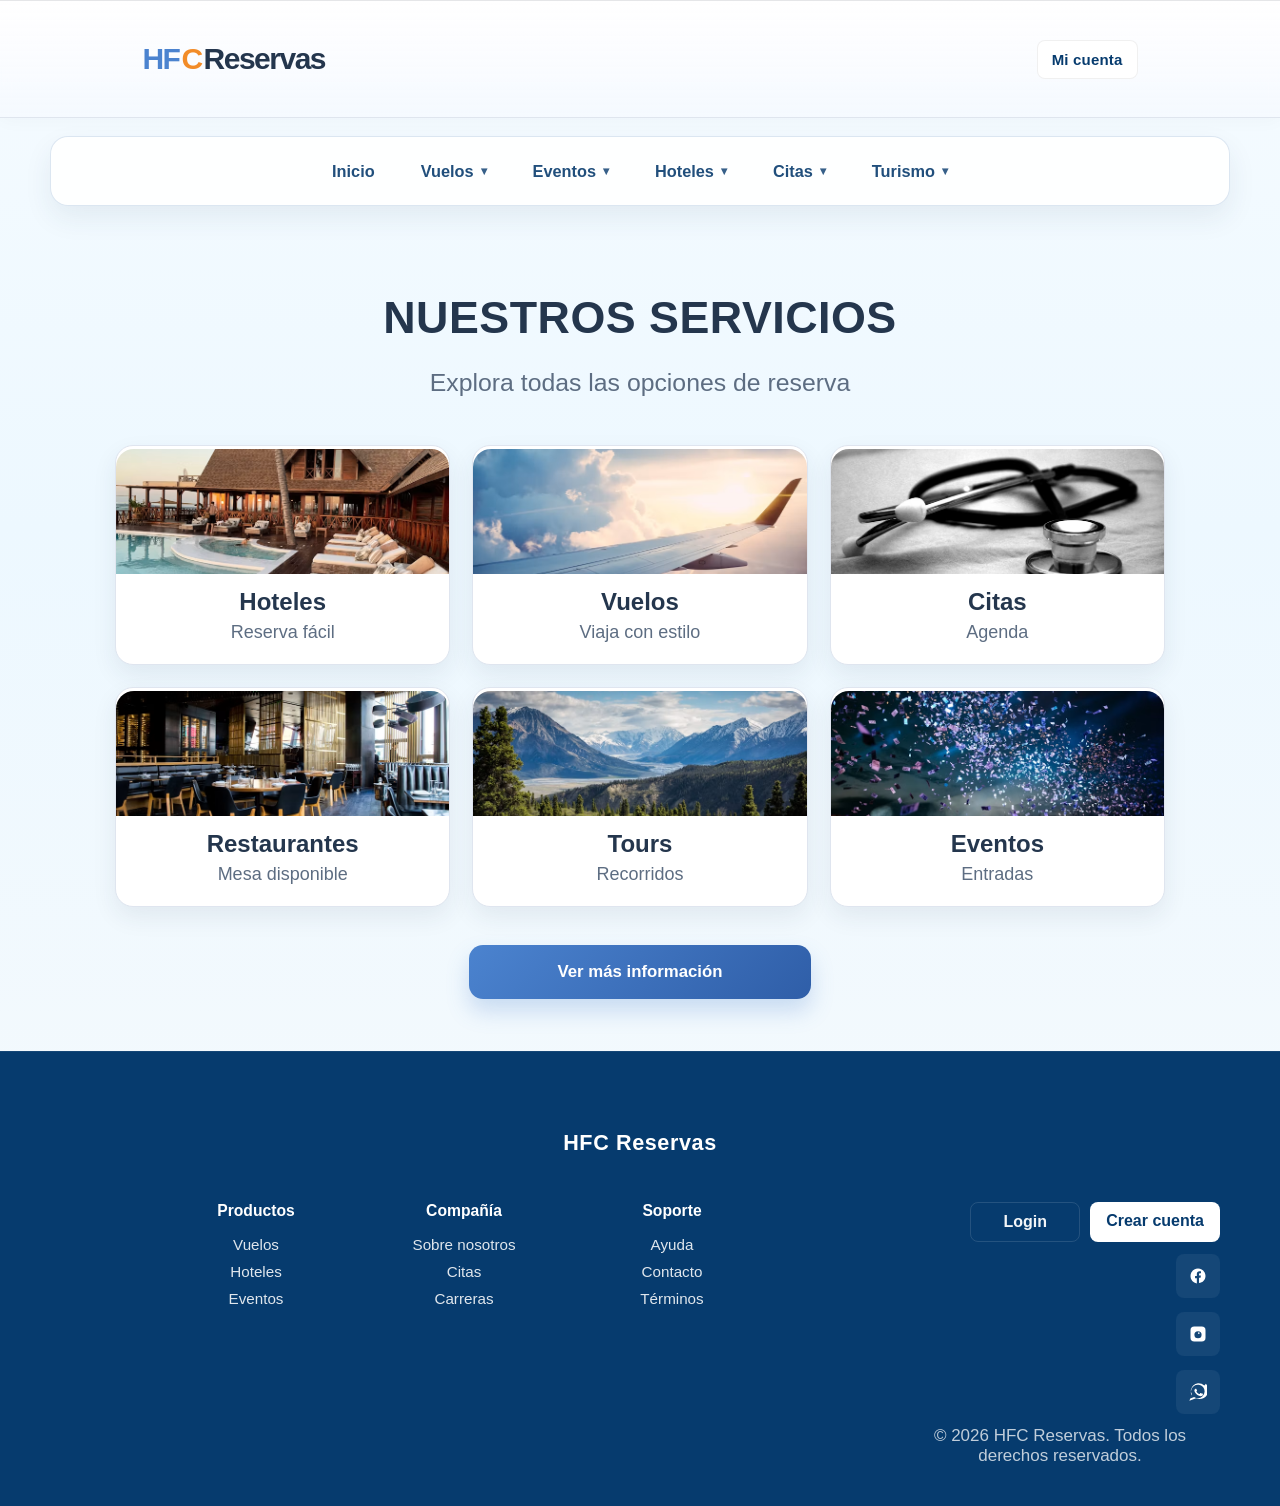
<file: Index.html>
<!DOCTYPE html>
<html lang="es">
<head>
    <meta charset="UTF-8">
    <meta name="viewport" content="width=device-width, initial-scale=1.0">
    <title>HFC Reservas</title>
    <link rel="icon" type="image/svg+xml" href="images/logolol.png">
    <link rel="stylesheet" href="CSS/style.css">
</head>
<body>
    <header>
        <div class="nav">
            <div class="nav-row">
                <div class="brand"><span class="brand-hf">HF</span><span class="brand-c">C</span> <span>Reservas</span></div>
                <div class="header-actions">
                    <button class="ai-label" type="button" aria-label="Mi cuenta">
                        <span>Mi cuenta</span>
                    </button>
                </div>
            </div>
        </div>
    </header>
    <nav class="global-nav" aria-label="Navegación general">
        <a class="global-link" href="#inicio">Inicio</a>
        <div class="nav-item">
            <a class="nav-summary" href="vuelos.html" aria-expanded="false">Vuelos</a>
            <div class="submenu">
                <a href="#servicios">Buscar vuelos</a>
                <a href="#servicios">Tarifas</a>
                <a href="#servicios">Destinos</a>
            </div>
        </div>
        <div class="nav-item">
            <a class="nav-summary" href="eventos.html" aria-expanded="false">Eventos</a>
            <div class="submenu">
                <a href="#eventos">Próximos</a>
                <a href="#eventos">Entradas</a>
                <a href="#eventos">Promociones</a>
            </div>
        </div>
        <div class="nav-item">
            <a class="nav-summary" href="hoteles.html" aria-expanded="false">Hoteles</a>
            <div class="submenu">
                <a href="hoteles.html#hoteles">Hoteles</a>
                <a href="hoteles.html#restaurantes">Restaurantes</a>
            </div>
        </div>
        <div class="nav-item">
            <a class="nav-summary" href="citas.html" aria-expanded="false">Citas</a>
            <div class="submenu">
                <a href="citas.html#agendar">Agendar</a>
                <a href="citas.html#mis-citas">Mis citas</a>
            </div>
        </div>
        <div class="nav-item">
            <a class="nav-summary" href="lugaresturisticos.html" aria-expanded="false">Turismo</a>
            <div class="submenu">
                <a href="lugaresturisticos.html#destinos">Todos</a>
                <a href="lugaresturisticos.html?tipo=playa#destinos">Playas</a>
                <a href="lugaresturisticos.html?tipo=volcan#destinos">Volcanes</a>
                <a href="lugaresturisticos.html?tipo=naturaleza#destinos">Naturaleza</a>
                <a href="lugaresturisticos.html?tipo=cultura#destinos">Cultura</a>
            </div>
        </div>
        <!-- Ayuda eliminado por petición -->
    </nav>
    <script src="JS/index.js"></script>
    <script src="JS/info.js"></script>
    <main id="inicio">
        <h1 id="servicios">NUESTROS SERVICIOS</h1>
        <p class="intro">Explora todas las opciones de reserva</p>
        <section class="services" aria-label="Servicios disponibles">
            <a class="service" href="hoteles.html">
                <img class="service-image" src="images/hotel.avif" alt="Habitación de hotel">
                <h2>Hoteles</h2><p>Reserva fácil</p>
            </a>
            <a class="service" href="vuelos.html">
                <img class="service-image" src="images/vuelo.avif" alt="Avión volando">
                <h2>Vuelos</h2><p>Viaja con estilo</p>
            </a>
            <a class="service" href="citas.html">
                <img class="service-image" src="images/citas.avif" alt="Consulta médica">
                <h2>Citas</h2><p>Agenda</p>
            </a>
            <a class="service" href="hoteles.html#restaurantes">
                <img class="service-image" src="images/Restaurante.avif" alt="Interior de un restaurante">
                <h2>Restaurantes</h2><p>Mesa disponible</p>
            </a>
            <a class="service" href="lugaresturisticos.html">
                <img class="service-image" src="images/Recorridos.avif" alt="Paisaje de montaña">
                <h2>Tours</h2><p>Recorridos</p>
            </a>
            <a class="service" href="eventos.html">
                <img class="service-image" src="images/Eventos.avif" alt="Público en un evento">
                <h2>Eventos</h2><p>Entradas</p>
            </a>
        </section>
       <a href="información.html" class="more">Ver más información</a>
    </main>
    <footer class="site-footer">
        <div class="footer-inner">
            <div class="footer-brand">HFC Reservas</div>
            <div class="footer-columns">
                <div class="footer-col">
                    <h4>Productos</h4>
                    <a href="vuelos.html">Vuelos</a>
                    <a href="hoteles.html">Hoteles</a>
                    <a href="eventos.html">Eventos</a>
                </div>
                <div class="footer-col">
                    <h4>Compañía</h4>
                    <a href="información.html">Sobre nosotros</a>
                    <a href="citas.html">Citas</a>
                    <a href="#">Carreras</a>
                </div>
                <div class="footer-col">
                    <h4>Soporte</h4>
                    <a href="#ayuda">Ayuda</a>
                    <a href="#contacto">Contacto</a>
                    <a href="#terminos">Términos</a>
                </div>
            </div>
            <div class="footer-actions">
                <div class="footer-cta">
                    <a href="login.html" class="btn ghost">Login</a>
                    <a href="signup.html" class="btn primary">Crear cuenta</a>
                </div>
                <div class="footer-social" aria-label="Redes sociales">
                    <a class="facebook" href="#" aria-label="Facebook" title="Facebook"><svg viewBox="0 0 24 24" fill="currentColor" aria-hidden="true"><path d="M22 12.07C22 6.51 17.52 2 12 2S2 6.51 2 12.07c0 5 3.66 9.13 8.44 9.93v-7.03H8.08v-2.9h2.36V9.41c0-2.33 1.38-3.61 3.5-3.61.99 0 2.03.18 2.03.18v2.23h-1.14c-1.12 0-1.47.7-1.47 1.42v1.7h2.5l-.4 2.9h-2.1v7.03C18.34 21.2 22 17.08 22 12.07z"/></svg></a>
                    <a class="instagram" href="#" aria-label="Instagram" title="Instagram"><svg viewBox="0 0 24 24" fill="currentColor" aria-hidden="true"><path d="M7 2h10a5 5 0 015 5v10a5 5 0 01-5 5H7a5 5 0 01-5-5V7a5 5 0 015-5zm5 6.2A4.8 4.8 0 1016.8 13 4.8 4.8 0 0012 8.2zm6.4-2.3a1.1 1.1 0 11-1.1-1.1 1.1 1.1 0 011.1 1.1zM12 10.9A1.1 1.1 0 1113.1 12 1.1 1.1 0 0112 10.9z"/></svg></a>
                    <a class="whatsapp" href="#" aria-label="WhatsApp" title="WhatsApp"><svg viewBox="0 0 24 24" fill="currentColor" aria-hidden="true"><path d="M20.52 3.48A11.79 11.79 0 0012 .2 11.7 11.7 0 002.4 9.34c0 2.06.54 3.95 1.48 5.65L.5 23.5l8.86-3.14a11.5 11.5 0 004.64 1.02h.02c6.51 0 11.9-5.3 11.9-11.82 0-3.17-1.24-6.15-3.4-8.56zM12 20.2h-.01a9.2 9.2 0 01-4.7-1.3l-.33-.2-5.26 1.86 1.78-4.08-.22-.36A9.2 9.2 0 013 9.34 8.99 8.99 0 1112 20.2zM17.3 14.3c-.26-.13-1.56-.76-1.8-.85-.24-.09-.41-.13-.58.13-.18.26-.7.85-.86 1.02-.16.18-.32.2-.58.07-.26-.13-1.1-.4-2.1-1.3-.78-.7-1.3-1.56-1.45-1.82-.15-.26-.02-.4.11-.53.11-.11.26-.29.39-.43.13-.13.18-.22.26-.36.09-.13.04-.25-.02-.36-.07-.11-.58-1.4-.8-1.92-.21-.5-.43-.43-.58-.44l-.5-.01c-.18 0-.46.07-.7.34-.24.26-.9.88-.9 2.13 0 1.24.92 2.45 1.05 2.62.13.18 1.8 2.8 4.37 3.92 3.06 1.4 3.06.93 3.62.87.58-.07 1.88-.76 2.14-1.5.26-.74.26-1.37.18-1.5-.07-.13-.24-.18-.5-.31z"/></svg></a>
                </div>
                <p class="copyright">© 2026 HFC Reservas. Todos los derechos reservados.</p>
            </div>
        </div>
    </footer>
</body>
</html>
</file>
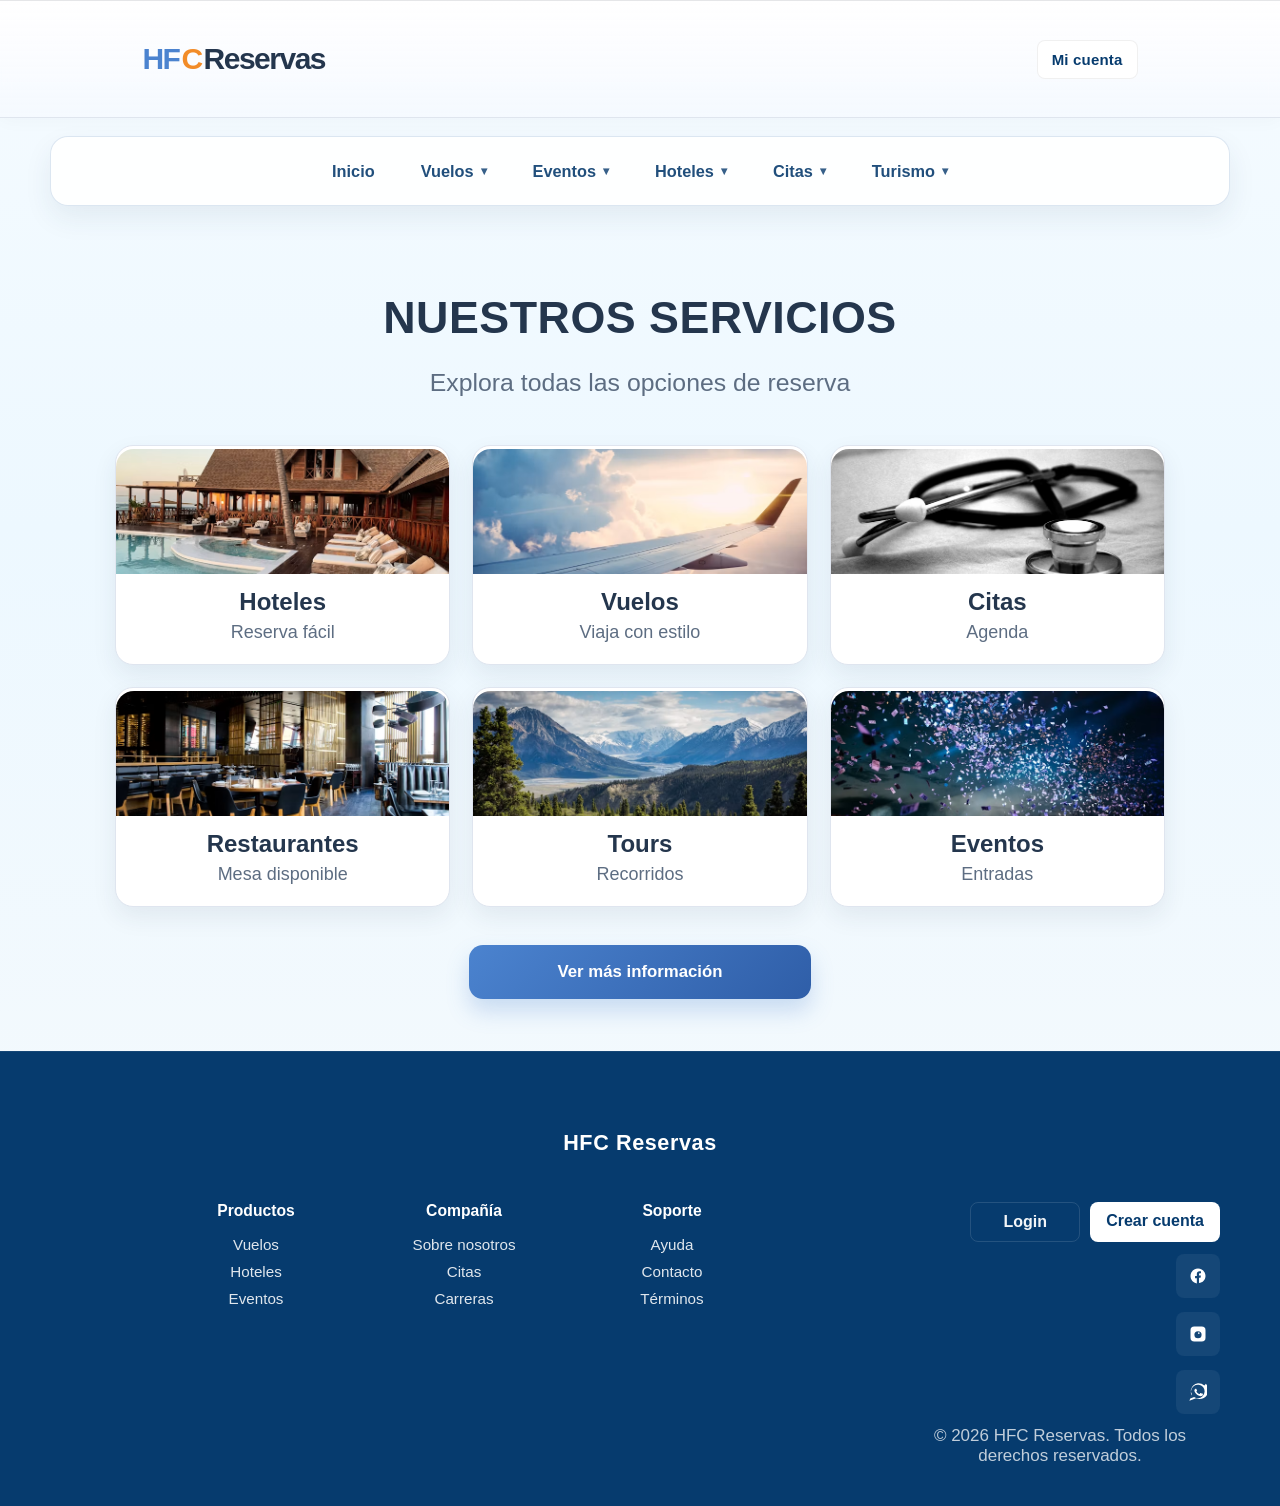
<file: index.html>
<!DOCTYPE html>
<html lang="es">
<head>
    <meta charset="UTF-8">
    <meta name="viewport" content="width=device-width, initial-scale=1.0">
    <title>HFC Reservas</title>
    <link rel="icon" type="image/svg+xml" href="images/logolol.png">
    <link rel="stylesheet" href="CSS/style.css">
</head>
<body>
    <header>
        <div class="nav">
            <div class="nav-row">
                <div class="brand"><span class="brand-hf">HF</span><span class="brand-c">C</span> <span>Reservas</span></div>
                <div class="header-actions">
                    <button class="ai-label" type="button" aria-label="Mi cuenta">
                        <span>Mi cuenta</span>
                    </button>
                </div>
            </div>
        </div>
    </header>
    <nav class="global-nav" aria-label="Navegación general">
        <a class="global-link" href="#inicio">Inicio</a>
        <div class="nav-item">
            <a class="nav-summary" href="vuelos.html" aria-expanded="false">Vuelos</a>
            <div class="submenu">
                <a href="#servicios">Buscar vuelos</a>
                <a href="#servicios">Tarifas</a>
                <a href="#servicios">Destinos</a>
            </div>
        </div>
        <div class="nav-item">
            <a class="nav-summary" href="eventos.html" aria-expanded="false">Eventos</a>
            <div class="submenu">
                <a href="#eventos">Próximos</a>
                <a href="#eventos">Entradas</a>
                <a href="#eventos">Promociones</a>
            </div>
        </div>
        <div class="nav-item">
            <a class="nav-summary" href="hoteles.html" aria-expanded="false">Hoteles</a>
            <div class="submenu">
                <a href="hoteles.html#hoteles">Hoteles</a>
                <a href="hoteles.html#restaurantes">Restaurantes</a>
            </div>
        </div>
        <div class="nav-item">
            <a class="nav-summary" href="citas.html" aria-expanded="false">Citas</a>
            <div class="submenu">
                <a href="citas.html#agendar">Agendar</a>
                <a href="citas.html#mis-citas">Mis citas</a>
            </div>
        </div>
        <div class="nav-item">
            <a class="nav-summary" href="lugaresturisticos.html" aria-expanded="false">Turismo</a>
            <div class="submenu">
                <a href="lugaresturisticos.html#destinos">Todos</a>
                <a href="lugaresturisticos.html?tipo=playa#destinos">Playas</a>
                <a href="lugaresturisticos.html?tipo=volcan#destinos">Volcanes</a>
                <a href="lugaresturisticos.html?tipo=naturaleza#destinos">Naturaleza</a>
                <a href="lugaresturisticos.html?tipo=cultura#destinos">Cultura</a>
            </div>
        </div>
        <!-- Ayuda eliminado por petición -->
    </nav>
    <script src="JS/index.js"></script>
    <script src="JS/info.js"></script>
    <main id="inicio">
        <h1 id="servicios">NUESTROS SERVICIOS</h1>
        <p class="intro">Explora todas las opciones de reserva</p>
        <section class="services" aria-label="Servicios disponibles">
            <a class="service" href="hoteles.html">
                <img class="service-image" src="images/hotel.avif" alt="Habitación de hotel">
                <h2>Hoteles</h2><p>Reserva fácil</p>
            </a>
            <a class="service" href="vuelos.html">
                <img class="service-image" src="images/vuelo.avif" alt="Avión volando">
                <h2>Vuelos</h2><p>Viaja con estilo</p>
            </a>
            <a class="service" href="citas.html">
                <img class="service-image" src="images/citas.avif" alt="Consulta médica">
                <h2>Citas</h2><p>Agenda</p>
            </a>
            <a class="service" href="hoteles.html#restaurantes">
                <img class="service-image" src="images/Restaurante.avif" alt="Interior de un restaurante">
                <h2>Restaurantes</h2><p>Mesa disponible</p>
            </a>
            <a class="service" href="lugaresturisticos.html">
                <img class="service-image" src="images/Recorridos.avif" alt="Paisaje de montaña">
                <h2>Tours</h2><p>Recorridos</p>
            </a>
            <a class="service" href="eventos.html">
                <img class="service-image" src="images/Eventos.avif" alt="Público en un evento">
                <h2>Eventos</h2><p>Entradas</p>
            </a>
        </section>
       <a href="información.html" class="more">Ver más información</a>
    </main>
    <footer class="site-footer">
        <div class="footer-inner">
            <div class="footer-brand">HFC Reservas</div>
            <div class="footer-columns">
                <div class="footer-col">
                    <h4>Productos</h4>
                    <a href="vuelos.html">Vuelos</a>
                    <a href="hoteles.html">Hoteles</a>
                    <a href="eventos.html">Eventos</a>
                </div>
                <div class="footer-col">
                    <h4>Compañía</h4>
                    <a href="información.html">Sobre nosotros</a>
                    <a href="citas.html">Citas</a>
                    <a href="#">Carreras</a>
                </div>
                <div class="footer-col">
                    <h4>Soporte</h4>
                    <a href="#ayuda">Ayuda</a>
                    <a href="#contacto">Contacto</a>
                    <a href="#terminos">Términos</a>
                </div>
            </div>
            <div class="footer-actions">
                <div class="footer-cta">
                    <a href="login.html" class="btn ghost">Login</a>
                    <a href="signup.html" class="btn primary">Crear cuenta</a>
                </div>
                <div class="footer-social" aria-label="Redes sociales">
                    <a class="facebook" href="#" aria-label="Facebook" title="Facebook"><svg viewBox="0 0 24 24" fill="currentColor" aria-hidden="true"><path d="M22 12.07C22 6.51 17.52 2 12 2S2 6.51 2 12.07c0 5 3.66 9.13 8.44 9.93v-7.03H8.08v-2.9h2.36V9.41c0-2.33 1.38-3.61 3.5-3.61.99 0 2.03.18 2.03.18v2.23h-1.14c-1.12 0-1.47.7-1.47 1.42v1.7h2.5l-.4 2.9h-2.1v7.03C18.34 21.2 22 17.08 22 12.07z"/></svg></a>
                    <a class="instagram" href="#" aria-label="Instagram" title="Instagram"><svg viewBox="0 0 24 24" fill="currentColor" aria-hidden="true"><path d="M7 2h10a5 5 0 015 5v10a5 5 0 01-5 5H7a5 5 0 01-5-5V7a5 5 0 015-5zm5 6.2A4.8 4.8 0 1016.8 13 4.8 4.8 0 0012 8.2zm6.4-2.3a1.1 1.1 0 11-1.1-1.1 1.1 1.1 0 011.1 1.1zM12 10.9A1.1 1.1 0 1113.1 12 1.1 1.1 0 0112 10.9z"/></svg></a>
                    <a class="whatsapp" href="#" aria-label="WhatsApp" title="WhatsApp"><svg viewBox="0 0 24 24" fill="currentColor" aria-hidden="true"><path d="M20.52 3.48A11.79 11.79 0 0012 .2 11.7 11.7 0 002.4 9.34c0 2.06.54 3.95 1.48 5.65L.5 23.5l8.86-3.14a11.5 11.5 0 004.64 1.02h.02c6.51 0 11.9-5.3 11.9-11.82 0-3.17-1.24-6.15-3.4-8.56zM12 20.2h-.01a9.2 9.2 0 01-4.7-1.3l-.33-.2-5.26 1.86 1.78-4.08-.22-.36A9.2 9.2 0 013 9.34 8.99 8.99 0 1112 20.2zM17.3 14.3c-.26-.13-1.56-.76-1.8-.85-.24-.09-.41-.13-.58.13-.18.26-.7.85-.86 1.02-.16.18-.32.2-.58.07-.26-.13-1.1-.4-2.1-1.3-.78-.7-1.3-1.56-1.45-1.82-.15-.26-.02-.4.11-.53.11-.11.26-.29.39-.43.13-.13.18-.22.26-.36.09-.13.04-.25-.02-.36-.07-.11-.58-1.4-.8-1.92-.21-.5-.43-.43-.58-.44l-.5-.01c-.18 0-.46.07-.7.34-.24.26-.9.88-.9 2.13 0 1.24.92 2.45 1.05 2.62.13.18 1.8 2.8 4.37 3.92 3.06 1.4 3.06.93 3.62.87.58-.07 1.88-.76 2.14-1.5.26-.74.26-1.37.18-1.5-.07-.13-.24-.18-.5-.31z"/></svg></a>
                </div>
                <p class="copyright">© 2026 HFC Reservas. Todos los derechos reservados.</p>
            </div>
        </div>
    </footer>
</body>
</html>
</file>
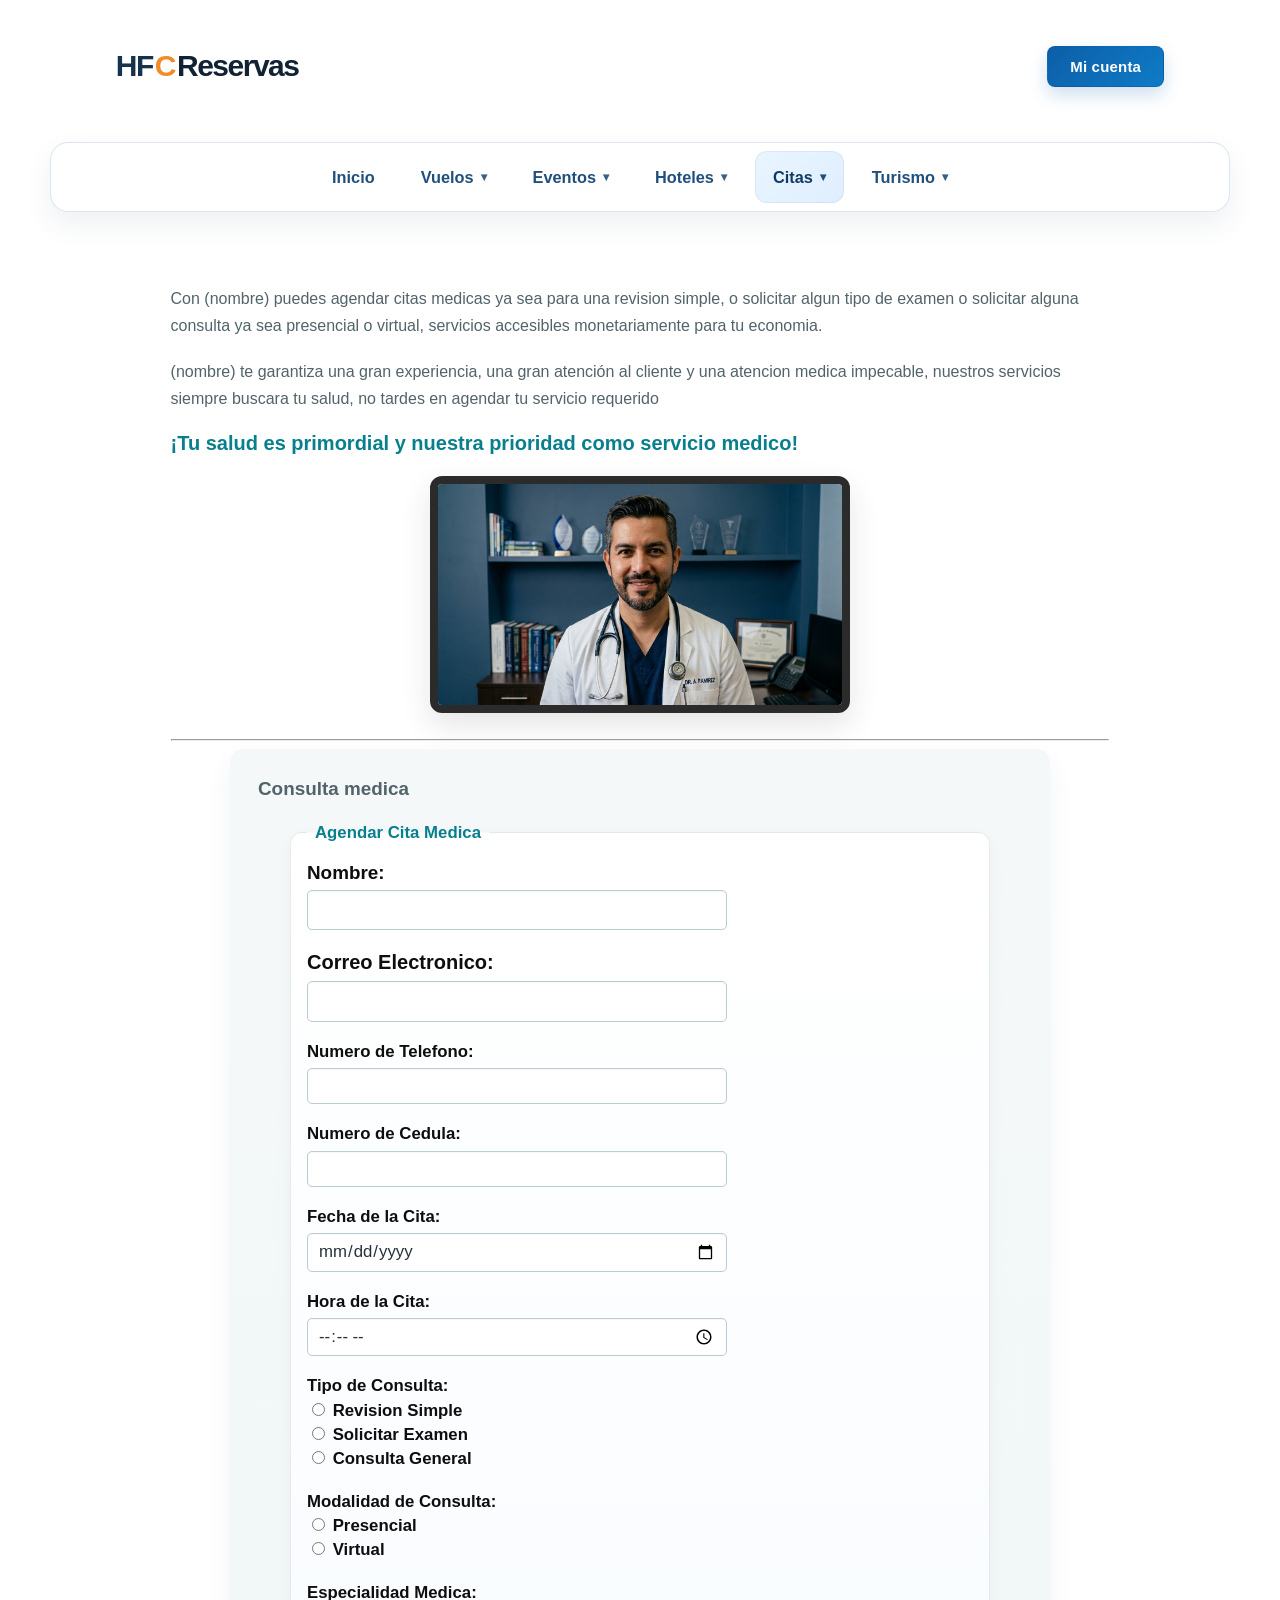
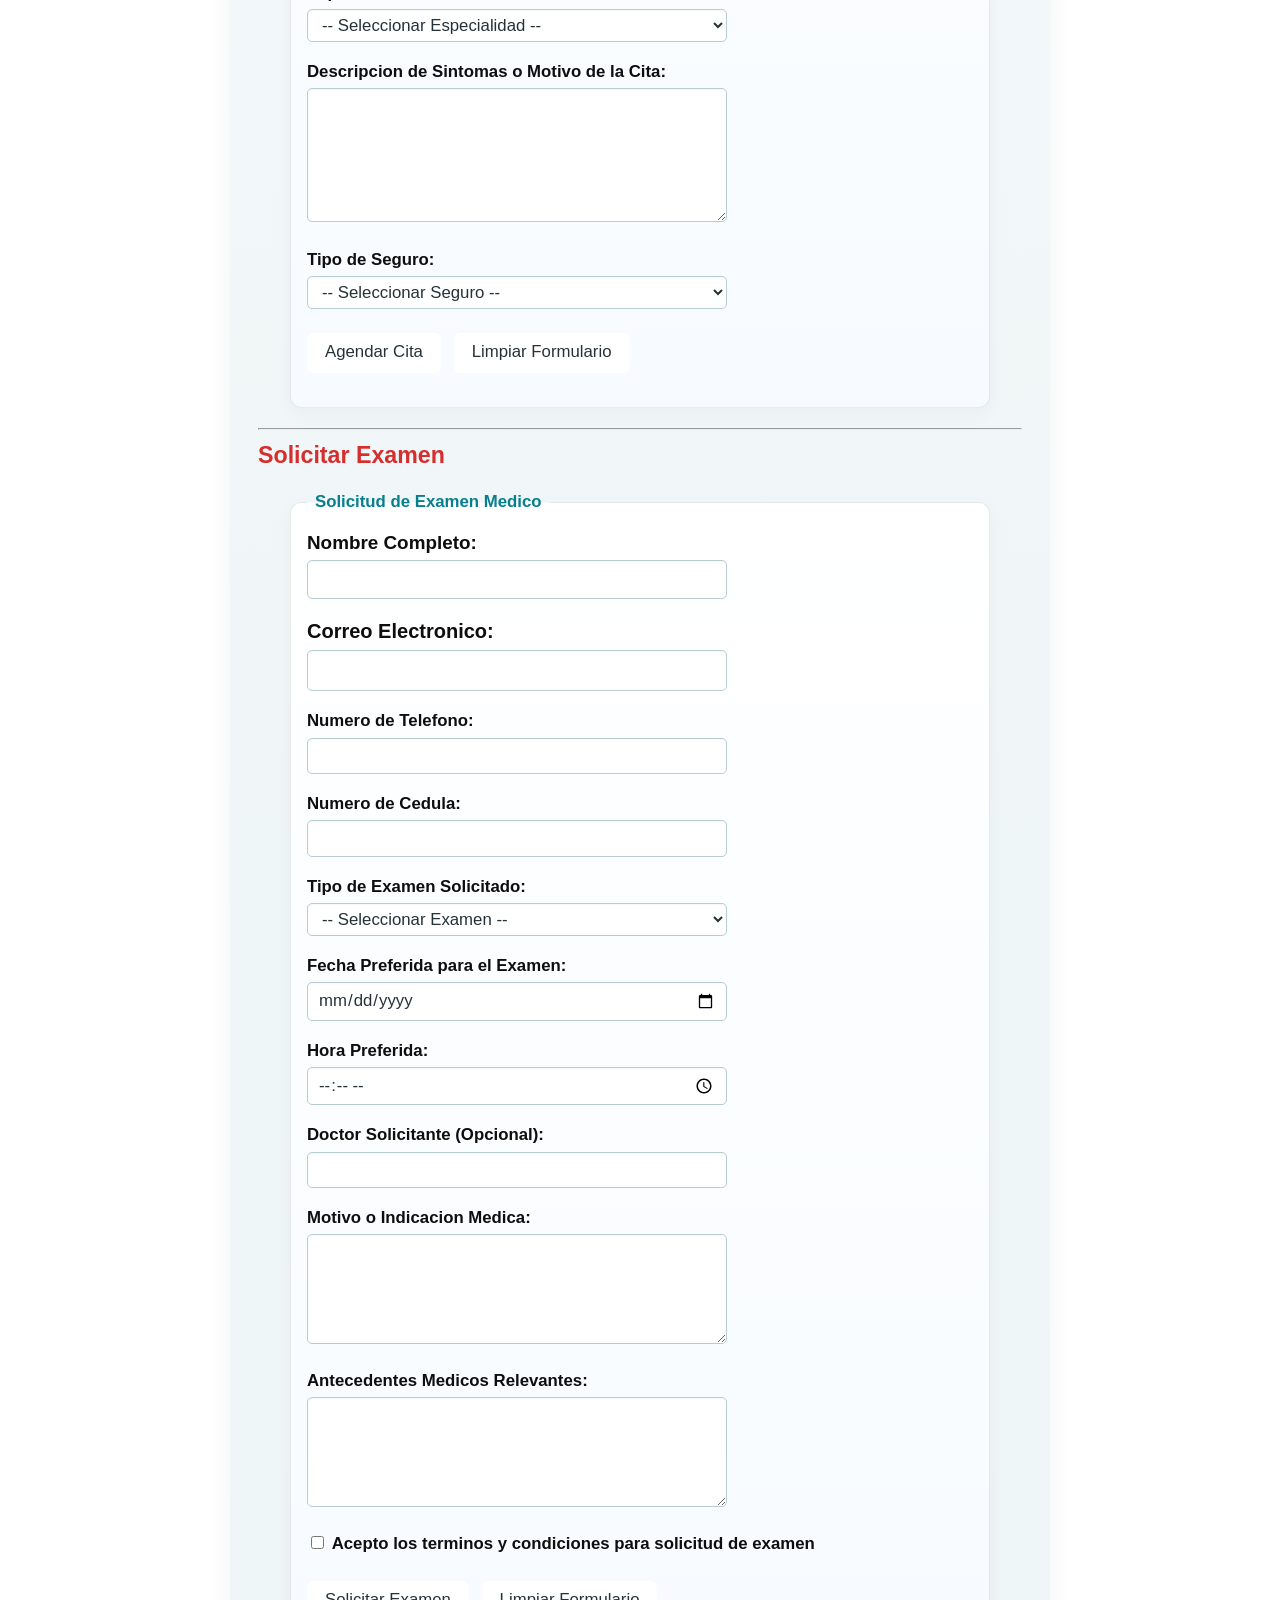
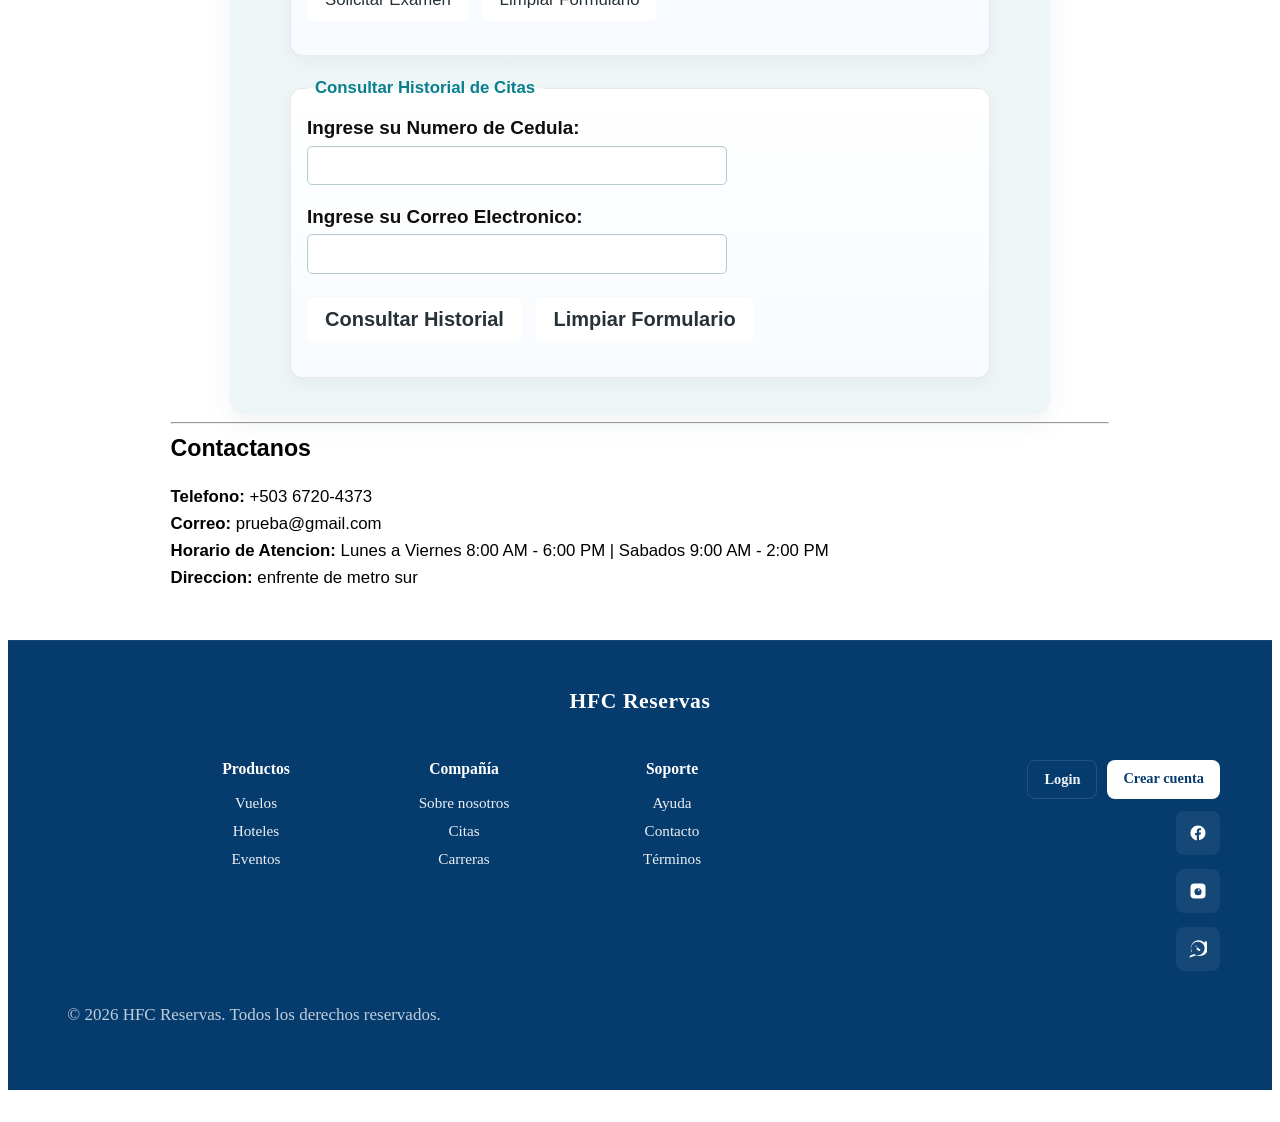
<file: citas.html>
<!DOCTYPE html>
<html lang="es">
<head>
    <meta charset="UTF-8">
    <meta name="viewport" content="width=device-width, initial-scale=1.0">
    <title>Citas | HFC Reservas</title>
    <link rel="icon" type="image/svg+xml" href="images/logo-favicon.svg">
    <link rel="stylesheet" href="CSS/citas.css">
</head>
<body>
    <header>
        <div class="nav">
            <div class="nav-row">
                <div class="brand"><span class="brand-hf">HF</span><span class="brand-c">C</span> <span>Reservas</span></div>
                <div class="header-actions">
                    <button class="ai-label" type="button" aria-label="Mi cuenta">
                        <span>Mi cuenta</span>
                    </button>
                </div>
            </div>
        </div>
    </header>

    <nav class="global-nav" aria-label="Navegación general">
        <a class="global-link" href="index.html">Inicio</a>
        <div class="nav-item">
            <a class="nav-summary" href="vuelos.html" aria-expanded="false">Vuelos</a>
            <div class="submenu">
                <a href="vuelos.html#buscar">Buscar vuelos</a>
                <a href="vuelos.html#tarifas">Tarifas</a>
                <a href="vuelos.html#destinos">Destinos</a>
            </div>
        </div>
        <div class="nav-item">
            <a class="nav-summary" href="eventos.html" aria-expanded="false">Eventos</a>
            <div class="submenu">
                <a href="eventos.html#proximos">Próximos</a>
                <a href="eventos.html#entradas">Entradas</a>
                <a href="eventos.html#promociones">Promociones</a>
            </div>
        </div>
        <div class="nav-item">
            <a class="nav-summary" href="hoteles.html" aria-expanded="false">Hoteles</a>
            <div class="submenu">
                <a href="hoteles.html#hoteles">Hoteles</a>
                <a href="hoteles.html#restaurantes">Restaurantes</a>
            </div>
        </div>
        <div class="nav-item">
            <a class="nav-summary" href="citas.html" aria-expanded="false">Citas</a>
            <div class="submenu">
                <a href="citas.html#agendar">Agendar</a>
                <a href="citas.html#mis-citas">Mis citas</a>
            </div>
        </div>
        <div class="nav-item">
            <a class="nav-summary" href="lugaresturisticos.html" aria-expanded="false">Turismo</a>
            <div class="submenu">
                <a href="lugaresturisticos.html#destinos">Todos</a>
                <a href="lugaresturisticos.html?tipo=playa#destinos">Playas</a>
                <a href="lugaresturisticos.html?tipo=volcan#destinos">Volcanes</a>
                <a href="lugaresturisticos.html?tipo=naturaleza#destinos">Naturaleza</a>
                <a href="lugaresturisticos.html?tipo=cultura#destinos">Cultura</a>
            </div>
        </div>
        <!-- Ayuda eliminado por petición -->
    </nav>

    <main class="citas-page">
        <p align="justify"><span style="font-size:1rem;">Con (nombre) puedes agendar citas medicas ya sea para una revision simple, o solicitar algun tipo de examen o solicitar alguna consulta ya sea presencial o virtual, servicios accesibles monetariamente para tu economia.</span></p>
        <p align="justify"><span style="font-size:1rem;">(nombre) te garantiza una gran experiencia, una gran atención al cliente y una atencion medica impecable, nuestros servicios siempre buscara tu salud, no tardes en agendar tu servicio requerido</span></p>
        <p align="justify">¡Tu salud es primordial y nuestra prioridad como servicio medico!</p>
        <div class="image-wrap">
            <img class="doctor-img" src="images/DocThor.jpg" alt="Doctor con estetoscopio - HFC Reservas">
        </div>
        <hr>
        <div class="form-panel">
            <p class="section-title">Consulta medica</p>

            <form name="formCita" method="POST" action="procesar_cita.php">
                <fieldset>
                    <legend>Agendar Cita Medica</legend>
                    <p>
                        <label for="nombre">Nombre:</label><br>
                        <input type="text" id="nombre" name="nombre" required size="30">
                    </p>
                    <p>
                        <label for="correo">Correo Electronico:</label><br>
                        <input type="email" id="correo" name="correo" required size="40">
                    </p>
                    <p>
                        <label for="telefono">Numero de Telefono:</label><br>
                        <input type="tel" id="telefono" name="telefono" required size="40">
                    </p>
                    <p>
                        <label for="cedula">Numero de Cedula:</label><br>
                        <input type="text" id="cedula" name="cedula" required size="40">
                    </p>
                    <p>
                        <label for="fecha">Fecha de la Cita:</label><br>
                        <input type="date" id="fecha" name="fecha" required>
                    </p>
                    <p>
                        <label for="hora">Hora de la Cita:</label><br>
                        <input type="time" id="hora" name="hora" required>
                    </p>
                    <p>
                        <label>Tipo de Consulta:</label><br>
                        <input type="radio" id="revision" name="tipoconsulta" value="Revision Simple" required> <label for="revision">Revision Simple</label><br>
                        <input type="radio" id="examen" name="tipoconsulta" value="Solicitar Examen"> <label for="examen">Solicitar Examen</label><br>
                        <input type="radio" id="consulta" name="tipoconsulta" value="Consulta General"> <label for="consulta">Consulta General</label>
                    </p>
                    <p>
                        <label>Modalidad de Consulta:</label><br>
                        <input type="radio" id="presencial" name="modalidad" value="Presencial" required> <label for="presencial">Presencial</label><br>
                        <input type="radio" id="virtual" name="modalidad" value="Virtual"> <label for="virtual">Virtual</label>
                    </p>
                    <p>
                        <label for="especialidad">Especialidad Medica:</label><br>
                        <select id="especialidad" name="especialidad" required>
                            <option value="">-- Seleccionar Especialidad --</option>
                            <option value="Medicina General">Solicitar Medicamento</option>
                            <option value="Cardiologia">Cardiologia</option>
                            <option value="Odontologia">Odontologia</option>
                            <option value="Neurologia">Neurologia</option>
                            <option value="Psicologia">Psicologia</option>
                            <option value="Pediatria">Pediatria</option>
                            <option value="Lectura de resulados de examenes">Lectura de resulados de examenes</option>
                        </select>
                    </p>
                    <p>
                        <label for="descripcion">Descripcion de Sintomas o Motivo de la Cita:</label><br>
                        <textarea id="descripcion" name="descripcion" rows="5" cols="50" required></textarea>
                    </p>
                    <p>
                        <label for="seguro">Tipo de Seguro:</label><br>
                        <select id="seguro" name="seguro" required>
                            <option value="">-- Seleccionar Seguro --</option>
                            <option value="Seguro Privado">Seguro Privado</option>
                            <option value="Seguro Publico">Seguro Publico</option>
                            <option value="Sin Seguro">Sin Seguro</option>
                            <option value="Otro">Otro</option>
                        </select>
                    </p>
                    <p>
                        <input type="submit" value="Agendar Cita">
                        <input type="reset" value="Limpiar Formulario">
                    </p>
                </fieldset>
            </form>

            <hr>
            <p class="section-title">Solicitar Examen</p>

            <form name="formExamen" method="POST" action="procesar_examen.php">
                <fieldset>
                    <legend>Solicitud de Examen Medico</legend>
                    <p>
                        <label for="nombreExamen">Nombre Completo:</label><br>
                        <input type="text" id="nombreExamen" name="nombreExamen" required size="40">
                    </p>
                    <p>
                        <label for="correoExamen">Correo Electronico:</label><br>
                        <input type="email" id="correoExamen" name="correoExamen" required size="40">
                    </p>
                    <p>
                        <label for="telefonoExamen">Numero de Telefono:</label><br>
                        <input type="tel" id="telefonoExamen" name="telefonoExamen" required size="40">
                    </p>
                    <p>
                        <label for="cedulaExamen">Numero de Cedula:</label><br>
                        <input type="text" id="cedulaExamen" name="cedulaExamen" required size="40">
                    </p>
                    <p>
                        <label for="tipoExamen">Tipo de Examen Solicitado:</label><br>
                        <select id="tipoExamen" name="tipoExamen" required>
                            <option value="">-- Seleccionar Examen --</option>
                            <option value="Analisis de Sangre">Analisis de Sangre</option>
                            <option value="Rayos X">Rayos X</option>
                            <option value="Ecografia">Ecografia</option>
                            <option value="Resonancia Magnetica">Resonancia Magnetica</option>
                            <option value="Tomografia">Tomografia</option>
                            <option value="Endoscopia">Endoscopia</option>
                            <option value="Colonoscopia">Colonoscopia</option>
                            <option value="orina y popo">orina y popo</option>
                        </select>
                    </p>
                    <p>
                        <label for="fechaExamen">Fecha Preferida para el Examen:</label><br>
                        <input type="date" id="fechaExamen" name="fechaExamen" required>
                    </p>
                    <p>
                        <label for="horaExamen">Hora Preferida:</label><br>
                        <input type="time" id="horaExamen" name="horaExamen" required>
                    </p>
                    <p>
                        <label for="doctorSolicitante">Doctor Solicitante (Opcional):</label><br>
                        <input type="text" id="doctorSolicitante" name="doctorSolicitante" size="40">
                    </p>
                    <p>
                        <label for="motivoExamen">Motivo o Indicacion Medica:</label><br>
                        <textarea id="motivoExamen" name="motivoExamen" rows="4" cols="50" required></textarea>
                    </p>
                    <p>
                        <label for="antecedentes">Antecedentes Medicos Relevantes:</label><br>
                        <textarea id="antecedentes" name="antecedentes" rows="4" cols="50"></textarea>
                    </p>
                    <p>
                        <input type="checkbox" id="terminosExamen" name="terminosExamen" required>
                        <label for="terminosExamen">Acepto los terminos y condiciones para solicitud de examen</label>
                    </p>
                    <p>
                        <input type="submit" value="Solicitar Examen">
                        <input type="reset" value="Limpiar Formulario">
                    </p>
                </fieldset>
            </form>

            <fieldset>
                <legend>Consultar Historial de Citas</legend>
                <form name="formHistorial" method="POST" action="consultar_historial.php">
                    <p>
                        <label for="cedulaHistorial">Ingrese su Numero de Cedula:</label><br>
                        <input type="text" id="cedulaHistorial" name="cedulaHistorial" required size="40">
                    </p>
                    <p>
                        <label for="correoHistorial">Ingrese su Correo Electronico:</label><br>
                        <input type="email" id="correoHistorial" name="correoHistorial" required size="40">
                    </p>
                    <p>
                        <input type="submit" value="Consultar Historial">
                        <input type="reset" value="Limpiar Formulario">
                    </p>
                </form>
            </fieldset>
        </div>
        <hr>
        <p class="contact-title">Contactanos</p>
        <p class="contact-info">
            <strong>Telefono:</strong> <span>+503 6720-4373</span><br>
            <strong>Correo:</strong> <span>prueba@gmail.com</span><br>
            <strong>Horario de Atencion:</strong> <span>Lunes a Viernes 8:00 AM - 6:00 PM | Sabados 9:00 AM - 2:00 PM</span><br>
            <strong>Direccion:</strong> <span>enfrente de metro sur</span>
        </p>
    </main>

    <footer class="site-footer">
        <div class="footer-inner">
            <div class="footer-brand">HFC Reservas</div>
            <div class="footer-columns">
                <div class="footer-col">
                    <h4>Productos</h4>
                    <a href="vuelos.html">Vuelos</a>
                    <a href="hoteles.html">Hoteles</a>
                    <a href="eventos.html">Eventos</a>
                </div>
                <div class="footer-col">
                    <h4>Compañía</h4>
                    <a href="información.html">Sobre nosotros</a>
                    <a href="citas.html">Citas</a>
                    <a href="#">Carreras</a>
                </div>
                <div class="footer-col">
                    <h4>Soporte</h4>
                    <a href="#ayuda">Ayuda</a>
                    <a href="#contacto">Contacto</a>
                    <a href="#terminos">Términos</a>
                </div>
            </div>
            <div class="footer-actions">
                <div class="footer-cta">
                    <a href="login.html" class="btn ghost">Login</a>
                    <a href="signup.html" class="btn primary">Crear cuenta</a>
                </div>
                <div class="footer-social" aria-label="Redes sociales">
                    <a class="facebook" href="#" aria-label="Facebook" title="Facebook"><svg viewBox="0 0 24 24" fill="currentColor" aria-hidden="true"><path d="M22 12.07C22 6.51 17.52 2 12 2S2 6.51 2 12.07c0 5 3.66 9.13 8.44 9.93v-7.03H8.08v-2.9h2.36V9.41c0-2.33 1.38-3.61 3.5-3.61.99 0 2.03.18 2.03.18v2.23h-1.14c-1.12 0-1.47.7-1.47 1.42v1.7h2.5l-.4 2.9h-2.1v7.03C18.34 21.2 22 17.08 22 12.07z"/></svg></a>
                    <a class="instagram" href="#" aria-label="Instagram" title="Instagram"><svg viewBox="0 0 24 24" fill="currentColor" aria-hidden="true"><path d="M7 2h10a5 5 0 015 5v10a5 5 0 01-5 5H7a5 5 0 01-5-5V7a5 5 0 015-5zm5 6.2A4.8 4.8 0 1016.8 13 4.8 4.8 0 0012 8.2zm6.4-2.3a1.1 1.1 0 11-1.1-1.1 1.1 1.1 0 011.1 1.1zM12 10.9A1.1 1.1 0 1113.1 12 1.1 1.1 0 0112 10.9z"/></svg></a>
                    <a class="whatsapp" href="#" aria-label="WhatsApp" title="WhatsApp"><svg viewBox="0 0 24 24" fill="currentColor" aria-hidden="true"><path d="M20.52 3.48A11.79 11.79 0 0012 .2 11.7 11.7 0 002.4 9.34c0 2.06.54 3.95 1.48 5.65L.5 23.5l8.86-3.14a11.5 11.5 0 004.64 1.02h.02c6.51 0 11.9-5.3 11.9-11.82 0-3.17-1.24-6.15-3.4-8.56zM12 20.2h-.01a9.2 9.2 0 01-4.7-1.3l-.33-.2-5.26 1.86 1.78-4.08-.22-.36A9.2 9.2 0 013 9.34 8.99 8.99 0 1112 20.2zM17.3 14.3c-.26-.13-1.56-.76-1.8-.85-.24-.09-.41-.13-.58.13-.18.26-.7.85-.86 1.02-.16.18-.32.2-.58.07-.26-.13-1.1-.4-2.1-1.3-.78-.7-1.3-1.56-1.45-1.82-.15-.26-.02-.4.11-.53.11-.11.26-.29.39-.43.13-.13.18-.22.26-.36.09-.13.04-.25-.02-.36-.07-.11-.58-1.4-.8-1.92-.21-.5-.43-.43-.58-.44l-.5-.01c-.18 0-.46.07-.7.34;- .24.26-.9.88-.9 2.13 0 1.24.92 2.45 1.05 2.62.13.18 1.8 2.8 4.37 3.92 3.06 1.4 3.06.93 3.62.87.58-.07 1.88-.76 2.14-1.5.26-.74.26-1.37.18-1.5-.07-.13-.24-.18-.5-.31z"/></svg></a>
                </div>
            </div>
            <p class="copyright">© 2026 HFC Reservas. Todos los derechos reservados.</p>
        </div>
    </footer>

    <script src="JS/index.js"></script>
    <script src="JS/citas.js" defer></script>
</body>
</html>
</file>
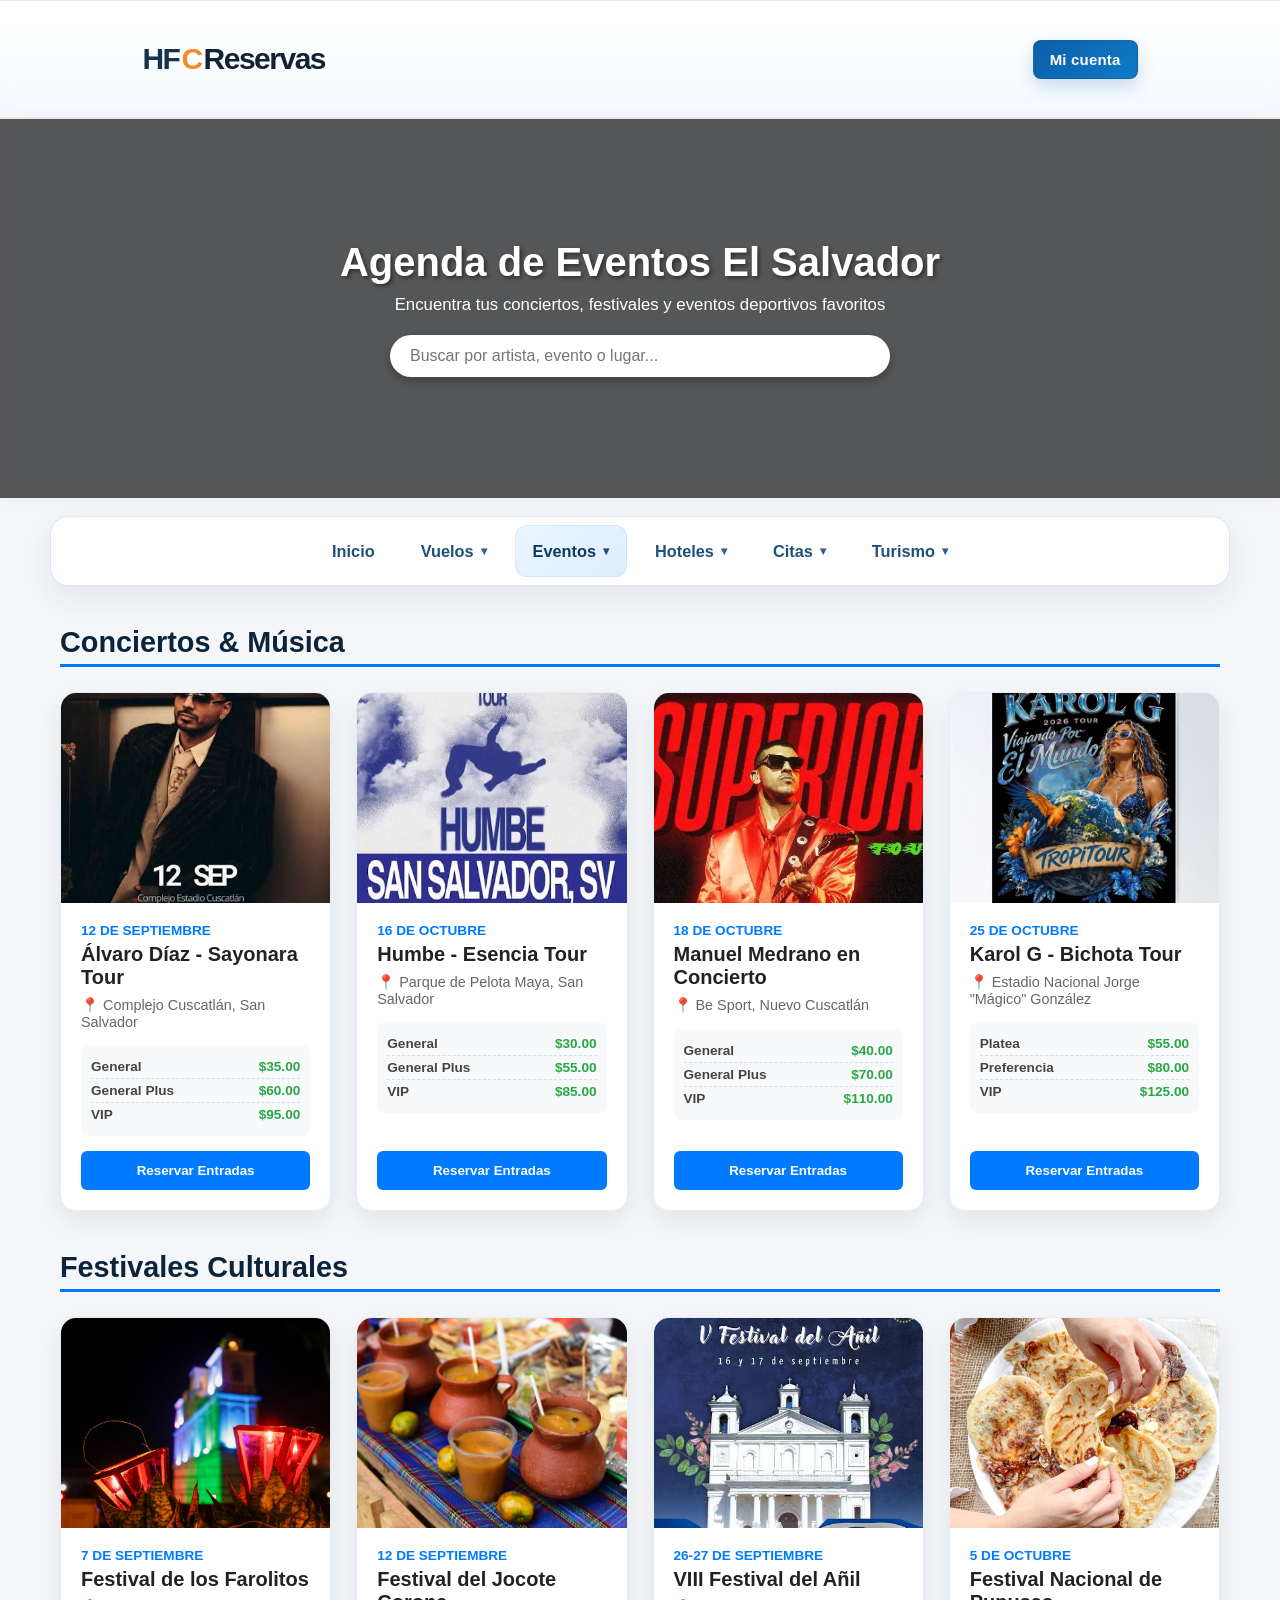
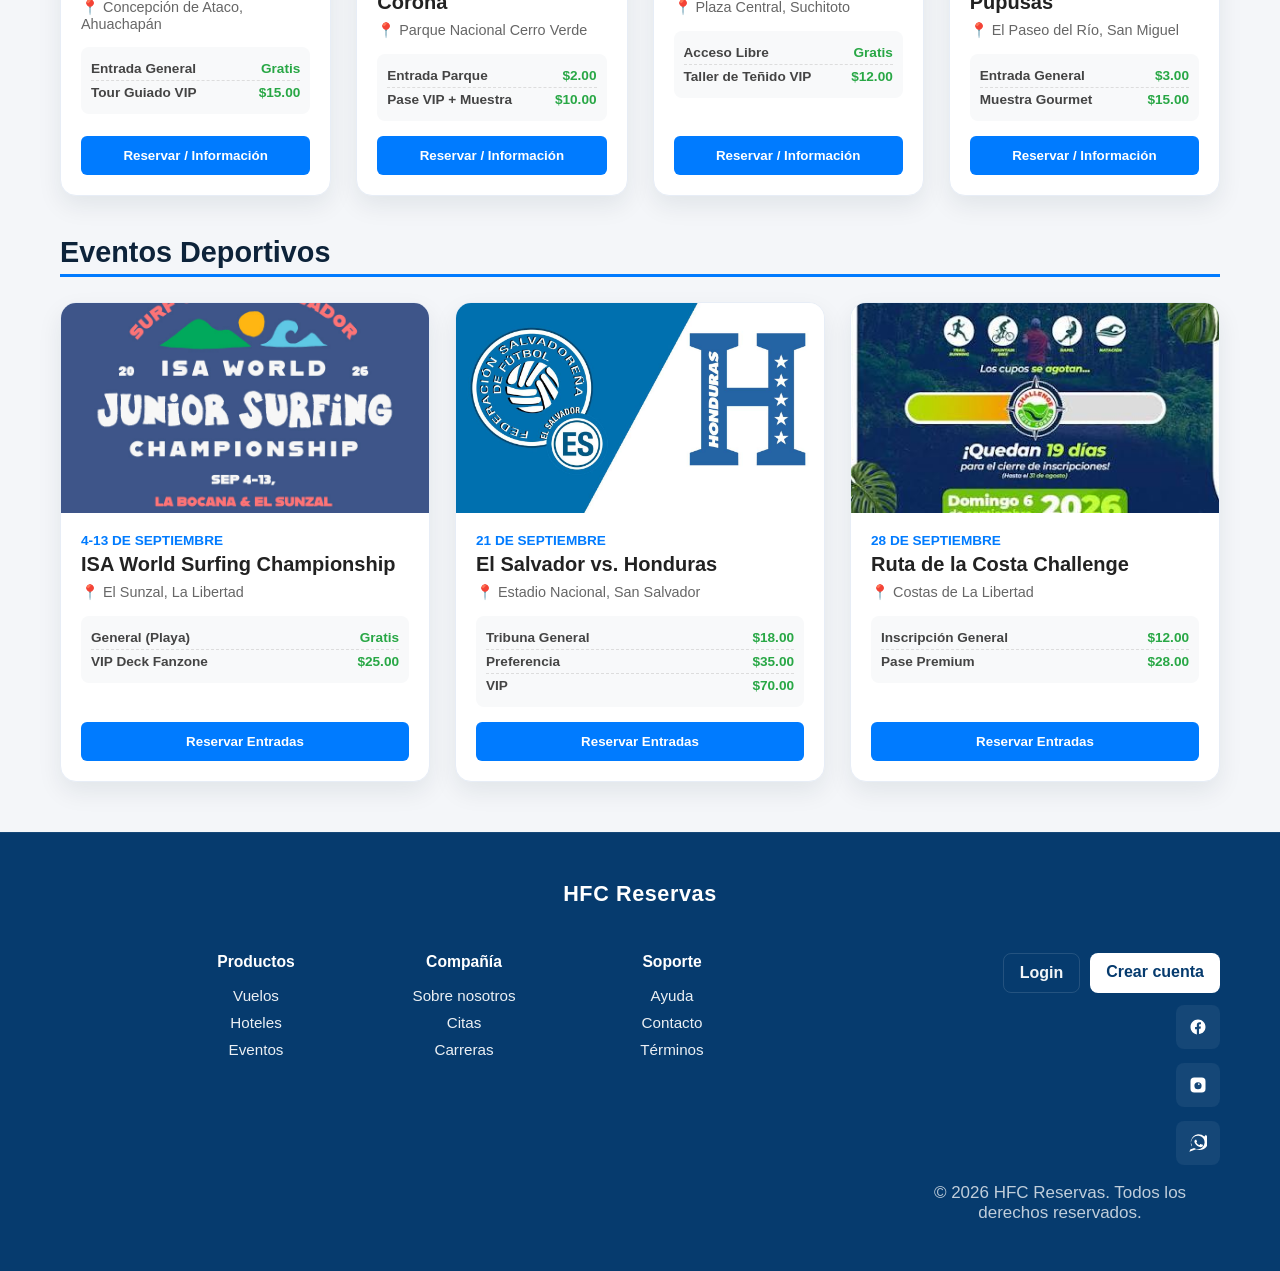
<file: eventos.html>
<!DOCTYPE html>
<html lang="es">
<head>
    <meta charset="UTF-8">
    <meta name="viewport" content="width=device-width, initial-scale=1.0">
    <title>Próximos Eventos en El Salvador</title>
    <link rel="icon" type="image/svg+xml" href="images/logo-favicon.svg">
    <link rel="stylesheet" href="CSS/eventos.css">
</head>
<body>
    <header>
        <div class="nav">
            <div class="nav-row">
                <div class="brand"><span class="brand-hf">HF</span><span class="brand-c">C</span> <span>Reservas</span></div>
                <div class="header-actions">
                    <button class="ai-label" type="button" aria-label="Mi cuenta">
                        <span>Mi cuenta</span>
                    </button>
                </div>
            </div>
        </div>
    </header>

    <header class="events-hero">
        <div class="events-hero-inner">
            <h1>Agenda de Eventos El Salvador</h1>
            <p>Encuentra tus conciertos, festivales y eventos deportivos favoritos</p>
            <div class="search-box">
                <input type="text" id="searchInput" placeholder="Buscar por artista, evento o lugar...">
            </div>
        </div>
    </header>

    <nav class="global-nav" aria-label="Navegación general">
        <a class="global-link" href="index.html">Inicio</a>

        <div class="nav-item">
            <a class="nav-summary" href="vuelos.html" aria-expanded="false">Vuelos</a>
            <div class="submenu">
                <a href="vuelos.html#buscar">Buscar vuelos</a>
                <a href="vuelos.html#tarifas">Tarifas</a>
                <a href="vuelos.html#destinos">Destinos</a>
            </div>
        </div>

        <div class="nav-item">
            <a class="nav-summary" href="eventos.html" aria-expanded="false">Eventos</a>
            <div class="submenu">
                <a href="#conciertos">Conciertos</a>
                <a href="#culturales">Festivales</a>
                <a href="#deportes">Deportes</a>
            </div>
        </div>

        <div class="nav-item">
            <a class="nav-summary" href="hoteles.html" aria-expanded="false">Hoteles</a>
            <div class="submenu">
                <a href="hoteles.html#hoteles">Hoteles</a>
                <a href="hoteles.html#restaurantes">Restaurantes</a>
            </div>
        </div>

        <div class="nav-item">
            <a class="nav-summary" href="citas.html" aria-expanded="false">Citas</a>
            <div class="submenu">
                <a href="citas.html#agendar">Agendar</a>
                <a href="citas.html#mis-citas">Mis citas</a>
            </div>
        </div>

        <div class="nav-item">
            <a class="nav-summary" href="lugaresturisticos.html" aria-expanded="false">Turismo</a>
            <div class="submenu">
                <a href="lugaresturisticos.html#destinos">Todos</a>
                <a href="lugaresturisticos.html?tipo=playa#destinos">Playas</a>
                <a href="lugaresturisticos.html?tipo=volcan#destinos">Volcanes</a>
                <a href="lugaresturisticos.html?tipo=naturaleza#destinos">Naturaleza</a>
                <a href="lugaresturisticos.html?tipo=cultura#destinos">Cultura</a>
            </div>
        </div>

        <!-- Ayuda eliminado por petición -->
    </nav>

    <main class="events-main">
        <h2 id="conciertos" class="category-title">Conciertos &amp; Música</h2>
        <div class="events-grid">
            <div class="event-card">
                <img src="images_eventos/Alvaro_Diaz.jpg" alt="Concierto Álvaro Díaz">
                <div class="event-info">
                    <div class="event-date">12 de Septiembre</div>
                    <h3 class="event-title">Álvaro Díaz - Sayonara Tour</h3>
                    <p class="event-place">📍 Complejo Cuscatlán, San Salvador</p>
                    <div class="price-list">
                        <div class="price-item"><span class="tier">General</span><span class="val">$35.00</span></div>
                        <div class="price-item"><span class="tier">General Plus</span><span class="val">$60.00</span></div>
                        <div class="price-item"><span class="tier">VIP</span><span class="val">$95.00</span></div>
                    </div>
                    <button type="button" class="btn-tickets" data-event-name="Álvaro Díaz" data-tiers="General - $35, General Plus - $60, VIP - $95">Reservar Entradas</button>
                </div>
            </div>

            <div class="event-card">
                <img src="images_eventos/Humbe.jpg" alt="Concierto Humbe">
                <div class="event-info">
                    <div class="event-date">16 de Octubre</div>
                    <h3 class="event-title">Humbe - Esencia Tour</h3>
                    <p class="event-place">📍 Parque de Pelota Maya, San Salvador</p>
                    <div class="price-list">
                        <div class="price-item"><span class="tier">General</span><span class="val">$30.00</span></div>
                        <div class="price-item"><span class="tier">General Plus</span><span class="val">$55.00</span></div>
                        <div class="price-item"><span class="tier">VIP</span><span class="val">$85.00</span></div>
                    </div>
                    <button type="button" class="btn-tickets" data-event-name="Humbe" data-tiers="General - $30, General Plus - $55, VIP - $85">Reservar Entradas</button>
                </div>
            </div>

            <div class="event-card">
                <img src="images_eventos/Manuel%20Medrano.jpg" alt="Manuel Medrano">
                <div class="event-info">
                    <div class="event-date">18 de Octubre</div>
                    <h3 class="event-title">Manuel Medrano en Concierto</h3>
                    <p class="event-place">📍 Be Sport, Nuevo Cuscatlán</p>
                    <div class="price-list">
                        <div class="price-item"><span class="tier">General</span><span class="val">$40.00</span></div>
                        <div class="price-item"><span class="tier">General Plus</span><span class="val">$70.00</span></div>
                        <div class="price-item"><span class="tier">VIP</span><span class="val">$110.00</span></div>
                    </div>
                    <button type="button" class="btn-tickets" data-event-name="Manuel Medrano" data-tiers="General - $40, General Plus - $70, VIP - $110">Reservar Entradas</button>
                </div>
            </div>

            <div class="event-card">
                <img src="images_eventos/Karol_G.jpg" alt="Karol G en El Salvador">
                <div class="event-info">
                    <div class="event-date">25 de Octubre</div>
                    <h3 class="event-title">Karol G - Bichota Tour</h3>
                    <p class="event-place">📍 Estadio Nacional Jorge "Mágico" González</p>
                    <div class="price-list">
                        <div class="price-item"><span class="tier">Platea</span><span class="val">$55.00</span></div>
                        <div class="price-item"><span class="tier">Preferencia</span><span class="val">$80.00</span></div>
                        <div class="price-item"><span class="tier">VIP</span><span class="val">$125.00</span></div>
                    </div>
                    <button type="button" class="btn-tickets" data-event-name="Karol G" data-tiers="Platea - $55, Preferencia - $80, VIP - $125">Reservar Entradas</button>
                </div>
            </div>
        </div>

        <h2 id="culturales" class="category-title">Festivales Culturales</h2>
        <div class="events-grid">
            <div class="event-card">
                <img src="images_eventos/festival_de_los_farolitos.jpg" alt="Farolitos">
                <div class="event-info">
                    <div class="event-date">7 de Septiembre</div>
                    <h3 class="event-title">Festival de los Farolitos</h3>
                    <p class="event-place">📍 Concepción de Ataco, Ahuachapán</p>
                    <div class="price-list">
                        <div class="price-item"><span class="tier">Entrada General</span><span class="val">Gratis</span></div>
                        <div class="price-item"><span class="tier">Tour Guiado VIP</span><span class="val">$15.00</span></div>
                    </div>
                    <button type="button" class="btn-tickets" data-event-name="Festival de Farolitos" data-tiers="Entrada General - Gratis, Tour Guiado VIP - $15">Reservar / Información</button>
                </div>
            </div>

            <div class="event-card">
                <img src="images_eventos/festival_del_jocote.jpg" alt="Jocotes con miel">
                <div class="event-info">
                    <div class="event-date">12 de Septiembre</div>
                    <h3 class="event-title">Festival del Jocote Corona</h3>
                    <p class="event-place">📍 Parque Nacional Cerro Verde</p>
                    <div class="price-list">
                        <div class="price-item"><span class="tier">Entrada Parque</span><span class="val">$2.00</span></div>
                        <div class="price-item"><span class="tier">Pase VIP + Muestra</span><span class="val">$10.00</span></div>
                    </div>
                    <button type="button" class="btn-tickets" data-event-name="Festival del Jocote" data-tiers="Entrada Parque - $2, Pase VIP + Muestra - $10">Reservar / Información</button>
                </div>
            </div>

            <div class="event-card">
                <img src="images_eventos/Festival_del_añil.jpg" alt="Artesanía de Añil">
                <div class="event-info">
                    <div class="event-date">26-27 de Septiembre</div>
                    <h3 class="event-title">VIII Festival del Añil</h3>
                    <p class="event-place">📍 Plaza Central, Suchitoto</p>
                    <div class="price-list">
                        <div class="price-item"><span class="tier">Acceso Libre</span><span class="val">Gratis</span></div>
                        <div class="price-item"><span class="tier">Taller de Teñido VIP</span><span class="val">$12.00</span></div>
                    </div>
                    <button type="button" class="btn-tickets" data-event-name="Festival del Añil" data-tiers="Acceso Libre - Gratis, Taller de Teñido VIP - $12">Reservar / Información</button>
                </div>
            </div>

            <div class="event-card">
                <img src="images_eventos/Festival_nacional_de_Las_pupusas.jpg" alt="Festival de pupusas">
                <div class="event-info">
                    <div class="event-date">5 de Octubre</div>
                    <h3 class="event-title">Festival Nacional de Pupusas</h3>
                    <p class="event-place">📍 El Paseo del Río, San Miguel</p>
                    <div class="price-list">
                        <div class="price-item"><span class="tier">Entrada General</span><span class="val">$3.00</span></div>
                        <div class="price-item"><span class="tier">Muestra Gourmet</span><span class="val">$15.00</span></div>
                    </div>
                    <button type="button" class="btn-tickets" data-event-name="Festival de Pupusas" data-tiers="Entrada General - $3, Muestra Gourmet - $15">Reservar / Información</button>
                </div>
            </div>
        </div>

        <h2 id="deportes" class="category-title">Eventos Deportivos</h2>
        <div class="events-grid">
            <div class="event-card">
                <img src="images_eventos/ISA.jpg" alt="Surf City">
                <div class="event-info">
                    <div class="event-date">4-13 de Septiembre</div>
                    <h3 class="event-title">ISA World Surfing Championship</h3>
                    <p class="event-place">📍 El Sunzal, La Libertad</p>
                    <div class="price-list">
                        <div class="price-item"><span class="tier">General (Playa)</span><span class="val">Gratis</span></div>
                        <div class="price-item"><span class="tier">VIP Deck Fanzone</span><span class="val">$25.00</span></div>
                    </div>
                    <button type="button" class="btn-tickets" data-event-name="ISA Surfing Championship" data-tiers="General (Playa) - Gratis, VIP Deck Fanzone - $25">Reservar Entradas</button>
                </div>
            </div>

            <div class="event-card">
                <img src="images_eventos/El_salvador_vs_honduras.jpg" alt="Partido de fútbol">
                <div class="event-info">
                    <div class="event-date">21 de Septiembre</div>
                    <h3 class="event-title">El Salvador vs. Honduras</h3>
                    <p class="event-place">📍 Estadio Nacional, San Salvador</p>
                    <div class="price-list">
                        <div class="price-item"><span class="tier">Tribuna General</span><span class="val">$18.00</span></div>
                        <div class="price-item"><span class="tier">Preferencia</span><span class="val">$35.00</span></div>
                        <div class="price-item"><span class="tier">VIP</span><span class="val">$70.00</span></div>
                    </div>
                    <button type="button" class="btn-tickets" data-event-name="El Salvador vs. Honduras" data-tiers="Tribuna General - $18, Preferencia - $35, VIP - $70">Reservar Entradas</button>
                </div>
            </div>

            <div class="event-card">
                <img src="images_eventos/Ruta_de_la_costa_challenge.jpg" alt="Ciclo event">
                <div class="event-info">
                    <div class="event-date">28 de Septiembre</div>
                    <h3 class="event-title">Ruta de la Costa Challenge</h3>
                    <p class="event-place">📍 Costas de La Libertad</p>
                    <div class="price-list">
                        <div class="price-item"><span class="tier">Inscripción General</span><span class="val">$12.00</span></div>
                        <div class="price-item"><span class="tier">Pase Premium</span><span class="val">$28.00</span></div>
                    </div>
                    <button type="button" class="btn-tickets" data-event-name="Ruta de la Costa Challenge" data-tiers="Inscripción General - $12, Pase Premium - $28">Reservar Entradas</button>
                </div>
            </div>
        </div>
    </main>

    <div class="modal" id="bookingModal">
        <div class="modal-content">
            <span class="close-modal" aria-label="Cerrar modal">&times;</span>
            <h3 id="modalTitle" style="margin-bottom: 15px;">Reservar Entradas</h3>
            <form id="bookingForm">
                <div class="form-group">
                    <label for="fullName">Nombre Completo</label>
                    <input id="fullName" type="text" required placeholder="Tu nombre">
                </div>
                <div class="form-group">
                    <label for="email">Correo Electrónico</label>
                    <input id="email" type="email" required placeholder="ejemplo@correo.com">
                </div>
                <div class="form-group">
                    <label for="ticketTier">Selecciona tu Localidad / Tipo de Entrada</label>
                    <select id="ticketTier" required></select>
                </div>
                <div class="form-group">
                    <label for="quantity">Cantidad de Boletos</label>
                    <input id="quantity" type="number" min="1" max="10" value="1" required>
                </div>
                <button type="submit" class="btn-tickets">Confirmar Reserva</button>
            </form>
        </div>
    </div>

    <footer class="site-footer">
        <div class="footer-inner">
            <div class="footer-brand">HFC Reservas</div>
            <div class="footer-columns">
                <div class="footer-col">
                    <h4>Productos</h4>
                    <a href="vuelos.html">Vuelos</a>
                    <a href="hoteles.html">Hoteles</a>
                    <a href="eventos.html">Eventos</a>
                </div>
                <div class="footer-col">
                    <h4>Compañía</h4>
                    <a href="información.html">Sobre nosotros</a>
                    <a href="citas.html">Citas</a>
                    <a href="#">Carreras</a>
                </div>
                <div class="footer-col">
                    <h4>Soporte</h4>
                    <a href="#ayuda">Ayuda</a>
                    <a href="#contacto">Contacto</a>
                    <a href="#terminos">Términos</a>
                </div>
            </div>
            <div class="footer-actions">
                <div class="footer-cta">
                    <a href="login.html" class="btn ghost">Login</a>
                    <a href="signup.html" class="btn primary">Crear cuenta</a>
                </div>
                <div class="footer-social" aria-label="Redes sociales">
                    <a class="facebook" href="#" aria-label="Facebook" title="Facebook"><svg viewBox="0 0 24 24" fill="currentColor" aria-hidden="true"><path d="M22 12.07C22 6.51 17.52 2 12 2S2 6.51 2 12.07c0 5 3.66 9.13 8.44 9.93v-7.03H8.08v-2.9h2.36V9.41c0-2.33 1.38-3.61 3.5-3.61.99 0 2.03.18 2.03.18v2.23h-1.14c-1.12 0-1.47.7-1.47 1.42v1.7h2.5l-.4 2.9h-2.1v7.03C18.34 21.2 22 17.08 22 12.07z"/></svg></a>
                    <a class="instagram" href="#" aria-label="Instagram" title="Instagram"><svg viewBox="0 0 24 24" fill="currentColor" aria-hidden="true"><path d="M7 2h10a5 5 0 015 5v10a5 5 0 01-5 5H7a5 5 0 01-5-5V7a5 5 0 015-5zm5 6.2A4.8 4.8 0 1016.8 13 4.8 4.8 0 0012 8.2zm6.4-2.3a1.1 1.1 0 11-1.1-1.1 1.1 1.1 0 011.1 1.1zM12 10.9A1.1 1.1 0 1113.1 12 1.1 1.1 0 0112 10.9z"/></svg></a>
                    <a class="whatsapp" href="#" aria-label="WhatsApp" title="WhatsApp"><svg viewBox="0 0 24 24" fill="currentColor" aria-hidden="true"><path d="M20.52 3.48A11.79 11.79 0 0012 .2 11.7 11.7 0 002.4 9.34c0 2.06.54 3.95 1.48 5.65L.5 23.5l8.86-3.14a11.5 11.5 0 004.64 1.02h.02c6.51 0 11.9-5.3 11.9-11.82 0-3.17-1.24-6.15-3.4-8.56zM12 20.2h-.01a9.2 9.2 0 01-4.7-1.3l-.33-.2-5.26 1.86 1.78-4.08-.22-.36A9.2 9.2 0 013 9.34 8.99 8.99 0 1112 20.2zM17.3 14.3c-.26-.13-1.56-.76-1.8-.85-.24-.09-.41-.13-.58.13-.18.26-.7.85-.86 1.02-.16.18-.32.2-.58.07-.26-.13-1.1-.4-2.1-1.3-.78-.7-1.3-1.56-1.45-1.82-.15-.26-.02-.4.11-.53.11-.11.26-.29.39-.43.13-.13.18-.22.26-.36.09-.13.04-.25-.02-.36-.07-.11-.58-1.4-.8-1.92-.21-.5-.43-.43-.58-.44l-.5-.01c-.18 0-.46.07-.7.34-.24.26-.9.88-.9 2.13 0 1.24.92 2.45 1.05 2.62.13.18 1.8 2.8 4.37 3.92 3.06 1.4 3.06.93 3.62.87.58-.07 1.88-.76 2.14-1.5.26-.74.26-1.37.18-1.5-.07-.13-.24-.18-.5-.31z"/></svg></a>
                </div>
                <p class="copyright">© 2026 HFC Reservas. Todos los derechos reservados.</p>
        </div>
    </footer>

    <script src="JS/index.js"></script>
    <script src="JS/eventos.js"></script>
</body>
</html>
</file>
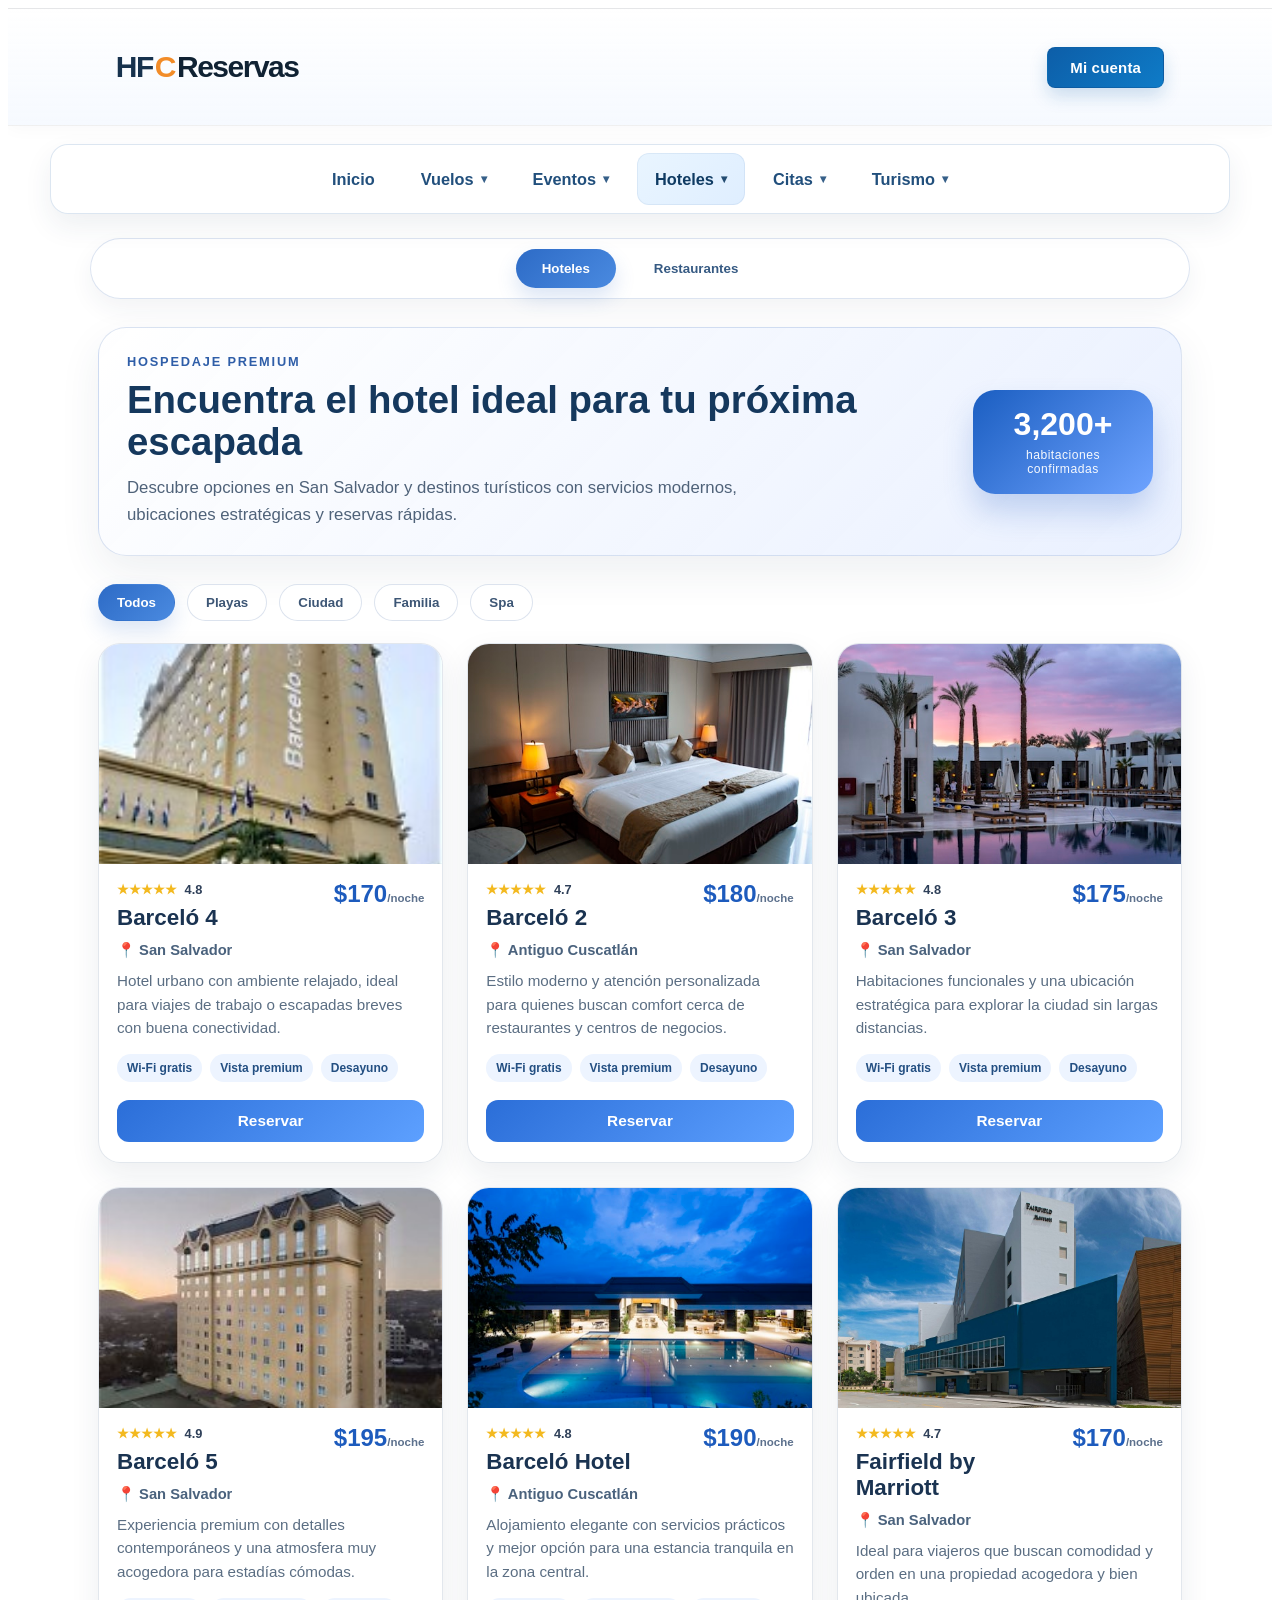
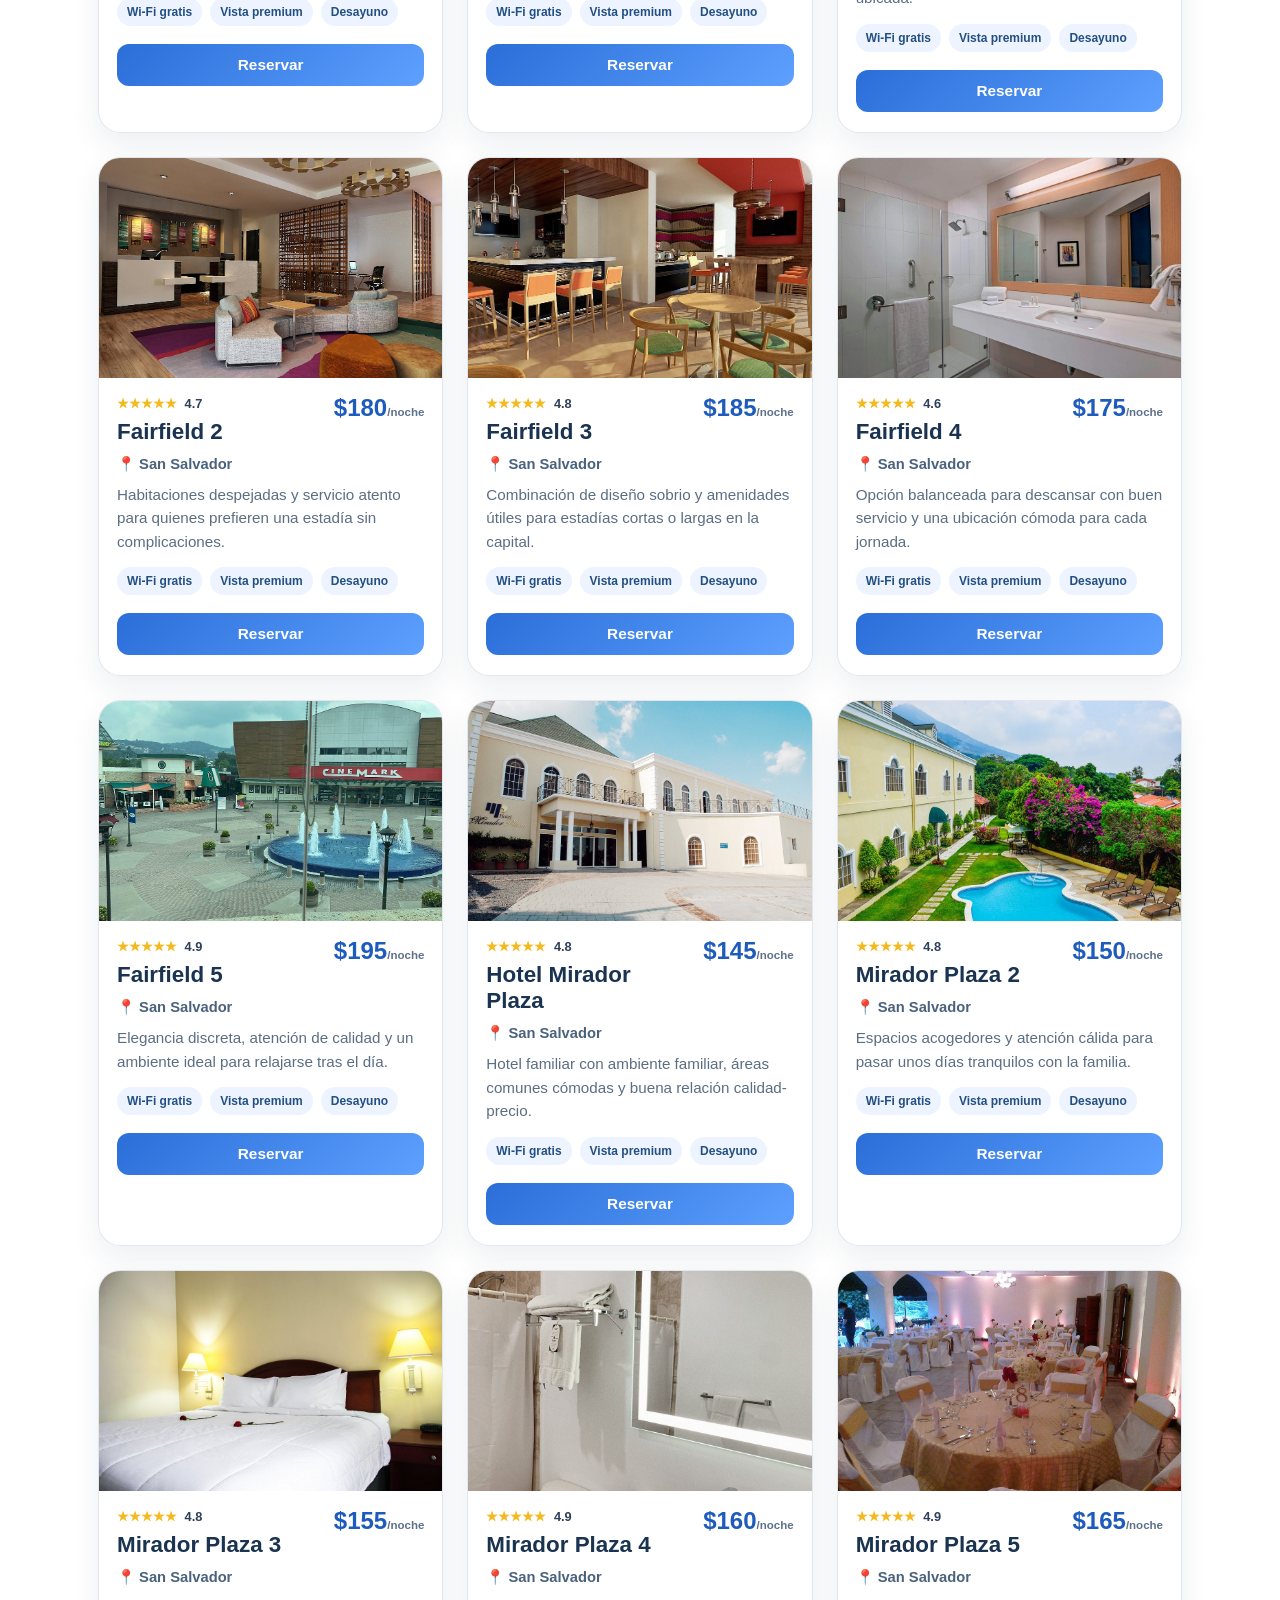
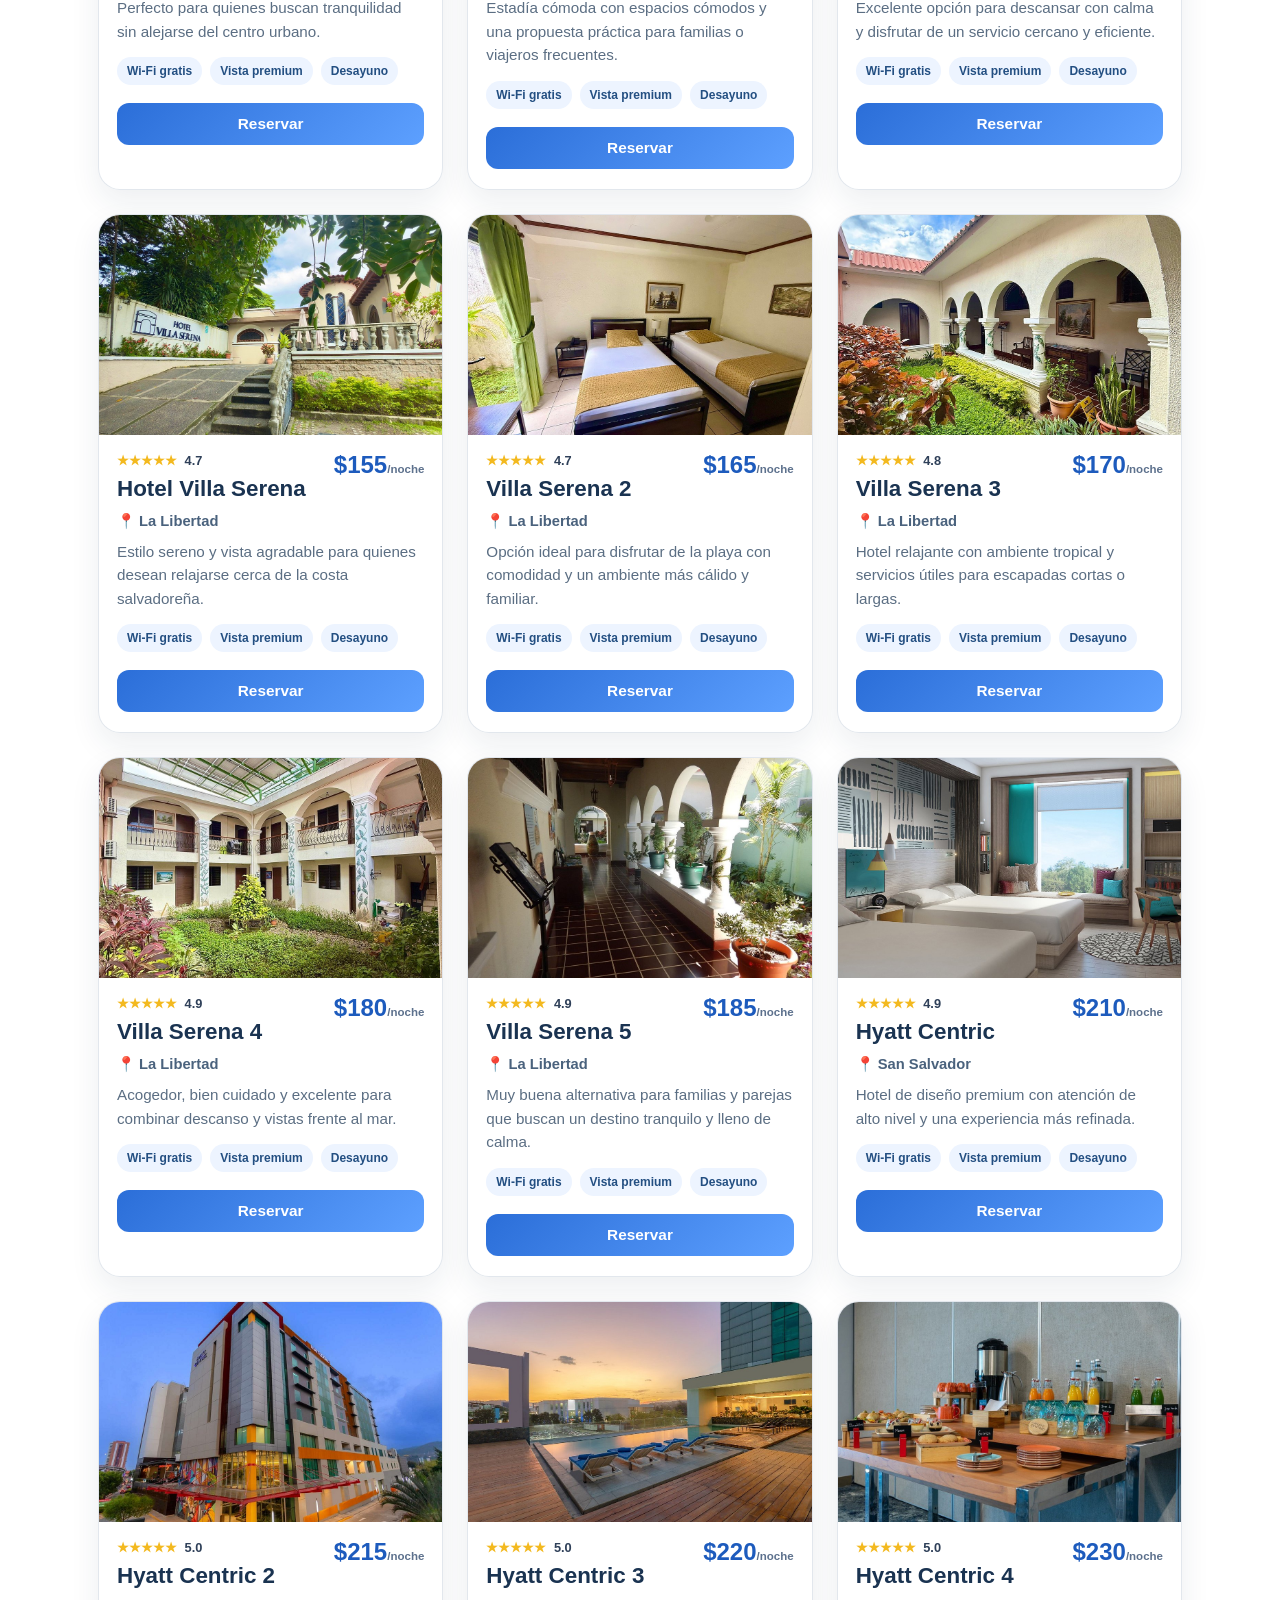
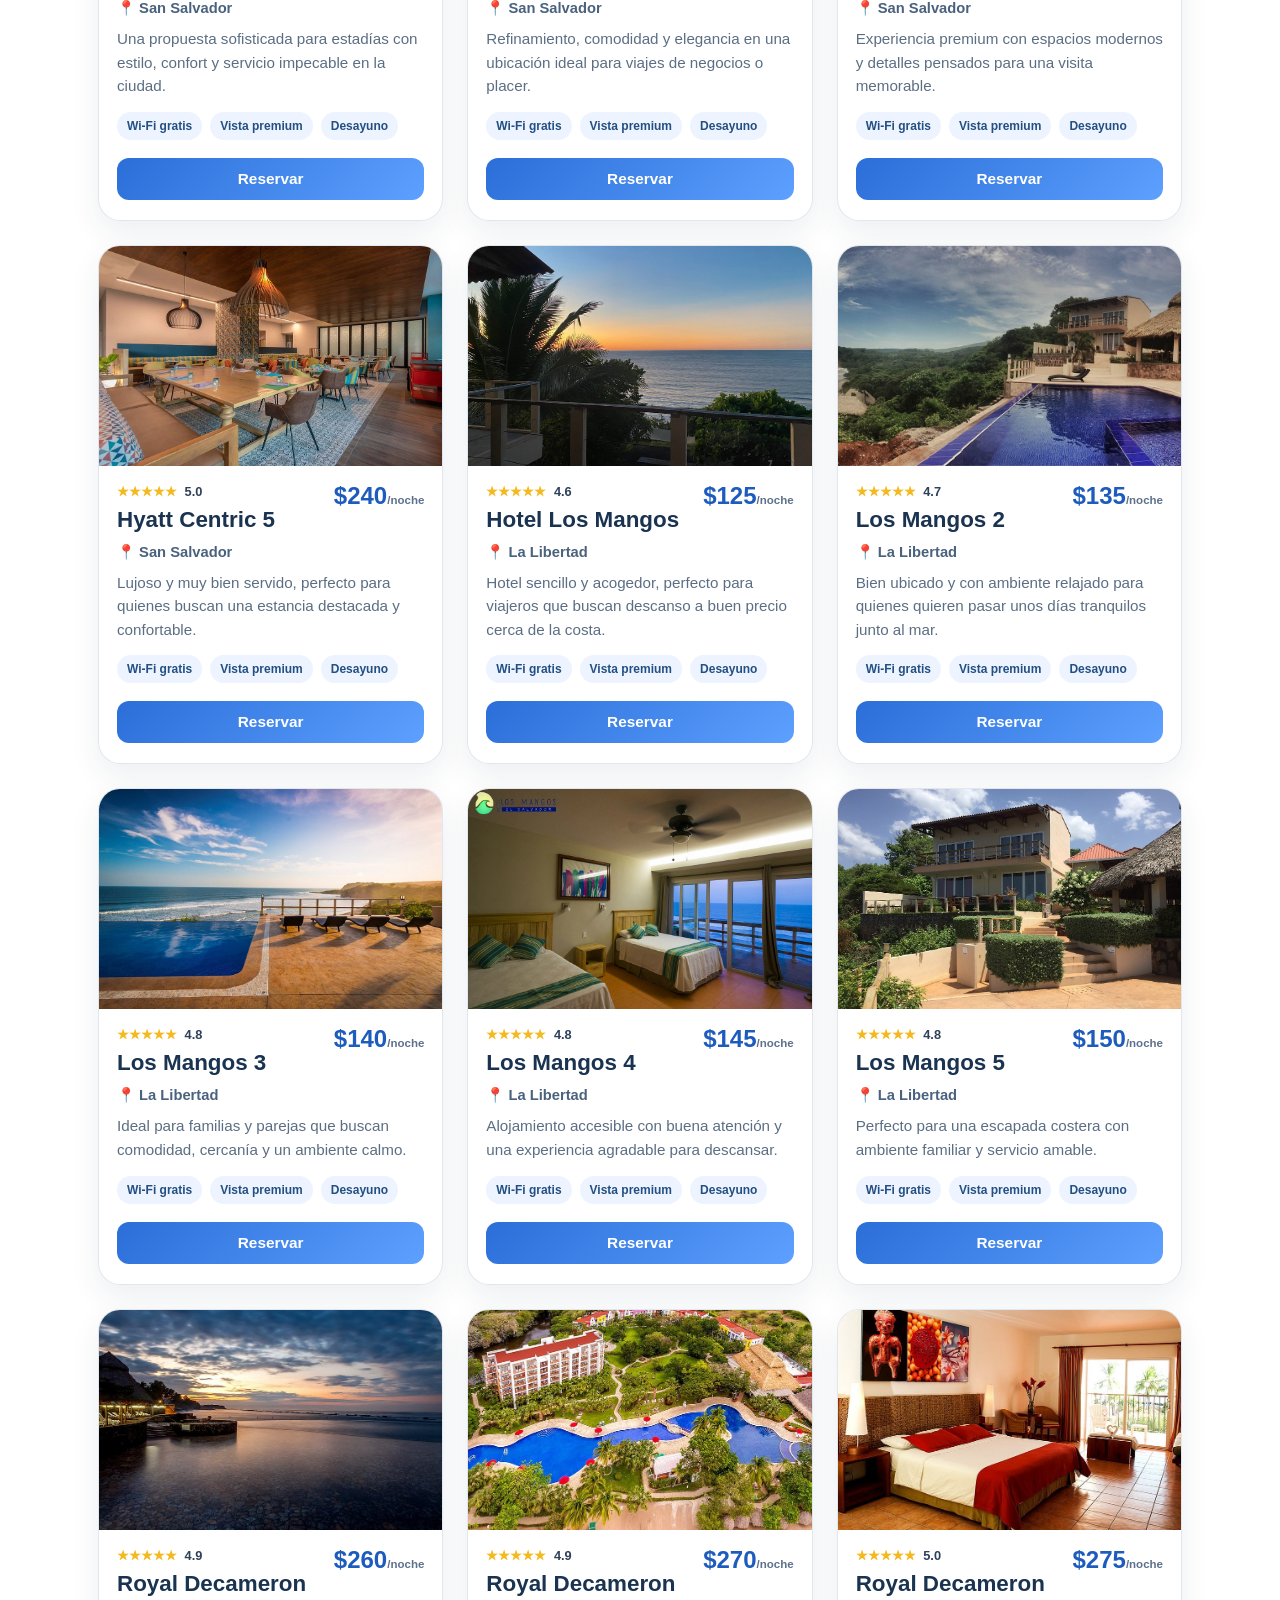
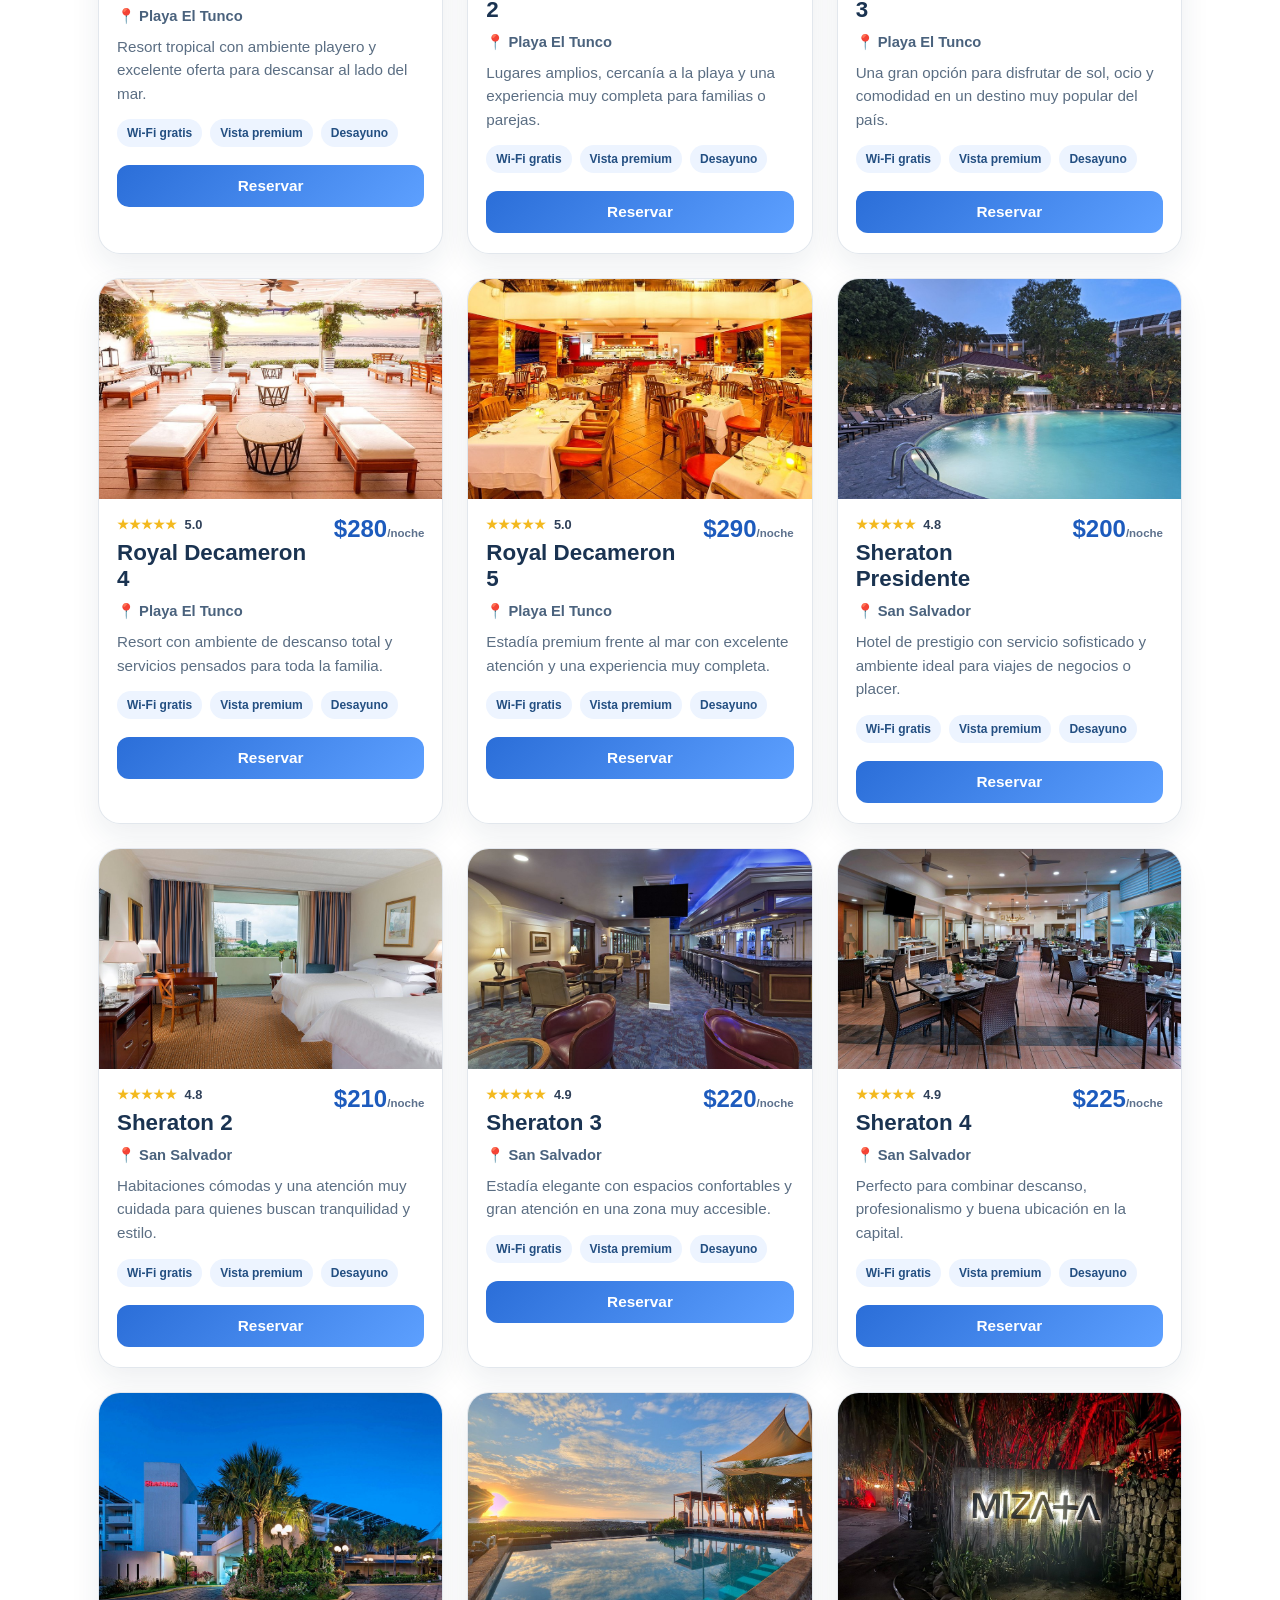
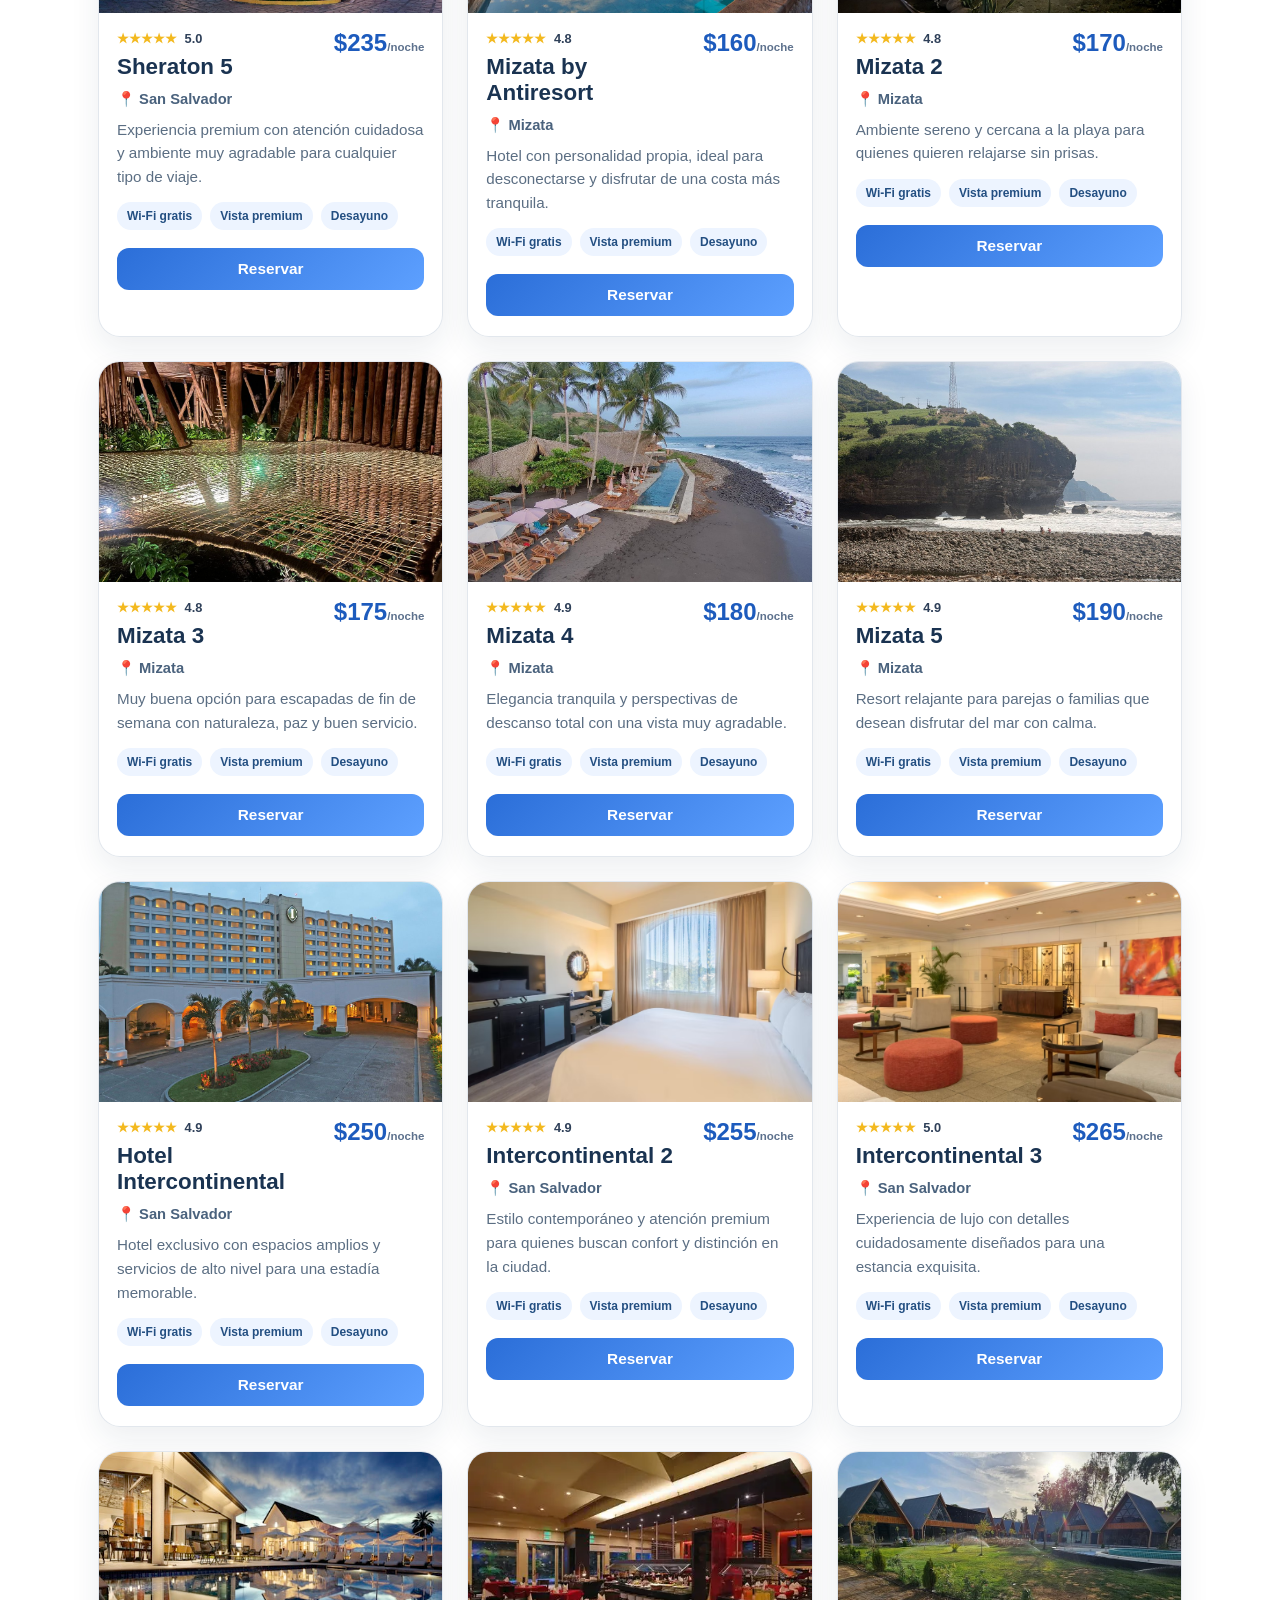
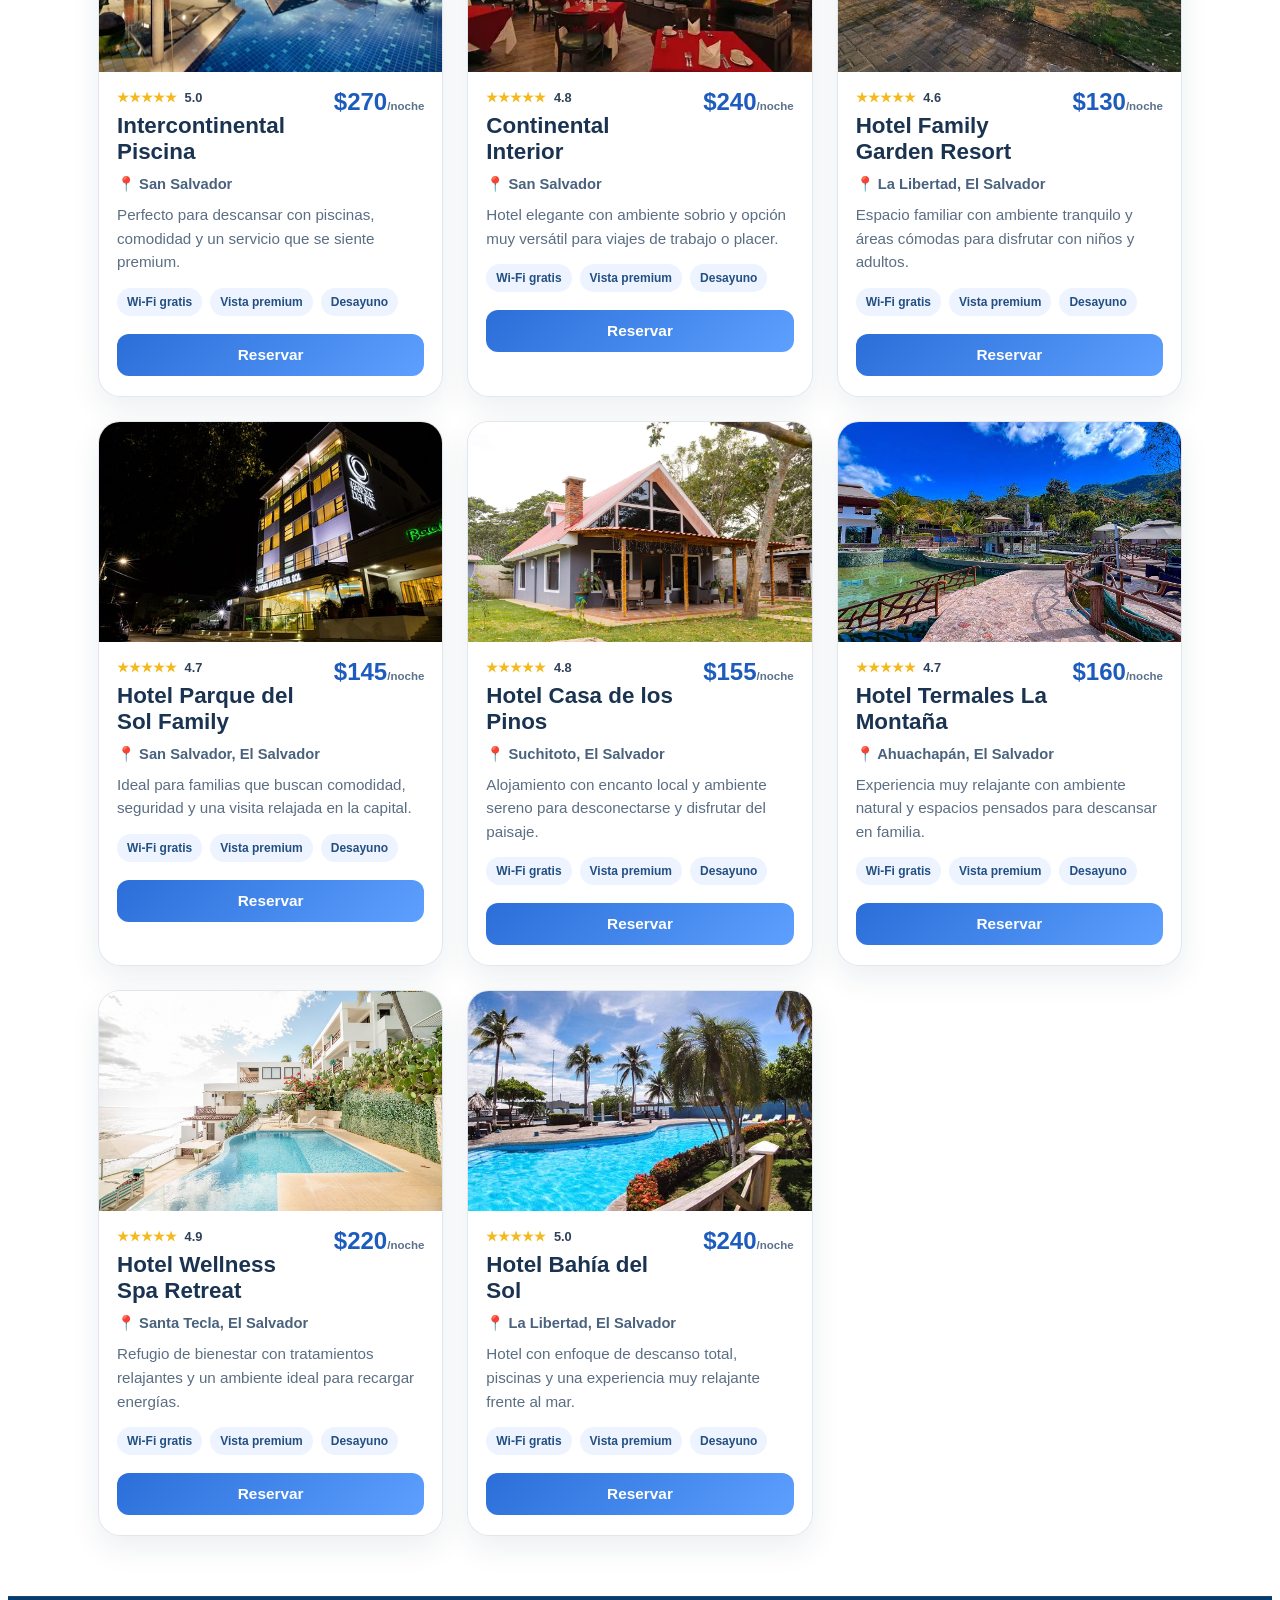
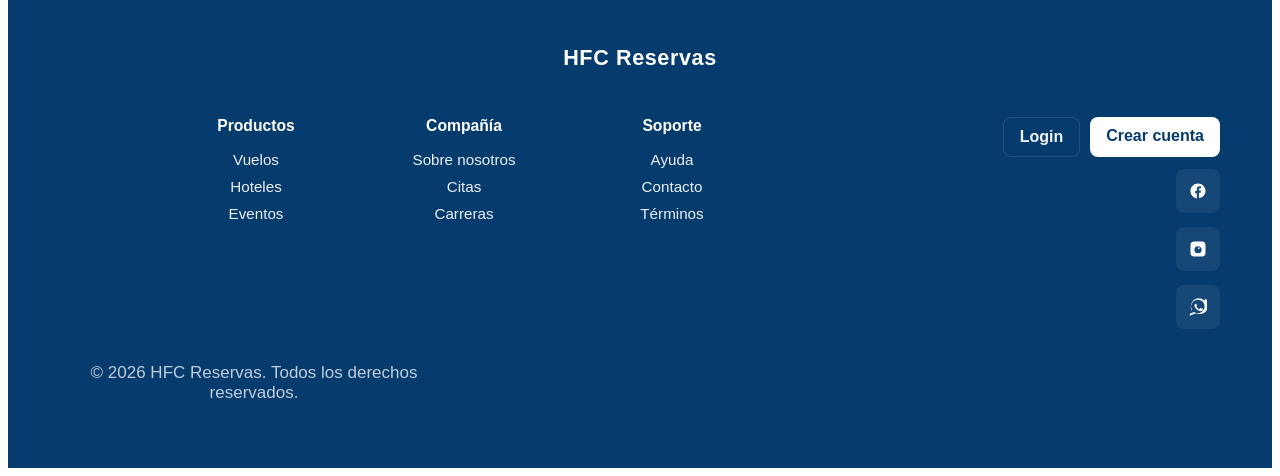
<file: hoteles.html>
<!DOCTYPE html>
<html lang="es">
<head>
    <meta charset="UTF-8">
    <meta name="viewport" content="width=device-width, initial-scale=1.0">
    <title>Hoteles | Reserva Fácil</title>
    <link rel="icon" type="image/svg+xml" href="images/logo-favicon.svg">
    <link rel="stylesheet" href="CSS/hoteles.css">
</head>
<body>
    <header>
        <div class="nav">
            <div class="nav-row">
                <div class="brand"><span class="brand-hf">HF</span><span class="brand-c">C</span> <span>Reservas</span></div>
                <div class="header-actions">
                    <button class="ai-label" type="button" aria-label="Mi cuenta">
                        <span>Mi cuenta</span>
                    </button>
                </div>
            </div>
        </div>
    </header>

    <nav class="global-nav" aria-label="Navegación general">
        <a class="global-link" href="index.html">Inicio</a>
        <div class="nav-item">
            <a class="nav-summary" href="vuelos.html" aria-expanded="false">Vuelos</a>
            <div class="submenu">
                <a href="#buscar">Buscar vuelos</a>
                <a href="#tarifas">Tarifas</a>
                <a href="#destinos">Destinos</a>
            </div>
        </div>
        <div class="nav-item">
            <a class="nav-summary" href="eventos.html" aria-expanded="false">Eventos</a>
            <div class="submenu">
                <a href="#proximos">Próximos</a>
                <a href="#entradas">Entradas</a>
                <a href="#promociones">Promociones</a>
            </div>
        </div>
        <div class="nav-item">
            <a class="nav-summary" href="hoteles.html" aria-expanded="false">Hoteles</a>
            <div class="submenu">
                <a href="hoteles.html#hoteles">Hoteles</a>
                <a href="hoteles.html#restaurantes">Restaurantes</a>
            </div>
        </div>
        <div class="nav-item">
            <a class="nav-summary" href="citas.html" aria-expanded="false">Citas</a>
            <div class="submenu">
                <a href="citas.html#agendar">Agendar</a>
                <a href="citas.html#mis-citas">Mis citas</a>
            </div>
        </div>
        <div class="nav-item">
            <a class="nav-summary" href="lugaresturisticos.html" aria-expanded="false">Turismo</a>
            <div class="submenu">
                <a href="lugaresturisticos.html#destinos">Todos</a>
                <a href="lugaresturisticos.html?tipo=playa#destinos">Playas</a>
                <a href="lugaresturisticos.html?tipo=volcan#destinos">Volcanes</a>
                <a href="lugaresturisticos.html?tipo=naturaleza#destinos">Naturaleza</a>
                <a href="lugaresturisticos.html?tipo=cultura#destinos">Cultura</a>
            </div>
        </div>
        <!-- Ayuda eliminado por petición -->
    </nav>

    <script src="JS/index.js"></script>
    <script src="JS/hoteles.js" defer></script>

    <div class="view-switcher" aria-label="Alternar entre hoteles y restaurantes">
        <button type="button" class="view-btn active" data-view="hoteles">Hoteles</button>
        <button type="button" class="view-btn" data-view="restaurantes">Restaurantes</button>
    </div>

    <main id="hotelsView" class="view-panel active">
        <section class="hotel-page">
            <section class="hotel-hero">
                <div class="hotel-hero-copy">
                    <p class="eyebrow">Hospedaje premium</p>
                    <h1>Encuentra el hotel ideal para tu próxima escapada</h1>
                    <p>Descubre opciones en San Salvador y destinos turísticos con servicios modernos, ubicaciones estratégicas y reservas rápidas.</p>
                </div>
                <div class="hotel-hero-badge">
                    <span>3,200+</span>
                    <small>habitaciones confirmadas</small>
                </div>
            </section>

            <section class="hotel-filters" aria-label="Opciones de hotel">
                <button type="button" class="filter-btn active" data-filter="all">Todos</button>
                <button type="button" class="filter-btn" data-filter="playas">Playas</button>
                <button type="button" class="filter-btn" data-filter="ciudad">Ciudad</button>
                <button type="button" class="filter-btn" data-filter="familia">Familia</button>
                <button type="button" class="filter-btn" data-filter="spa">Spa</button>
            </section>

            <section class="hotel-grid" id="hotelGrid" aria-label="Listado de hoteles"></section>
        </section>
    </main>

    <section id="restaurantsView" class="view-panel" aria-label="Listado de restaurantes">
        <div class="restaurant-page">
            <div class="restaurant-hero">
                <div>
                    <p class="eyebrow">Gastronomía local</p>
                    <h1>Descubre sabores inolvidables en El Salvador</h1>
                </div>
            </div>

            <div class="restaurant-grid" id="restaurantGrid"></div>
        </div>
    </section>

    <div class="booking-modal" id="bookingModal" aria-hidden="true">
        <div class="booking-modal-content">
            <button type="button" class="modal-close" aria-label="Cerrar">×</button>
            <p class="modal-kicker">Confirmación rápida</p>
            <h3 id="modalHotelTitle">Reservar hotel</h3>
            <form id="bookingForm">
                <div class="field">
                    <label for="guestName">Nombre completo</label>
                    <input id="guestName" type="text" placeholder="Tu nombre" required>
                </div>
                <div class="field-row">
                    <div class="field">
                        <label for="checkin">Check-in</label>
                        <input id="checkin" type="date" required>
                    </div>
                    <div class="field">
                        <label for="checkout">Check-out</label>
                        <input id="checkout" type="date" required>
                    </div>
                </div>
                <div class="field-row">
                    <div class="field">
                        <label for="guests">Huéspedes</label>
                        <select id="guests">
                            <option>2 huéspedes</option>
                            <option>3 huéspedes</option>
                            <option>4 huéspedes</option>
                            <option>5 huéspedes</option>
                        </select>
                    </div>
                    <div class="field">
                        <label for="roomType">Habitación</label>
                        <select id="roomType">
                            <option>Estándar</option>
                            <option>Superior</option>
                            <option>Deluxe</option>
                            <option>Suite</option>
                        </select>
                    </div>
                </div>
                <button type="submit" class="submit-btn">Confirmar reserva</button>
            </form>
        </div>
    </div>

    <footer class="site-footer">
        <div class="footer-inner">
            <div class="footer-brand">HFC Reservas</div>
            <div class="footer-columns">
                <div class="footer-col">
                    <h4>Productos</h4>
                    <a href="vuelos.html">Vuelos</a>
                    <a href="hoteles.html">Hoteles</a>
                    <a href="eventos.html">Eventos</a>
                </div>
                <div class="footer-col">
                    <h4>Compañía</h4>
                    <a href="información.html">Sobre nosotros</a>
                    <a href="citas.html">Citas</a>
                    <a href="#">Carreras</a>
                </div>
                <div class="footer-col">
                    <h4>Soporte</h4>
                    <a href="#ayuda">Ayuda</a>
                    <a href="#contacto">Contacto</a>
                    <a href="#terminos">Términos</a>
                </div>
            </div>
            <div class="footer-actions">
                <div class="footer-cta">
                    <a href="login.html" class="btn ghost">Login</a>
                    <a href="signup.html" class="btn primary">Crear cuenta</a>
                </div>
                <div class="footer-social" aria-label="Redes sociales">
                    <a class="facebook" href="#" aria-label="Facebook" title="Facebook"><svg viewBox="0 0 24 24" fill="currentColor" aria-hidden="true"><path d="M22 12.07C22 6.51 17.52 2 12 2S2 6.51 2 12.07c0 5 3.66 9.13 8.44 9.93v-7.03H8.08v-2.9h2.36V9.41c0-2.33 1.38-3.61 3.5-3.61.99 0 2.03.18 2.03.18v2.23h-1.14c-1.12 0-1.47.7-1.47 1.42v1.7h2.5l-.4 2.9h-2.1v7.03C18.34 21.2 22 17.08 22 12.07z"/></svg></a>
                    <a class="instagram" href="#" aria-label="Instagram" title="Instagram"><svg viewBox="0 0 24 24" fill="currentColor" aria-hidden="true"><path d="M7 2h10a5 5 0 015 5v10a5 5 0 01-5 5H7a5 5 0 01-5-5V7a5 5 0 015-5zm5 6.2A4.8 4.8 0 1016.8 13 4.8 4.8 0 0012 8.2zm6.4-2.3a1.1 1.1 0 11-1.1-1.1 1.1 1.1 0 011.1 1.1zM12 10.9A1.1 1.1 0 1113.1 12 1.1 1.1 0 0112 10.9z"/></svg></a>
                    <a class="whatsapp" href="#" aria-label="WhatsApp" title="WhatsApp"><svg viewBox="0 0 24 24" fill="currentColor" aria-hidden="true"><path d="M20.52 3.48A11.79 11.79 0 0012 .2 11.7 11.7 0 002.4 9.34c0 2.06.54 3.95 1.48 5.65L.5 23.5l8.86-3.14a11.5 11.5 0 004.64 1.02h.02c6.51 0 11.9-5.3 11.9-11.82 0-3.17-1.24-6.15-3.4-8.56zM12 20.2h-.01a9.2 9.2 0 01-4.7-1.3l-.33-.2-5.26 1.86 1.78-4.08-.22-.36A9.2 9.2 0 013 9.34 8.99 8.99 0 1112 20.2zM17.3 14.3c-.26-.13-1.56-.76-1.8-.85-.24-.09-.41-.13-.58.13-.18.26-.7.85-.86 1.02-.16.18-.32.2-.58.07-.26-.13-1.1-.4-2.1-1.3-.78-.7-1.3-1.56-1.45-1.82-.15-.26-.02-.4.11-.53.11-.11.26-.29.39-.43.13-.13.18-.22.26-.36.09-.13.04-.25-.02-.36-.07-.11-.58-1.4-.8-1.92-.21-.5-.43-.43-.58-.44l-.5-.01c-.18 0-.46.07-.7.34-.24.26-.9.88-.9 2.13 0 1.24.92 2.45 1.05 2.62.13.18 1.8 2.8 4.37 3.92 3.06 1.4 3.06.93 3.62.87.58-.07 1.88-.76 2.14-1.5.26-.74.26-1.37.18-1.5-.07-.13-.24-.18-.5-.31z"/></svg></a>
                </div>
            </div>
            <p class="copyright">© 2026 HFC Reservas. Todos los derechos reservados.</p>
        </div>
    </footer>

</body>
</html>
</file>
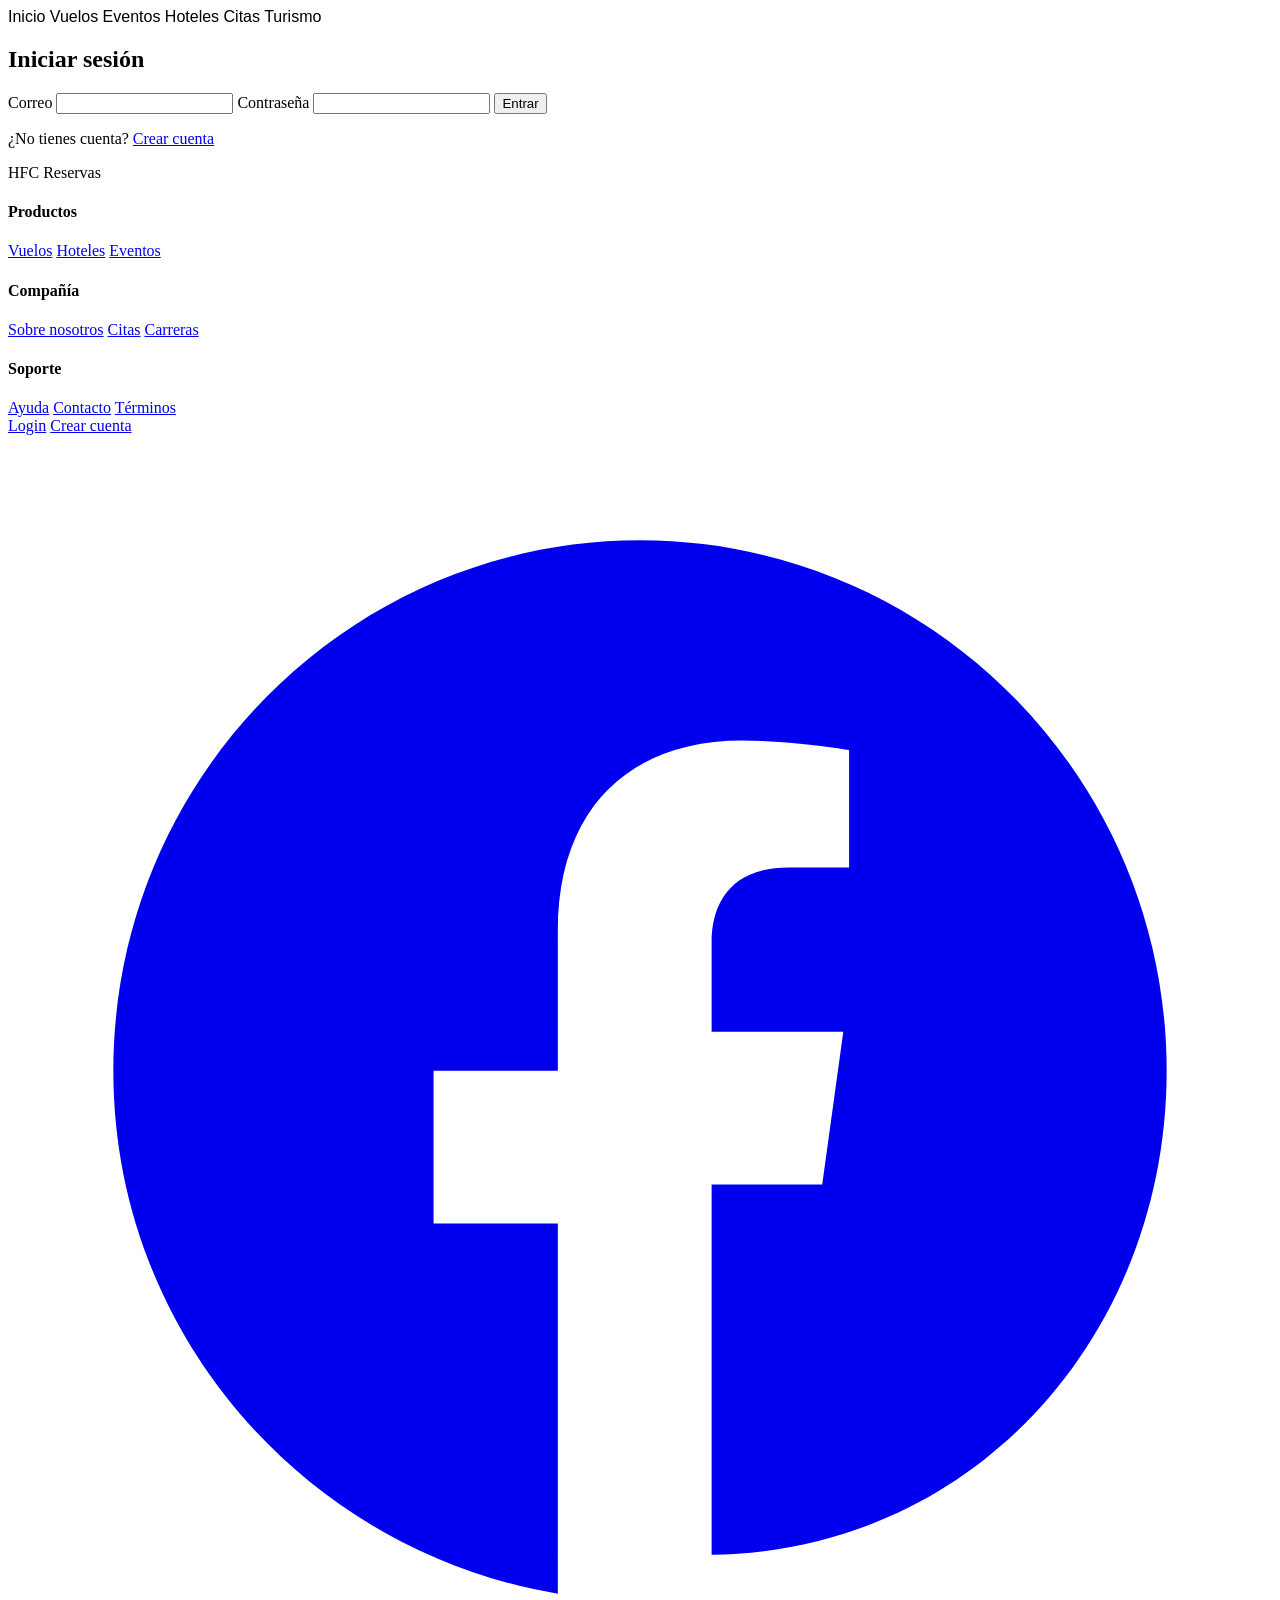
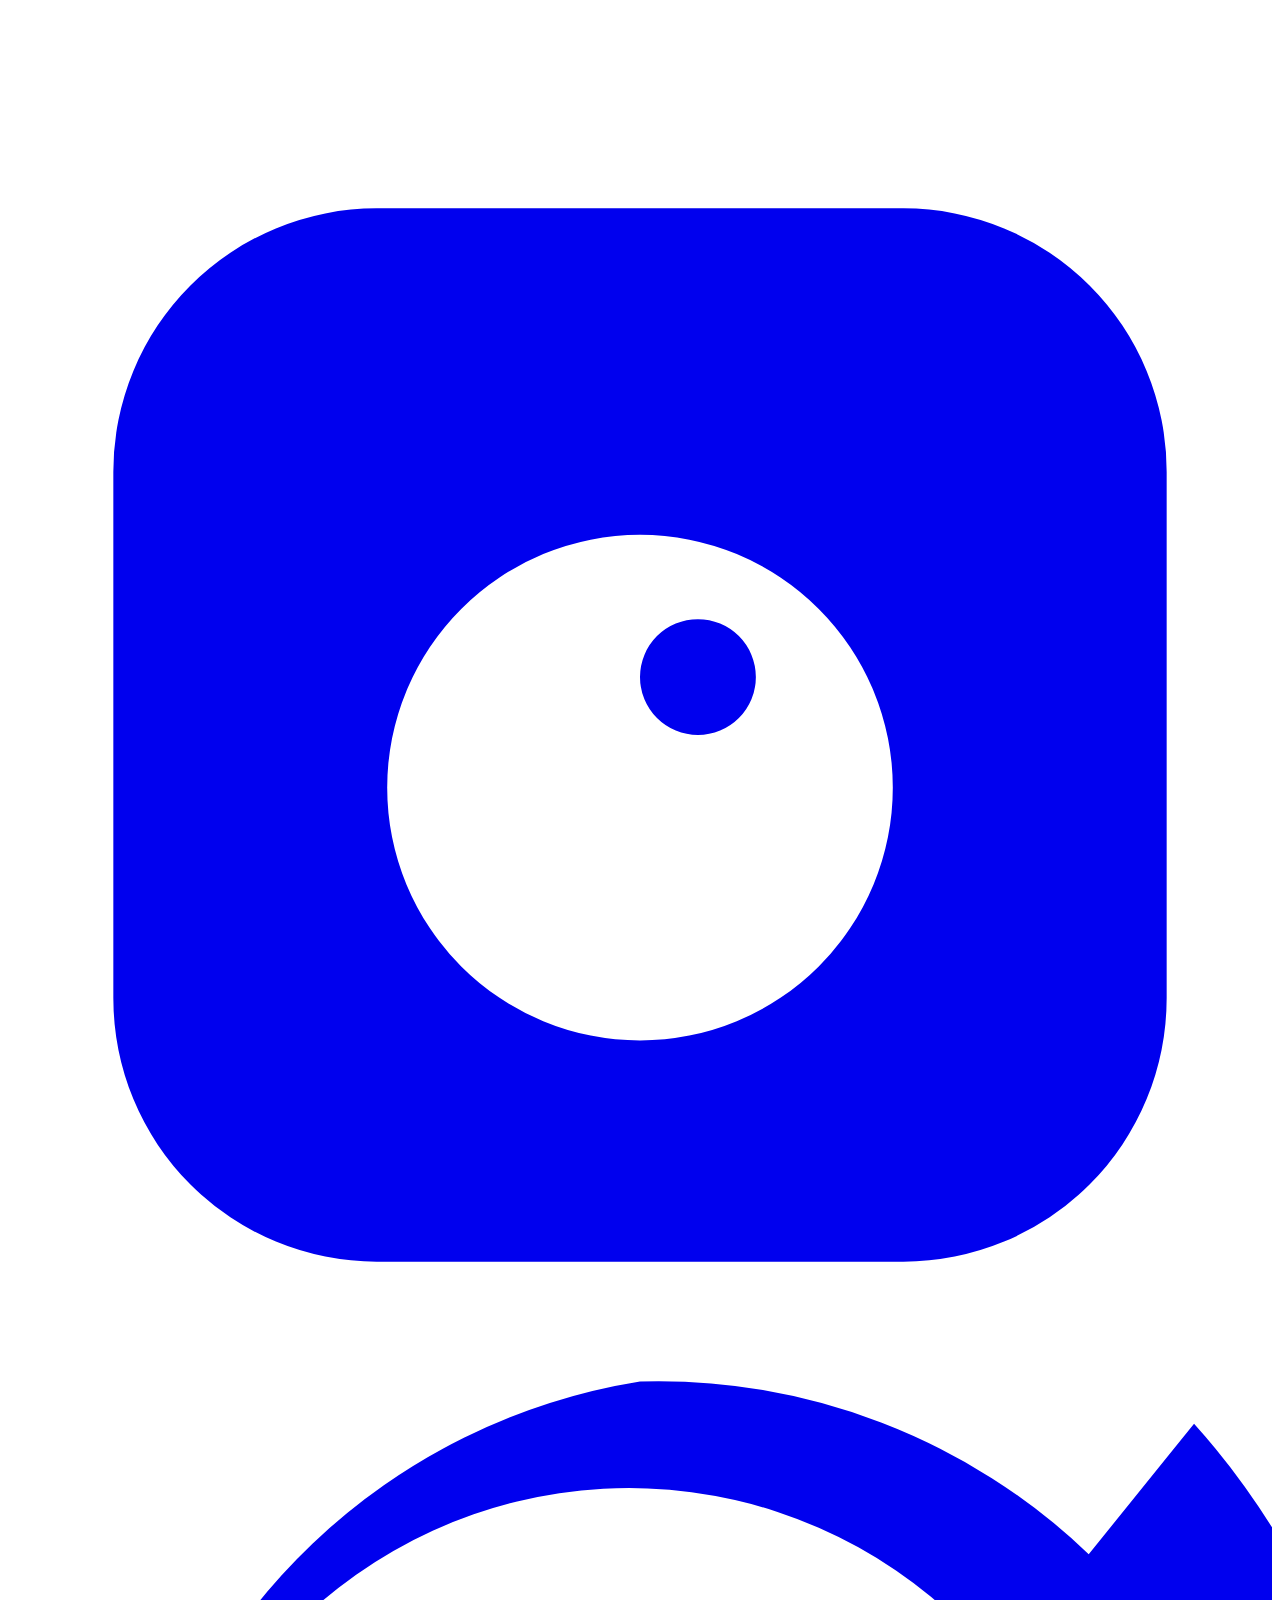
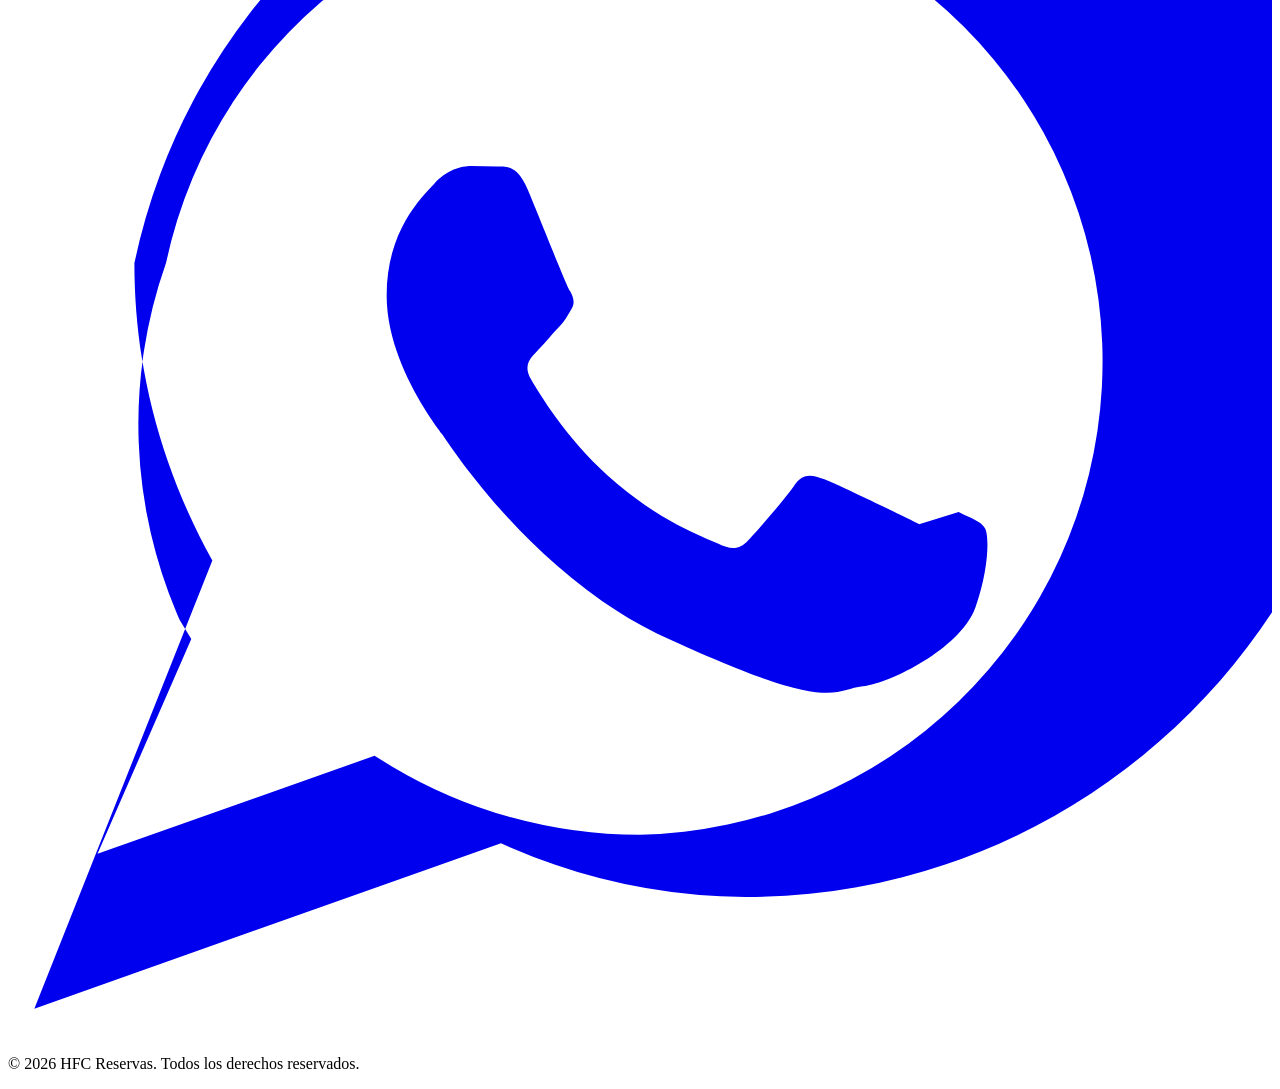
<file: login.html>
<!doctype html>
<html lang="es">
<head>
    <meta charset="utf-8">
    <meta name="viewport" content="width=device-width,initial-scale=1">
    <title>Login - HFC Reservas</title>
    <style>
        .global-nav a { text-decoration: none !important; color: inherit; }
        .global-nav { font-family: 'Segoe UI', Tahoma, Geneva, Verdana, sans-serif; }
    </style>
</head>
<body>
    <header class="site-header">
        <nav class="global-nav" style="font-family: 'Segoe UI', Tahoma, Geneva, Verdana, sans-serif;">
            <a href="index.html" class="global-link">Inicio</a>
            <a href="vuelos.html" class="global-link">Vuelos</a>
            <a href="eventos.html" class="global-link">Eventos</a>
            <a href="hoteles.html" class="global-link">Hoteles</a>
            <a href="citas.html" class="global-link">Citas</a>
            <a href="lugaresturisticos.html" class="global-link">Turismo</a>
        </nav>
    </header>

    <main class="auth-page">
        <section class="auth-panel">
            <h1>Iniciar sesión</h1>
            <form action="#" method="post">
                <label for="email">Correo</label>
                <input id="email" type="email" required>
                <label for="password">Contraseña</label>
                <input id="password" type="password" required>
                <button class="btn primary" type="submit">Entrar</button>
            </form>
            <p>¿No tienes cuenta? <a href="signup.html">Crear cuenta</a></p>
        </section>
    </main>

    <!-- Footer: copia del footer unificado -->
    <footer class="site-footer">
        <div class="footer-inner">
            <div class="footer-brand">HFC Reservas</div>
            <div class="footer-columns">
                <div class="footer-col">
                    <h4>Productos</h4>
                    <a href="vuelos.html">Vuelos</a>
                    <a href="hoteles.html">Hoteles</a>
                    <a href="eventos.html">Eventos</a>
                </div>
                <div class="footer-col">
                    <h4>Compañía</h4>
                    <a href="información.html">Sobre nosotros</a>
                    <a href="citas.html">Citas</a>
                    <a href="#">Carreras</a>
                </div>
                <div class="footer-col">
                    <h4>Soporte</h4>
                    <a href="#ayuda">Ayuda</a>
                    <a href="#contacto">Contacto</a>
                    <a href="#terminos">Términos</a>
                </div>
            </div>
            <div class="footer-actions">
                <div class="footer-cta">
                    <a href="login.html" class="btn ghost">Login</a>
                    <a href="signup.html" class="btn primary">Crear cuenta</a>
                </div>
                <div class="footer-social" aria-label="Redes sociales">
                    <a class="facebook" href="#" aria-label="Facebook" title="Facebook"><svg viewBox="0 0 24 24" fill="currentColor" aria-hidden="true"><path d="M22 12.07C22 6.51 17.52 2 12 2S2 6.51 2 12.07c0 5 3.66 9.13 8.44 9.93v-7.03H8.08v-2.9h2.36V9.41c0-2.33 1.38-3.61 3.5-3.61.99 0 2.03.18 2.03.18v2.23h-1.14c-1.12 0-1.47.7-1.47 1.42v1.7h2.5l-.4 2.9h-2.1v7.03C18.34 21.2 22 17.08 22 12.07z"/></svg></a>
                    <a class="instagram" href="#" aria-label="Instagram" title="Instagram"><svg viewBox="0 0 24 24" fill="currentColor" aria-hidden="true"><path d="M7 2h10a5 5 0 015 5v10a5 5 0 01-5 5H7a5 5 0 01-5-5V7a5 5 0 015-5zm5 6.2A4.8 4.8 0 1016.8 13 4.8 4.8 0 0012 8.2zm6.4-2.3a1.1 1.1 0 11-1.1-1.1 1.1 1.1 0 011.1 1.1zM12 10.9A1.1 1.1 0 1113.1 12 1.1 1.1 0 0112 10.9z"/></svg></a>
                    <a class="whatsapp" href="#" aria-label="WhatsApp" title="WhatsApp"><svg viewBox="0 0 24 24" fill="currentColor" aria-hidden="true"><path d="M20.52 3.48A11.79 11.79 0 0012 .2 11.7 11.7 0 002.4 9.34c0 2.06.54 3.95 1.48 5.65L.5 23.5l8.86-3.14a11.5 11.5 0 004.64 1.02h.02c6.51 0 11.9-5.3 11.9-11.82 0-3.17-1.24-6.15-3.4-8.56zM12 20.2h-.01a9.2 9.2 0 01-4.7-1.3l-.33-.2-5.26 1.86 1.78-4.08-.22-.36A9.2 9.2 0 013 9.34 8.99 8.99 0 1112 20.2zM17.3 14.3c-.26-.13-1.56-.76-1.8-.85-.24-.09-.41-.13-.58.13-.18.26-.7.85-.86 1.02-.16.18-.32.2-.58.07-.26-.13-1.1-.4-2.1-1.3-.78-.7-1.3-1.56-1.45-1.82-.15-.26-.02-.4.11-.53.11-.11.26-.29.39-.43.13-.13.18-.22.26-.36.09-.13.04-.25-.02-.36-.07-.11-.58-1.4-.8-1.92-.21-.5-.43-.43-.58-.44l-.5-.01c-.18 0-.46.07-.7.34-.24.26-.9.88-.9 2.13 0 1.24.92 2.45 1.05 2.62.13.18 1.8 2.8 4.37 3.92 3.06 1.4 3.06.93 3.62.87.58-.07 1.88-.76 2.14-1.5.26-.74.26-1.37.18-1.5-.07-.13-.24-.18-.5-.31z"/></svg></a>
                </div>
                <p class="copyright">© 2026 HFC Reservas. Todos los derechos reservados.</p>
            </div>
        </div>
    </footer>

</body>
</html>
</file>
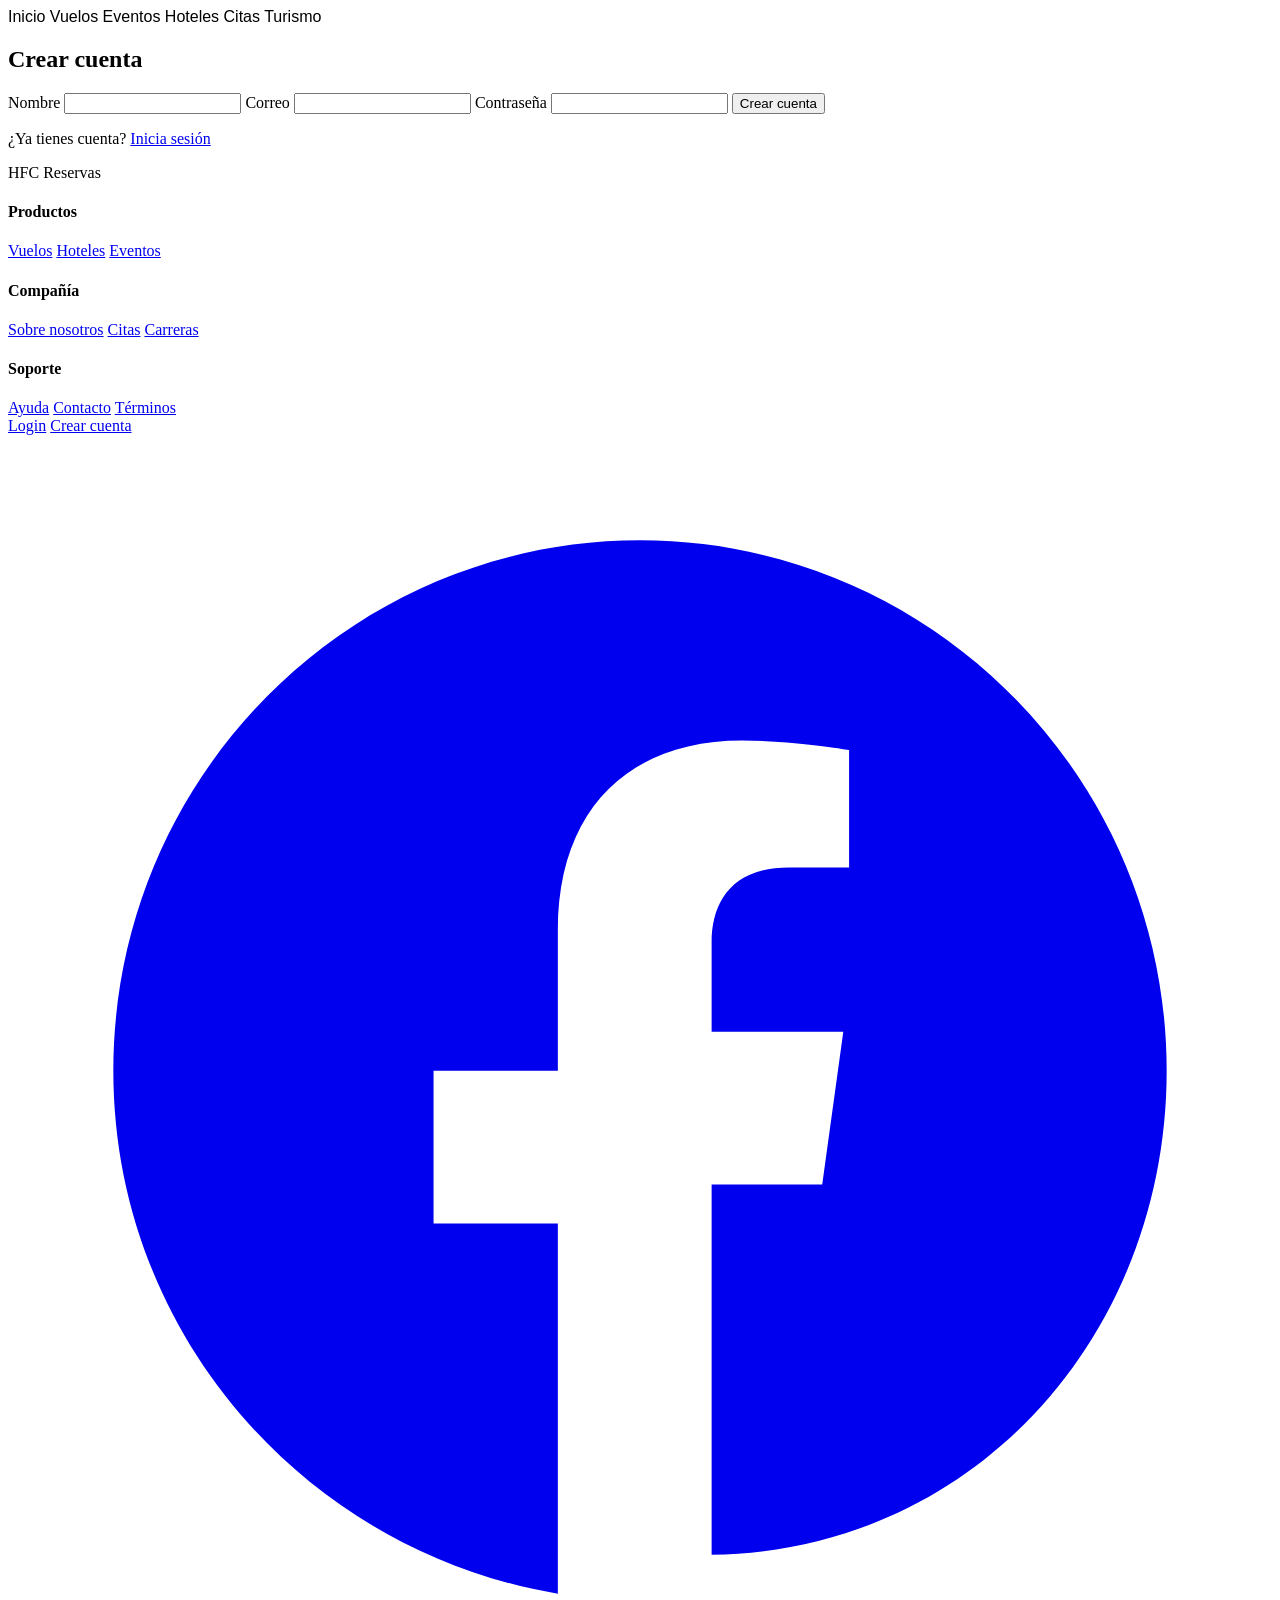
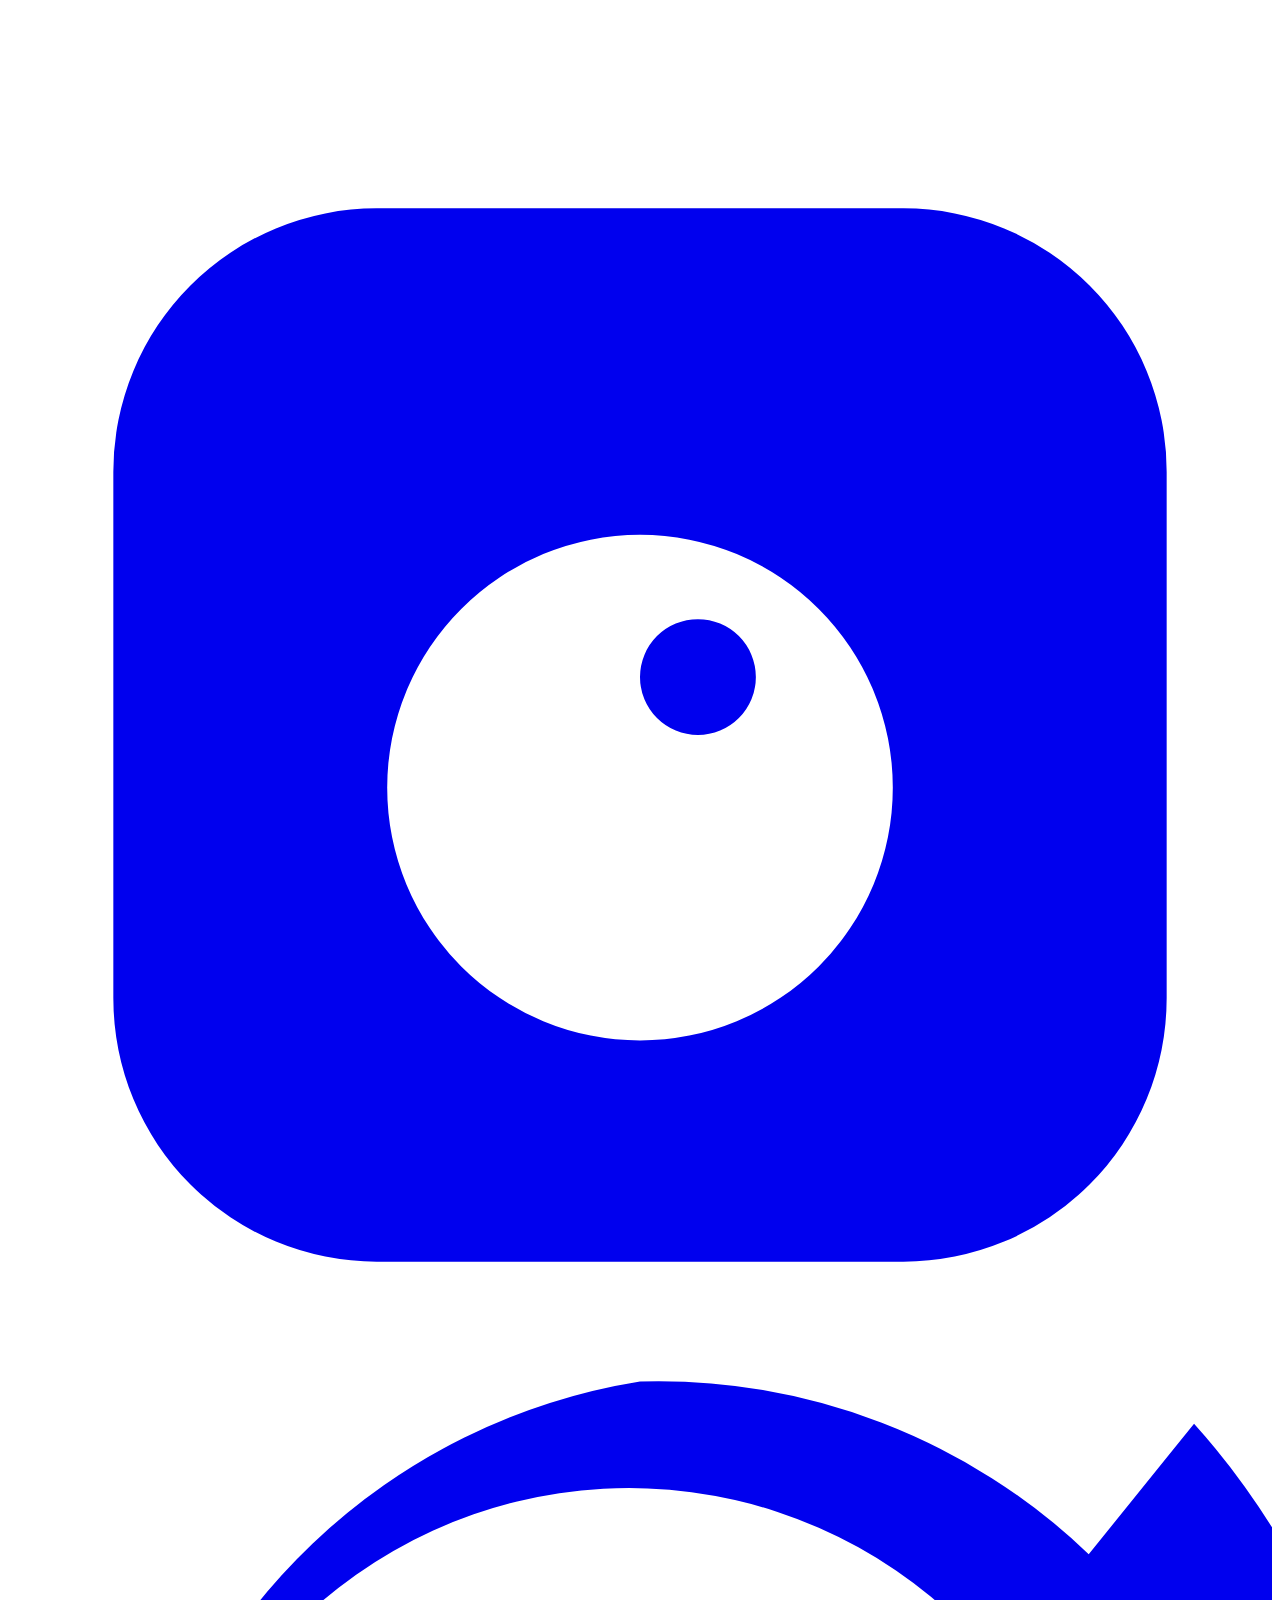
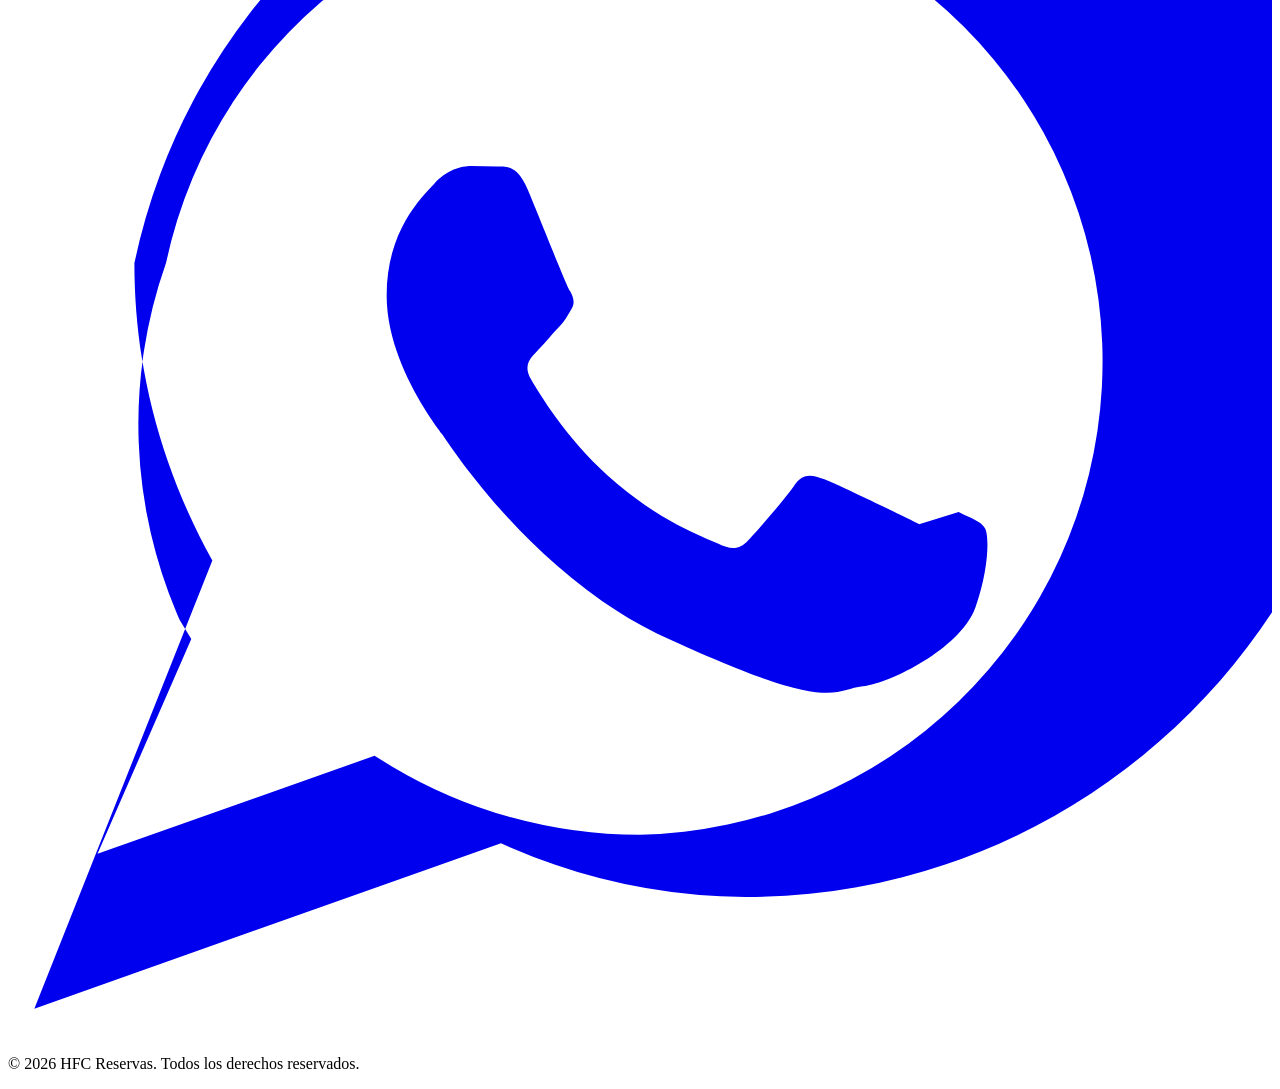
<file: signup.html>
﻿<!doctype html>
<html lang="es">
<head>
    <meta charset="utf-8">
    <meta name="viewport" content="width=device-width,initial-scale=1">
    <title>Crear cuenta - HFC Reservas</title>
    <style>
        .global-nav a { text-decoration: none !important; color: inherit; }
        .global-nav { font-family: 'Segoe UI', Tahoma, Geneva, Verdana, sans-serif; }
    </style>
</head>
<body>
    <header class="site-header">
        <nav class="global-nav" style="font-family: 'Segoe UI', Tahoma, Geneva, Verdana, sans-serif;">
            <a href="index.html" class="global-link">Inicio</a>
            <a href="vuelos.html" class="global-link">Vuelos</a>
            <a href="eventos.html" class="global-link">Eventos</a>
            <a href="hoteles.html" class="global-link">Hoteles</a>
            <a href="citas.html" class="global-link">Citas</a>
            <a href="lugaresturisticos.html" class="global-link">Turismo</a>
        </nav>
    </header>

    <main class="auth-page">
        <section class="auth-panel">
            <h1>Crear cuenta</h1>
            <form action="#" method="post">
                <label for="name">Nombre</label>
                <input id="name" type="text" required>
                <label for="email">Correo</label>
                <input id="email" type="email" required>
                <label for="password">Contraseña</label>
                <input id="password" type="password" required>
                <button class="btn primary" type="submit">Crear cuenta</button>
            </form>
            <p>¿Ya tienes cuenta? <a href="login.html">Inicia sesión</a></p>
        </section>
    </main>

    <footer class="site-footer">
        <div class="footer-inner">
            <div class="footer-brand">HFC Reservas</div>
            <div class="footer-columns">
                <div class="footer-col">
                    <h4>Productos</h4>
                    <a href="vuelos.html">Vuelos</a>
                    <a href="hoteles.html">Hoteles</a>
                    <a href="eventos.html">Eventos</a>
                </div>
                <div class="footer-col">
                    <h4>Compañía</h4>
                    <a href="información.html">Sobre nosotros</a>
                    <a href="citas.html">Citas</a>
                    <a href="#">Carreras</a>
                </div>
                <div class="footer-col">
                    <h4>Soporte</h4>
                    <a href="#ayuda">Ayuda</a>
                    <a href="#contacto">Contacto</a>
                    <a href="#terminos">Términos</a>
                </div>
            </div>
            <div class="footer-actions">
                <div class="footer-cta">
                    <a href="login.html" class="btn ghost">Login</a>
                    <a href="signup.html" class="btn primary">Crear cuenta</a>
                </div>
                <div class="footer-social" aria-label="Redes sociales">
                    <a class="facebook" href="#" aria-label="Facebook" title="Facebook"><svg viewBox="0 0 24 24" fill="currentColor" aria-hidden="true"><path d="M22 12.07C22 6.51 17.52 2 12 2S2 6.51 2 12.07c0 5 3.66 9.13 8.44 9.93v-7.03H8.08v-2.9h2.36V9.41c0-2.33 1.38-3.61 3.5-3.61.99 0 2.03.18 2.03.18v2.23h-1.14c-1.12 0-1.47.7-1.47 1.42v1.7h2.5l-.4 2.9h-2.1v7.03C18.34 21.2 22 17.08 22 12.07z"/></svg></a>
                    <a class="instagram" href="#" aria-label="Instagram" title="Instagram"><svg viewBox="0 0 24 24" fill="currentColor" aria-hidden="true"><path d="M7 2h10a5 5 0 015 5v10a5 5 0 01-5 5H7a5 5 0 01-5-5V7a5 5 0 015-5zm5 6.2A4.8 4.8 0 1016.8 13 4.8 4.8 0 0012 8.2zm6.4-2.3a1.1 1.1 0 11-1.1-1.1 1.1 1.1 0 011.1 1.1zM12 10.9A1.1 1.1 0 1113.1 12 1.1 1.1 0 0112 10.9z"/></svg></a>
                    <a class="whatsapp" href="#" aria-label="WhatsApp" title="WhatsApp"><svg viewBox="0 0 24 24" fill="currentColor" aria-hidden="true"><path d="M20.52 3.48A11.79 11.79 0 0012 .2 11.7 11.7 0 002.4 9.34c0 2.06.54 3.95 1.48 5.65L.5 23.5l8.86-3.14a11.5 11.5 0 004.64 1.02h.02c6.51 0 11.9-5.3 11.9-11.82 0-3.17-1.24-6.15-3.4-8.56zM12 20.2h-.01a9.2 9.2 0 01-4.7-1.3l-.33-.2-5.26 1.86 1.78-4.08-.22-.36A9.2 9.2 0 013 9.34 8.99 8.99 0 1112 20.2zM17.3 14.3c-.26-.13-1.56-.76-1.8-.85-.24-.09-.41-.13-.58.13-.18.26-.7.85-.86 1.02-.16.18-.32.2-.58.07-.26-.13-1.1-.4-2.1-1.3-.78-.7-1.3-1.56-1.45-1.82-.15-.26-.02-.4.11-.53.11-.11.26-.29.39-.43.13-.13.18-.22.26-.36.09-.13.04-.25-.02-.36-.07-.11-.58-1.4-.8-1.92-.21-.5-.43-.43-.58-.44l-.5-.01c-.18 0-.46.07-.7.34-.24.26-.9.88-.9 2.13 0 1.24.92 2.45 1.05 2.62.13.18 1.8 2.8 4.37 3.92 3.06 1.4 3.06.93 3.62.87.58-.07 1.88-.76 2.14-1.5.26-.74.26-1.37.18-1.5-.07-.13-.24-.18-.5-.31z"/></svg></a>
                </div>
                <p class="copyright">© 2026 HFC Reservas. Todos los derechos reservados.</p>
            </div>
        </div>
    </footer>
</body>
</html>
</file>
<file: CSS/style.css>
:root {
    --ink: #24364d;
    --muted: #5d6d82;
    --blue: #4b83cf;
    --blue-dark: #2f5ea8;
    --line: #dfe5ee;
    --paper: #f5f7fb;
    --panel: #ffffff;
    --lavender: #f1ebff;
    --shadow-soft: 0 10px 24px rgba(36, 54, 77, 0.08);
    --shadow-strong: 0 16px 35px rgba(36, 54, 77, 0.12);
}

* { box-sizing: border-box; }

a { text-decoration: none; }

html {
    scrollbar-width: thin;
    scrollbar-color: #5b8ad9 #edf3ff;
    scroll-behavior: smooth;
}

body {
    margin: 0;
    color: var(--ink);
    background: linear-gradient(180deg, #f5fbff 0%, #edf8ff 35%, #f7fafc 100%);
    font-family: "Segoe UI", Tahoma, Geneva, Verdana, sans-serif;
    overflow-x: hidden;
}

*::-webkit-scrollbar {
    width: 12px;
    height: 12px;
}

*::-webkit-scrollbar-track {
    background: #edf3ff;
    border-radius: 999px;
}

*::-webkit-scrollbar-thumb {
    border: 2px solid #edf3ff;
    border-radius: 999px;
    background: linear-gradient(180deg, #6d9ce8 0%, #3d6ec0 100%);
    box-shadow: inset 0 0 0 1px rgba(255, 255, 255, 0.2);
}

*::-webkit-scrollbar-thumb:hover {
    background: linear-gradient(180deg, #5f8fe1 0%, #2f5ea8 100%);
}

.ai-label {
    display: inline-flex;
    align-items: center;
    justify-content: center;
    padding: 0;
    border-radius: 8px;
    border: 1px solid rgba(0,0,0,0.06);
    background: #ffffff;
    cursor: pointer;
    transition: transform .15s ease, box-shadow .15s ease, background .15s ease;
    font-weight: 700;
}

.ai-label span {
    display: inline-block;
    padding: 10px 14px;
    color: #063b6e;
    background: transparent;
    font-size: 15px;
    letter-spacing: .2px;
}

.ai-label:hover {
    transform: translateY(-2px);
    box-shadow: 0 8px 18px rgba(36,54,77,0.06);
}

.ai-label:active { transform: translateY(0); }

.ai-label:focus-visible { outline: 3px solid rgba(75,131,207,0.18); outline-offset: 3px; }

header {
    border-top: 1px solid #e5e6e8;
    border-bottom: 1px solid var(--line);
    background: linear-gradient(180deg, rgba(255,255,255,0.96), rgba(245,249,255,0.9));
    backdrop-filter: blur(8px);
    box-shadow: 0 2px 18px rgba(20, 46, 76, 0.03);
}

.nav {
    width: min(1200px, 100%);
    margin: 0 auto;
    padding: 18px 8%;
}

.nav-row {
    position: relative;
    display: flex;
    align-items: center;
    justify-content: space-between;
    min-height: 80px;
    gap: 20px;
}

.header-actions {
    display: flex;
    align-items: center;
    gap: 12px;
    margin-left: auto;
    padding-right: 0;
}

.brand {
    position: absolute;
    left: 0;
    top: 50%;
    transform: translateY(-50%);
    display: flex;
    align-items: center;
    gap: 2px;
    color: var(--ink);
    font-size: 30px;
    font-weight: 900;
    letter-spacing: -0.05em;
    line-height: 1;
}

.brand-hf {
    color: var(--blue);
}

.brand-c {
    color: #f28c28;
}

.back-btn {
    position: absolute;
    left: 0;
    top: 50%;
    transform: translateY(-50%);
    margin-top: 0;
}

.ai-label {
    margin-left: auto;
}

.brand i {
    color: var(--blue);
    width: 28px;
    height: 34px;
    stroke-width: 2.8;
}

.back-btn {
    display: inline-flex;
    justify-content: center;
    align-items: center;
    border: 1px solid #dfe2eb;
    border-radius: 999px;
    background: linear-gradient(135deg, #f4f6fb, #eef2ff);
    box-shadow: 0 6px 14px rgba(68, 61, 59, .06);
    cursor: pointer;
    transition: transform .2s ease, box-shadow .2s ease, background .2s ease;
}

.back-btn:hover {
    transform: translateY(-2px);
    box-shadow: 0 12px 22px rgba(68, 61, 59, 0.1);
    background: linear-gradient(135deg, #f9fbff, #edf3ff);
}

.back-btn span {
    display: inline-block;
    padding: 10px 18px;
    border-radius: 28px;
    color: #334155;
    background: #f8fafc;
    font-size: 15px;
    font-weight: 700;
    letter-spacing: .2px;
}

.global-nav {
    display: flex;
    align-items: center;
    justify-content: center;
    gap: 10px;
    width: min(1180px, calc(100% - 24px));
    margin: 18px auto 0;
    padding: 8px 10px;
    background: rgba(255, 255, 255, 0.9);
    border: 1px solid rgba(83, 131, 186, 0.2);
    border-radius: 18px;
    box-shadow: 0 12px 28px rgba(36, 63, 94, 0.08);
    backdrop-filter: blur(8px);
}

.global-link,
.nav-item {
    position: relative;
    display: inline-flex;
    align-items: center;
    justify-content: center;
    min-height: 52px;
    border: none;
    color: #214f7c;
    font-size: 1.02rem;
    font-weight: 700;
    text-decoration: none;
    background: transparent;
    transition: transform .18s ease, background .18s ease, color .18s ease, box-shadow .18s ease;
}

/* estado activo para el link de navegación */
.global-link.active,
.nav-summary.active {
    background: linear-gradient(135deg, #e9f5ff 0%, #dfeeff 100%);
    color: #0f3b63;
    box-shadow: inset 0 0 0 1px rgba(41, 95, 149, 0.08);
}

.global-link {
    padding: 0 18px;
    border-radius: 12px;
}

.nav-item {
    padding: 0;
}

.global-link:hover,
.nav-summary:hover,
.nav-item.open .nav-summary,
.nav-summary:focus-visible {
    background: linear-gradient(135deg, #edf5ff 0%, #dfeeff 100%);
    color: #123d68;
    box-shadow: inset 0 0 0 1px rgba(41, 95, 149, 0.1);
}

.nav-summary {
    list-style: none;
    cursor: pointer;
    user-select: none;
    display: flex;
    align-items: center;
    justify-content: center;
    min-height: 52px;
    padding: 0 18px;
    border: none;
    border-radius: 12px;
    background: transparent;
    color: #214f7c;
    font-size: 1.02rem;
    font-weight: 700;
    font-family: inherit;
}

.nav-summary::after {
    content: " ▾";
    font-size: 0.72rem;
    margin-left: 7px;
    opacity: 0.9;
}

.submenu {
    position: absolute;
    top: calc(100% + 10px);
    left: 0;
    z-index: 20;
    display: none;
    flex-direction: column;
    min-width: 210px;
    padding: 10px 0;
    border: 1px solid rgba(83, 131, 186, 0.15);
    border-radius: 16px;
    background: rgba(255, 255, 255, 0.98);
    box-shadow: 0 18px 30px rgba(17, 50, 75, 0.12);
}

.nav-item.open .submenu {
    display: flex;
}

.submenu a {
    padding: 10px 16px;
    color: #1e456d;
    font-size: 0.95rem;
    font-weight: 600;
    text-decoration: none;
}

.submenu a:hover {
    background: linear-gradient(135deg, #f3f8ff, #edf5ff);
    color: #103b63;
}

.submenu a {
    padding: 10px 16px;
    color: var(--ink);
    font-size: 0.96rem;
    font-weight: 600;
}

.submenu a:hover {
    background: #f3f7ff;
}

.ai-label {
    justify-self: end;
    margin-left: auto;
}

main {
    width: 100%;
    margin: 0 auto;
    padding: 86px 28px 52px;
    text-align: center;
    background: transparent;
}

main > h1,
main > .intro,
main > .services,
main > .more {
    max-width: 1050px;
    margin-left: auto;
    margin-right: auto;
}

h1 {
    margin: 0;
    color: var(--ink);
    font-size: clamp(2.1rem, 2vw + 1.4rem, 2.8rem);
    letter-spacing: .5px;
}

.intro {
    margin: 26px 0 48px;
    color: var(--muted);
    font-size: clamp(1.1rem, 1vw + 0.8rem, 1.55rem);
}

.services {
    display: grid;
    grid-template-columns: repeat(3, minmax(0, 1fr));
    gap: 22px;
}

.service {
    display: flex;
    min-height: 220px;
    align-items: center;
    justify-content: center;
    flex-direction: column;
    border: 1px solid #dfe5ef;
    border-radius: 18px;
    background: var(--panel);
    box-shadow: var(--shadow-soft);
    transition: transform .25s ease, box-shadow .25s ease, border-color .25s ease;
    overflow: hidden;
}

.service:hover {
    transform: translateY(-6px);
    border-color: rgba(75, 131, 207, 0.45);
    box-shadow: var(--shadow-strong);
}

.service-image {
    width: 100%;
    height: 125px;
    object-fit: cover;
    border-radius: 18px 18px 0 0;
}

.service h2 {
    margin: 14px 0 0;
    color: var(--ink);
    font-size: 24px;
}

.service p {
    margin: 6px 0 18px;
    color: var(--muted);
    font-size: 18px;
}

.more {
    display: block;
    width: min(342px, 100%);
    margin: 38px auto 0;
    padding: 17px 20px;
    border: 0;
    border-radius: 14px;
    color: white;
    background: linear-gradient(135deg, var(--blue) 0%, var(--blue-dark) 100%);
    box-shadow: 0 12px 22px rgba(75, 131, 207, 0.25);
    cursor: pointer;
    font: 700 1.05rem/1.2 "Segoe UI", sans-serif;
    transition: transform .2s ease, box-shadow .2s ease, filter .2s ease;
}

.more:hover {
    transform: translateY(-2px);
    box-shadow: 0 16px 30px rgba(75, 131, 207, 0.28);
    filter: brightness(1.03);
}

.more:active {
    transform: translateY(0);
}

footer {
    width: 100%;
    margin: 0 auto;
    padding: 68px 28px 30px;
    border-top: 1px solid var(--line);
    text-align: center;
    background: rgba(255, 255, 255, 0.45);
}

.footer-links {
    display: flex;
    justify-content: center;
    align-items: center;
    gap: 0;
    margin-bottom: 42px;
}

.footer-links a {
    padding: 0 20px;
    border-right: 1px solid #d1d3d8;
    color: var(--muted);
    text-decoration: none;
    font-size: 18px;
    transition: color .2s ease;
}

.footer-links a:last-child {
    border-right: 0;
}

.footer-links a:hover { color: var(--blue-dark); }

.social {
    display: flex;
    justify-content: center;
    gap: 22px;
    margin-bottom: 32px;
}

.social a {
    display: grid;
    width: 38px;
    height: 38px;
    place-items: center;
    border-radius: 12px;
    color: white;
    text-decoration: none;
    font-size: 22px;
    font-weight: 700;
    transition: transform .2s ease, filter .2s ease, box-shadow .2s ease;
}

.social a:hover {
    transform: translateY(-3px) scale(1.04);
    filter: brightness(1.05);
    box-shadow: 0 10px 18px rgba(36, 54, 77, 0.12);
}

.facebook { background: #3f65a3; }
.instagram { background: linear-gradient(135deg, #e2a53c, #b83e94); }
.whatsapp { background: #51ad66; }

.copyright {
    margin: 0;
    color: var(--muted);
    font-size: 17px;
}

/* Nuevo footer unificado y profesional (azul oscuro, texto blanco) */
.site-footer {
    width: 100%;
    background: #063b6e; /* azul oscuro */
    color: #ffffff;
    border-top: 1px solid rgba(255,255,255,0.06);
        padding: 48px 0;
}
.site-footer .footer-inner {
    width: min(1200px, 100%);
    margin: 0 auto;
    display: grid;
    grid-template-columns: 1fr 1fr 320px;
    gap: 28px 32px;
    align-items: start;
}
.site-footer .footer-brand { grid-column: 1 / -1; text-align: center; }
.site-footer .footer-columns { grid-column: 1 / span 2; display: flex; gap: 48px; align-items: flex-start; justify-content: center; }
.site-footer .footer-col { display: flex; flex-direction: column; gap: 10px; min-width: 160px; }
.site-footer .footer-col h4 { margin: 0 0 6px 0; color: #ffffff; font-size: 0.98rem; }
.site-footer .footer-col a { color: rgba(255,255,255,0.92); text-decoration: none; font-size: 0.95rem; }
.site-footer .footer-col a:hover { text-decoration: underline; }
.site-footer .footer-actions { grid-column: 3 / 4; display:flex; flex-direction:column; align-items: flex-end; gap:12px; justify-content: center; }
.site-footer .footer-actions .footer-cta { order:0 }

.site-footer .footer-brand {
    font-weight: 800;
    color: #ffffff;
    font-size: 1.35rem;
    letter-spacing: 0.6px;
    margin-bottom: 18px;
}
.site-footer .footer-blurb {
    grid-column: 1 / span 2;
    color: rgba(255,255,255,0.9);
    line-height: 1.6;
    max-width: 900px;
}
.site-footer .footer-links {
    display: grid;
    grid-template-columns: repeat(3, minmax(0,1fr));
    gap: 6px 18px;
    list-style: none;
    padding: 0;
    margin: 0;
}
.site-footer .footer-links a {
    color: rgba(255,255,255,0.95);
    text-decoration: none;
    font-size: 0.95rem;
}
.site-footer .footer-links a:hover { text-decoration: underline; }
.site-footer .footer-social {
    justify-self: end;
    display: flex;
    flex-direction: column;
    align-items: flex-end;
    gap: 14px;
}
.site-footer .footer-social a {
    width: 44px; height: 44px; display: inline-grid; place-items: center; border-radius: 8px; color: white; text-decoration: none;
    background: rgba(255,255,255,0.06);
}
.site-footer .footer-social svg { width:18px; height:18px; fill: #ffffff; }
.site-footer .copyright { color: rgba(255,255,255,0.7); font-size: 0.95rem; margin-top: 6px; }

/* CTA styles (se aplican si se agregan botones en el HTML) */
.site-footer .footer-cta { display:flex; gap:10px; }
.site-footer .btn { padding:10px 14px; border-radius:8px; font-weight:700; text-decoration:none; }
.site-footer .btn.ghost { background: transparent; color: rgba(255,255,255,0.95); border:1px solid rgba(255,255,255,0.12); padding:10px 16px; }
.site-footer .btn.primary { background: #ffffff; color: #063b6e; padding:10px 16px; }

/* Añadir propiedades de los otros footers pero solo a .site-footer */
.site-footer {
    /* aumentar espaciado similar a footers previos */
    padding: 68px 28px 30px;
    text-align: center;
}

.site-footer .footer-links {
    display: flex;
    justify-content: center;
    align-items: center;
    gap: 0;
    margin-bottom: 42px;
}
.site-footer .footer-links a {
    padding: 0 20px;
    border-right: 1px solid rgba(255,255,255,0.06);
    color: rgba(255,255,255,0.95);
    text-decoration: none;
    font-size: 16px;
    transition: color .2s ease;
}
.site-footer .footer-links a:last-child { border-right: 0; }
.site-footer .footer-links a:hover { color: #ffffff; text-decoration: underline; }

.site-footer .footer-social a:hover {
    transform: translateY(-3px) scale(1.04);
    filter: brightness(1.05);
    box-shadow: 0 10px 18px rgba(36, 54, 77, 0.12);
}

.site-footer .copyright { margin: 0; color: rgba(255,255,255,0.75); font-size: 17px; }

@media (max-width: 900px) {
    .site-footer .footer-inner { grid-template-columns: 1fr; text-align: center; padding: 0 12px; }
    .site-footer .footer-columns { grid-column: 1; display: grid; grid-template-columns: repeat(2, 1fr); gap: 18px; }
    .site-footer .footer-actions { grid-column: 1; align-items: center; }
    .site-footer .footer-social { justify-self: center; align-items: center; flex-direction: row; }
}

@media (max-width: 480px) {
    .site-footer .footer-links { grid-template-columns: 1fr; gap: 8px; }
}

@media (max-width: 900px) {
    .global-nav { flex-wrap: wrap; gap: 8px 10px; padding: 10px 12px; }
    .global-link, .nav-summary { min-height: 44px; font-size: 0.95rem; }
}

@media (max-width: 650px) {
    .nav { padding: 16px 18px; }
    .nav-row {
        min-height: 64px;
        gap: 10px;
    }
    .brand { font-size: 20px; }
    .header-actions { gap: 8px; }
    .ai-label span {
        padding: 8px 12px;
        font-size: 13px;
    }
    .global-nav {
        width: min(100%, calc(100% - 18px));
        justify-content: center;
    }
    .global-link,
    .nav-summary {
        padding: 0 12px;
        min-height: 40px;
        font-size: 0.9rem;
    }
    .submenu {
        min-width: 170px;
    }
    .header-bottom { gap: 16px; }
    .header-bottom nav { gap: 16px; }
    nav a { font-size: 15px; }
    main { padding: 58px 18px 40px; }
    h1 { font-size: 29px; }
    .intro { margin: 18px 0 34px; font-size: 18px; }
    .services { grid-template-columns: repeat(2, minmax(0, 1fr)); gap: 12px; }
    .service { min-height: 185px; }
    .service-image { height: 100px; }
    .service h2 { font-size: 20px; }
    .service p { font-size: 15px; }
    .more { margin-top: 28px; }
    footer { padding: 45px 12px 28px; }
    .footer-links { flex-wrap: wrap; row-gap: 14px; margin-bottom: 30px; }
    .footer-links a { padding: 0 11px; font-size: 15px; }
    .copyright { font-size: 14px; }
}

/* Estilos para páginas de autenticación */
.auth-page { display: flex; align-items: center; justify-content: center; padding: 80px 20px; min-height: 60vh; }
.auth-panel { background: var(--panel); padding: 28px; border-radius: 12px; box-shadow: var(--shadow-soft); width: min(520px, 96%); }
.auth-panel h1 { margin: 0 0 14px 0; font-size: 22px; color: var(--ink); }
.auth-panel form { display:flex; flex-direction:column; gap:12px; }
.auth-panel label { font-size: 0.95rem; color: var(--muted); }
.auth-panel input { padding: 10px 12px; border-radius: 8px; border: 1px solid var(--line); background: var(--paper); font-size: 1rem; }
.auth-panel .btn { display:inline-block; text-align:center; }

.site-footer .footer-inner { padding: 10px 20px; }
.site-footer .footer-brand { font-size: 1.35rem; }
.site-footer .footer-col a { opacity: 0.95; }
.site-footer .footer-actions .btn { min-width: 110px; }


@media (max-width: 480px) {
    .nav { padding: 14px 12px; }
    .brand { position: static; transform: none; }
    .nav-row {
        flex-wrap: wrap;
        justify-content: center;
    }
    .header-actions {
        width: 100%;
        justify-content: center;
        margin-left: 0;
    }
    .global-nav {
        gap: 6px;
        padding: 8px 10px;
    }
    .global-link,
    .nav-summary {
        width: auto;
        flex: 1 1 calc(50% - 10px);
    }
    .services {
        grid-template-columns: 1fr;
    }
}
</file>
<file: CSS/citas.css>
/* Estilos tomados y adaptados para la página de Citas */

/* Prevent horizontal overflow and ensure consistent box-sizing */
html, body { overflow-x: hidden; }
* { box-sizing: border-box; }

.citas-page * { box-sizing: border-box; }

.citas-page {
    width: min(1040px, 100%);
    max-width: 1120px;
    margin: 72px auto 48px;
    padding: 0 4%;
    text-align: left;
    color: #263238;
    font-family: "Segoe UI", Tahoma, sans-serif;
    font-size: 1.05rem;
    line-height: 1.45;
}

.citas-page p { margin: 0 0 18px; text-align: left; }

.citas-page p:first-child,
.citas-page p:nth-child(2) { color: #52636a; font-size: 1.18rem; }

.citas-page p:nth-child(3) { color: #087f8c; font-size: 1.25rem; font-weight:700; }

.citas-page center { display:block; margin:20px 0; text-align:center; }

.image-wrap { display:block; text-align:center; margin: 18px 0 26px; }
.doctor-img { max-width:420px; width:80%; height:auto; border: 8px solid #2b2b2b; border-radius:12px; box-shadow: 0 12px 30px rgba(43,43,43,0.12); display:block; margin:0 auto; }

.form-panel {
    background: linear-gradient(180deg, #f4f8f9 0%, #edf5f6 100%);
    margin: 0 auto; /* center panel */
    padding: 26px 28px 16px;
    max-width: 820px;
    border-radius: 14px;
    box-shadow: 0 10px 26px rgba(14, 60, 70, 0.06);
}

.section-title { width: min(100%,700px); margin: 0 auto 12px; color: #d62d2d; font-size:1.45rem; font-weight:700; text-align:left; }
.contact-title { width: min(100%,700px); margin: 0 auto 12px; color:#000; font-size:1.45rem; font-weight:700; text-align:center; }
.contact-info { width: min(100%,700px); margin: 0 auto 18px; color:#000; font-size:1.05rem; line-height:1.6; text-align:center; }

fieldset { margin: 0 auto 20px; padding: 14px 16px; border: 1px solid rgba(4,4,4,0.08); border-radius: 12px; background: linear-gradient(180deg,#ffffff 0%,#f7fbff 100%); box-shadow: 0 6px 18px rgba(23,62,78,0.04); width: min(100%,700px); }

fieldset fieldset { margin-top:12px; padding:8px 6px; background:transparent; border-color:#040404; }

legend { padding:0 8px; color:#087f8c; font-size:1.05rem; font-weight:700; }

label { color: #0e0e0e; font-weight:600; }

input:not([type="radio"]):not([type="checkbox"]), select, textarea {
    width: min(100%,420px);
    margin-top:4px; padding:5px 10px; border:1px solid #b8cdd1; border-radius:5px; color:#263238; background:#fff; font:inherit; box-shadow: inset 0 1px 2px rgba(0,0,0,0.04);
}

textarea { resize: vertical; }

input:focus, select:focus, textarea:focus { outline: 2px solid #8bd0d5; border-color: #087f8c; }

input[type="radio"], input[type="checkbox"] { accent-color: #087f8c; }

input[type="submit"], input[type="reset"] {
    width: auto !important; margin:6px 8px 2px 0; padding:9px 18px !important; border:0 !important; border-radius:6px !important; cursor:pointer; font-weight:700; transition: transform .15s ease, opacity .15s ease, box-shadow .15s ease;
}

input[type="submit"]:hover, input[type="reset"]:hover { transform: translateY(-1px); opacity:0.96; box-shadow: 0 4px 10px rgba(8,127,140,0.12); }

input[type="submit"] { background: linear-gradient(180deg,#0b8d9a 0%, #087f8c 100%); color: #fff; box-shadow: 0 8px 20px rgba(11,141,154,0.12); }
input[type="reset"] { color:#37474f; background:#e4eef0; }

footer { color:#000; font-size:0.9rem; text-align:left; width: min(100%,700px); margin: 0 auto 24px; }

@media (max-width:600px) {
    .citas-page { padding: 0 4%; }
    fieldset { padding: 18px 14px; }
    input[type="submit"], input[type="reset"] { width:100% !important; margin-right:0; }
    .doctor-img { width: 60%; }
}

/* Header / Navigation styles (scoped to citas page) - copied from global header */
.header { border-top: 1px solid #e5e6e8; border-bottom: 1px solid rgba(0,0,0,0.06); background: linear-gradient(180deg, rgba(255,255,255,0.96), rgba(245,249,255,0.9)); backdrop-filter: blur(8px); box-shadow: 0 2px 18px rgba(20, 46, 76, 0.03); }
.nav { width: 100%; max-width: 1200px; margin: 0 auto; padding: 18px 6%; box-sizing: border-box; }
.nav-row { position: relative; display: flex; align-items: center; justify-content: space-between; min-height: 80px; gap: 20px; }
.nav-row { position: relative; display: flex; align-items: center; justify-content: space-between; min-height: 80px; gap: 20px; }
.header-actions { display: flex; align-items: center; gap: 12px; margin-left: auto; padding-right: 0; }
.header-actions { flex: 0 0 auto; }
.ai-label {
    display: inline-flex;
    align-items: center;
    justify-content: center;
    margin-left: 0;
    white-space: nowrap;
    border: 1px solid rgba(6, 59, 110, 0.18);
    border-radius: 8px;
    background: linear-gradient(135deg, #0d5ea8, #0e7bc7);
    box-shadow: 0 8px 18px rgba(13, 94, 168, 0.2);
    transition: transform .15s ease, box-shadow .15s ease, filter .15s ease;
}
.ai-label span {
    display: inline-block;
    padding: 10px 16px;
    border-radius: 8px;
    color: #ffffff;
    background: transparent;
    font-size: 15px;
    font-weight: 700;
    letter-spacing: 0.2px;
}
.ai-label:hover {
    transform: translateY(-1px);
    box-shadow: 0 10px 22px rgba(13, 94, 168, 0.24);
    filter: brightness(1.02);
}
.ai-label:active { transform: translateY(0); }

/* Ensure header and nav use the same site font */
header, .nav, .nav-row, .global-nav, .global-link, .nav-summary { font-family: "Segoe UI", Tahoma, Geneva, Verdana, sans-serif !important; }
.brand { position: absolute; left: 0; top: 50%; transform: translateY(-50%); display: flex; align-items: center; gap: 2px; color: #102233; font-size: 30px; font-weight: 900; letter-spacing: -0.05em; line-height: 1; }
.brand-hf { color: #17324d; }
.brand-c { color: #f28c28; }
.global-nav { display: flex; align-items: center; justify-content: center; gap: 10px; width: min(1180px, calc(100% - 24px)); margin: 18px auto 0; padding: 8px 10px; background: rgba(255, 255, 255, 0.9); border: 1px solid rgba(83, 131, 186, 0.2); border-radius: 18px; box-shadow: 0 12px 28px rgba(36, 63, 94, 0.08); backdrop-filter: blur(8px); }
.global-link, .nav-summary, .global-nav a, .nav-item a { text-decoration: none !important; }
.global-link, .nav-item { position: relative; display: inline-flex; align-items: center; justify-content: center; min-height: 52px; border: none; color: #214f7c; font-size: 1.02rem; font-weight: 700; text-decoration: none; background: transparent; transition: transform .18s ease, background .18s ease, color .18s ease, box-shadow .18s ease; }
.global-link.active, .nav-summary.active { background: linear-gradient(135deg, #e9f5ff 0%, #dfeeff 100%); color: #0f3b63; box-shadow: inset 0 0 0 1px rgba(41, 95, 149, 0.08); }
.global-link { padding: 0 18px; border-radius: 12px; }
.global-link:hover, .nav-summary:hover, .nav-item.open .nav-summary, .nav-summary:focus-visible { background: linear-gradient(135deg, #edf5ff 0%, #dfeeff 100%); color: #123d68; box-shadow: inset 0 0 0 1px rgba(41, 95, 149, 0.1); }
.nav-summary { list-style: none; cursor: pointer; user-select: none; display: flex; align-items: center; justify-content: center; min-height: 52px; padding: 0 18px; border: none; border-radius: 12px; background: transparent; color: #214f7c; font-size: 1.02rem; font-weight: 700; font-family: inherit; }
.nav-summary::after { content: " ▾"; font-size: 0.72rem; margin-left: 7px; opacity: 0.9; }
.submenu { position: absolute; top: calc(100% + 10px); left: 0; z-index: 20; display: none; flex-direction: column; min-width: 210px; padding: 10px 0; border: 1px solid rgba(83, 131, 186, 0.15); border-radius: 16px; background: rgba(255, 255, 255, 0.98); box-shadow: 0 18px 30px rgba(17, 50, 75, 0.12); }
.nav-item.open .submenu { display: flex; }
.submenu a { padding: 10px 16px; color: #1e456d; font-size: 0.95rem; font-weight: 600; text-decoration: none; }
.submenu a:hover { background: linear-gradient(135deg, #f3f8ff, #edf5ff); color: #103b63; }

@media (max-width: 820px) {
    .global-nav { display: none; flex-direction: column; gap: 6px; padding: 12px; width: 100%; }
    .global-nav.open { display: flex; }
}

@media (max-width: 480px) {
    .ai-label span { padding: 6px 10px; font-size: 14px; }
}

/* Footer styles (scoped to citas page) - copied from global footer */
.site-footer {
    width: 100%;
    background: #063b6e;
    color: #ffffff;
    border-top: 1px solid rgba(255,255,255,0.06);
    padding: 48px 0;
    text-align: center;
}
.site-footer .footer-inner {
    width: min(1200px, 100%);
    margin: 0 auto;
    display: grid;
    grid-template-columns: 1fr 1fr 320px;
    gap: 28px 32px;
    align-items: start;
    padding: 0 20px;
}
.site-footer .footer-brand { grid-column: 1 / -1; text-align: center; font-weight: 800; color: #ffffff; font-size: 1.35rem; letter-spacing: 0.6px; margin-bottom: 18px; }
.site-footer .footer-columns { grid-column: 1 / span 2; display: flex; gap: 48px; align-items: flex-start; justify-content: center; }
.site-footer .footer-col { display: flex; flex-direction: column; gap: 10px; min-width: 160px; }
.site-footer .footer-col h4 { margin: 0 0 6px 0; color: #ffffff; font-size: 0.98rem; }
.site-footer .footer-col a { color: rgba(255,255,255,0.92); text-decoration: none; font-size: 0.95rem; }
.site-footer .footer-col a:hover { text-decoration: underline; }
.site-footer .footer-actions { grid-column: 3 / 4; display:flex; flex-direction:column; align-items: flex-end; gap:12px; justify-content: center; }
.site-footer .footer-blurb { grid-column: 1 / span 2; color: rgba(255,255,255,0.9); line-height: 1.6; max-width: 900px; }
.site-footer .footer-links { display: flex; justify-content: center; align-items: center; gap: 0; margin-bottom: 42px; }
.site-footer .footer-links a { padding: 0 20px; border-right: 1px solid rgba(255,255,255,0.06); color: rgba(255,255,255,0.95); text-decoration: none; font-size: 16px; transition: color .2s ease; }
.site-footer .footer-links a:last-child { border-right: 0; }
.site-footer .footer-social { justify-self: end; display: flex; flex-direction: column; align-items: flex-end; gap: 14px; }
.site-footer .footer-social a { width: 44px; height: 44px; display: inline-grid; place-items: center; border-radius: 8px; color: white; text-decoration: none; background: rgba(255,255,255,0.06); }
.site-footer .footer-social svg { width:18px; height:18px; fill: #ffffff; }
.site-footer .footer-cta { display:flex; gap:10px; }
.site-footer .btn { padding:10px 14px; border-radius:8px; font-weight:700; text-decoration:none; }
.site-footer .btn.ghost { background: transparent; color: rgba(255,255,255,0.95); border:1px solid rgba(255,255,255,0.12); padding:10px 16px; }
.site-footer .btn.primary { background: #ffffff; color: #063b6e; padding:10px 16px; }
.site-footer .copyright { color: rgba(255,255,255,0.75); font-size: 17px; margin-top: 6px; }

@media (max-width: 900px) {
    .site-footer .footer-inner { grid-template-columns: 1fr; text-align: center; }
    .site-footer .footer-columns { grid-column: 1; display: grid; grid-template-columns: repeat(2, 1fr); gap: 18px; }
    .site-footer .footer-actions { grid-column: 1; align-items: center; }
    .site-footer .footer-social { justify-self: center; align-items: center; flex-direction: row; }
}

@media (max-width: 480px) {
    .site-footer .footer-links { grid-template-columns: 1fr; gap: 8px; }
}
</file>
<file: CSS/eventos.css>
* {
    box-sizing: border-box;
    margin: 0;
    padding: 0;
    font-family: 'Segoe UI', Tahoma, Geneva, Verdana, sans-serif;
}

body {
    background-color: #f4f6f9;
    color: #333;
}

.events-hero {
    position: relative;
    background: linear-gradient(rgba(0, 0, 0, 0.65), rgba(0, 0, 0, 0.65)),
        url('https://images.unsplash.com/photo-1470225620780-dba8ba36b745?q=80&w=1200&auto=format&fit=crop') center/cover no-repeat;
    height: 380px;
    display: flex;
    flex-direction: column;
    justify-content: center;
    align-items: center;
    color: #ffffff;
    text-align: center;
    padding: 20px;
}

.events-hero-inner {
    width: min(720px, 100%);
}

.events-hero h1 {
    font-size: 2.5rem;
    margin-bottom: 10px;
    text-shadow: 2px 2px 4px rgba(0, 0, 0, 0.5);
    color: #fff;
}

.events-hero p {
    font-size: 1.05rem;
    color: #fff;
}

.search-box {
    margin-top: 20px;
    width: 100%;
    max-width: 500px;
    margin-left: auto;
    margin-right: auto;
}

.search-box input {
    width: 100%;
    padding: 12px 20px;
    border-radius: 25px;
    border: none;
    outline: none;
    font-size: 1rem;
    box-shadow: 0 4px 10px rgba(0, 0, 0, 0.3);
}

.events-main {
    max-width: 1200px;
    margin: 30px auto;
    padding: 0 20px;
}

.category-title {
    font-size: 1.8rem;
    color: #0d233a;
    border-bottom: 3px solid #007bff;
    padding-bottom: 5px;
    margin-bottom: 25px;
    margin-top: 40px;
}

.events-grid {
    display: grid;
    grid-template-columns: repeat(auto-fit, minmax(260px, 1fr));
    gap: 25px;
}

.event-card {
    background: #ffffff;
    border: 1px solid #e7edf6;
    border-radius: 16px;
    overflow: hidden;
    box-shadow: 0 10px 24px rgba(17, 32, 52, 0.08);
    transition: transform 0.3s ease, box-shadow 0.3s ease, border-color 0.3s ease;
    display: flex;
    flex-direction: column;
}

.event-card:hover {
    transform: translateY(-6px);
    border-color: rgba(30, 109, 219, 0.22);
    box-shadow: 0 18px 28px rgba(24, 55, 94, 0.12);
}

.event-card img {
    width: 100%;
    height: 210px;
    object-fit: cover;
    background: linear-gradient(135deg, #eef6ff, #dfeffc);
}

.event-info {
    padding: 20px;
    display: flex;
    flex-direction: column;
    flex-grow: 1;
}

.event-date {
    font-size: 0.85rem;
    color: #007bff;
    font-weight: bold;
    text-transform: uppercase;
    margin-bottom: 5px;
}

.event-title {
    font-size: 1.25rem;
    margin-bottom: 8px;
    color: #222;
}

.event-place {
    font-size: 0.9rem;
    color: #666;
    margin-bottom: 15px;
}

.price-list {
    background: #f8f9fa;
    border-radius: 8px;
    padding: 10px;
    margin-bottom: 15px;
    font-size: 0.85rem;
}

.price-item {
    display: flex;
    justify-content: space-between;
    padding: 4px 0;
    border-bottom: 1px dashed #ddd;
}

.price-item:last-child {
    border-bottom: none;
}

.price-item .tier {
    font-weight: 600;
    color: #444;
}

.price-item .val {
    color: #28a745;
    font-weight: bold;
}

.btn-tickets {
    display: block;
    width: 100%;
    text-align: center;
    padding: 12px 0;
    background-color: #007bff;
    color: white;
    text-decoration: none;
    border: none;
    border-radius: 6px;
    font-weight: bold;
    cursor: pointer;
    transition: background 0.3s ease;
    margin-top: auto;
}

.btn-tickets:hover {
    background-color: #0056b3;
}

.modal {
    display: none;
    position: fixed;
    inset: 0;
    background: rgba(0, 0, 0, 0.6);
    z-index: 1000;
    justify-content: center;
    align-items: center;
    padding: 20px;
}

.modal-content {
    background: white;
    padding: 25px;
    border-radius: 12px;
    max-width: 500px;
    width: 100%;
    position: relative;
}

.close-modal {
    position: absolute;
    right: 15px;
    top: 15px;
    font-size: 1.5rem;
    cursor: pointer;
    color: #777;
}

.form-group {
    margin-bottom: 15px;
}

.form-group label {
    display: block;
    margin-bottom: 5px;
    font-size: 0.9rem;
    font-weight: bold;
}

.form-group input,
.form-group select {
    width: 100%;
    padding: 10px;
    border: 1px solid #ccc;
    border-radius: 6px;
}

footer {
    background-color: #111;
    color: #aaa;
    text-align: center;
    padding: 25px;
    margin-top: 50px;
}

@media (max-width: 900px) {
    .events-hero {
        height: 330px;
        padding: 24px 18px;
    }

    .events-hero h1 {
        font-size: 2.1rem;
    }

    .events-main {
        padding: 0 16px;
    }
}

@media (max-width: 640px) {
    .events-hero {
        height: 290px;
    }

    .events-hero h1 {
        font-size: 1.8rem;
    }

    .events-hero p {
        font-size: 0.96rem;
    }

    .search-box {
        max-width: 100%;
    }

    .category-title {
        font-size: 1.4rem;
        margin-top: 30px;
    }

    .event-card img {
        height: 190px;
    }

    .event-info {
        padding: 16px;
    }

    .price-item {
        flex-direction: column;
        align-items: flex-start;
        gap: 2px;
    }

    .modal-content {
        padding: 20px 16px;
    }
}

/* Header / Navigation styles (scoped to eventos page) - copied from global header */
header { border-top: 1px solid #e5e6e8; border-bottom: 1px solid rgba(0,0,0,0.06); background: linear-gradient(180deg, rgba(255,255,255,0.96), rgba(245,249,255,0.9)); backdrop-filter: blur(8px); box-shadow: 0 2px 18px rgba(20, 46, 76, 0.03); }
.nav { width: min(1200px, 100%); margin: 0 auto; padding: 18px 8%; }
.nav-row { position: relative; display: flex; align-items: center; justify-content: space-between; min-height: 80px; gap: 20px; }
.header-actions { display: flex; align-items: center; gap: 12px; margin-left: auto; padding-right: 0; }
/* Ensure account button doesn't push layout */
.header-actions { flex: 0 0 auto; }
.ai-label {
    display: inline-flex;
    align-items: center;
    justify-content: center;
    margin-left: 0;
    white-space: nowrap;
    border: 1px solid rgba(6, 59, 110, 0.18);
    border-radius: 8px;
    background: linear-gradient(135deg, #0d5ea8, #0e7bc7);
    box-shadow: 0 8px 18px rgba(13, 94, 168, 0.2);
    transition: transform .15s ease, box-shadow .15s ease, filter .15s ease;
}
.ai-label span {
    display: inline-block;
    padding: 10px 16px;
    border-radius: 8px;
    color: #ffffff;
    background: transparent;
    font-size: 15px;
    font-weight: 700;
    letter-spacing: 0.2px;
}
.ai-label:hover {
    transform: translateY(-1px);
    box-shadow: 0 10px 22px rgba(13, 94, 168, 0.24);
    filter: brightness(1.02);
}
.ai-label:active { transform: translateY(0); }
.brand { position: absolute; left: 0; top: 50%; transform: translateY(-50%); display: flex; align-items: center; gap: 2px; color: #102233; font-size: 30px; font-weight: 900; letter-spacing: -0.05em; line-height: 1; }
.brand-hf { color: #17324d; }
.brand-c { color: #f28c28; }
.global-nav { display: flex; align-items: center; justify-content: center; gap: 10px; width: min(1180px, calc(100% - 24px)); margin: 18px auto 0; padding: 8px 10px; background: rgba(255, 255, 255, 0.9); border: 1px solid rgba(83, 131, 186, 0.2); border-radius: 18px; box-shadow: 0 12px 28px rgba(36, 63, 94, 0.08); backdrop-filter: blur(8px); }
.global-link, .nav-item { position: relative; display: inline-flex; align-items: center; justify-content: center; min-height: 52px; border: none; color: #214f7c; font-size: 1.02rem; font-weight: 700; text-decoration: none; background: transparent; transition: transform .18s ease, background .18s ease, color .18s ease, box-shadow .18s ease; }
.global-link.active, .nav-summary.active { background: linear-gradient(135deg, #e9f5ff 0%, #dfeeff 100%); color: #0f3b63; box-shadow: inset 0 0 0 1px rgba(41, 95, 149, 0.08); }
.global-link { padding: 0 18px; border-radius: 12px; }
.global-link:hover, .nav-summary:hover, .nav-item.open .nav-summary, .nav-summary:focus-visible { background: linear-gradient(135deg, #edf5ff 0%, #dfeeff 100%); color: #123d68; box-shadow: inset 0 0 0 1px rgba(41, 95, 149, 0.1); }
.nav-summary { list-style: none; cursor: pointer; user-select: none; display: flex; align-items: center; justify-content: center; min-height: 52px; padding: 0 18px; border: none; border-radius: 12px; background: transparent; color: #214f7c; font-size: 1.02rem; font-weight: 700; font-family: inherit; }
.nav-summary::after { content: " ▾"; font-size: 0.72rem; margin-left: 7px; opacity: 0.9; }
.submenu { position: absolute; top: calc(100% + 10px); left: 0; z-index: 20; display: none; flex-direction: column; min-width: 210px; padding: 10px 0; border: 1px solid rgba(83, 131, 186, 0.15); border-radius: 16px; background: rgba(255, 255, 255, 0.98); box-shadow: 0 18px 30px rgba(17, 50, 75, 0.12); }
.nav-item.open .submenu { display: flex; }
.submenu a { padding: 10px 16px; color: #1e456d; font-size: 0.95rem; font-weight: 600; text-decoration: none; }
.submenu a:hover { background: linear-gradient(135deg, #f3f8ff, #edf5ff); color: #103b63; }

/* Ensure no underline appears on nav links (override any default) */
.global-link, .nav-summary, .global-nav a, .nav-item a { text-decoration: none !important; }

@media (max-width: 820px) {
    .global-nav { display: none; flex-direction: column; gap: 6px; padding: 12px; width: 100%; }
    .global-nav.open { display: flex; }
    .ai-label span { padding: 6px 10px; font-size: 14px; }
}

/* Footer styles (scoped to this page) - copied from global footer */
.site-footer {
    width: 100%;
    background: #063b6e;
    color: #ffffff;
    border-top: 1px solid rgba(255,255,255,0.06);
    padding: 48px 0;
    text-align: center;
}
.site-footer .footer-inner {
    width: min(1200px, 100%);
    margin: 0 auto;
    display: grid;
    grid-template-columns: 1fr 1fr 320px;
    gap: 28px 32px;
    align-items: start;
    padding: 0 20px;
}
.site-footer .footer-brand { grid-column: 1 / -1; text-align: center; font-weight: 800; color: #ffffff; font-size: 1.35rem; letter-spacing: 0.6px; margin-bottom: 18px; }
.site-footer .footer-columns { grid-column: 1 / span 2; display: flex; gap: 48px; align-items: flex-start; justify-content: center; }
.site-footer .footer-col { display: flex; flex-direction: column; gap: 10px; min-width: 160px; }
.site-footer .footer-col h4 { margin: 0 0 6px 0; color: #ffffff; font-size: 0.98rem; }
.site-footer .footer-col a { color: rgba(255,255,255,0.92); text-decoration: none; font-size: 0.95rem; }
.site-footer .footer-col a:hover { text-decoration: underline; }
.site-footer .footer-actions { grid-column: 3 / 4; display:flex; flex-direction:column; align-items: flex-end; gap:12px; justify-content: center; }
.site-footer .footer-blurb { grid-column: 1 / span 2; color: rgba(255,255,255,0.9); line-height: 1.6; max-width: 900px; }
.site-footer .footer-links { display: flex; justify-content: center; align-items: center; gap: 0; margin-bottom: 42px; }
.site-footer .footer-links a { padding: 0 20px; border-right: 1px solid rgba(255,255,255,0.06); color: rgba(255,255,255,0.95); text-decoration: none; font-size: 16px; transition: color .2s ease; }
.site-footer .footer-links a:last-child { border-right: 0; }
.site-footer .footer-social { justify-self: end; display: flex; flex-direction: column; align-items: flex-end; gap: 14px; }
.site-footer .footer-social a { width: 44px; height: 44px; display: inline-grid; place-items: center; border-radius: 8px; color: white; text-decoration: none; background: rgba(255,255,255,0.06); }
.site-footer .footer-social svg { width:18px; height:18px; fill: #ffffff; }
.site-footer .footer-cta { display:flex; gap:10px; }
.site-footer .btn { padding:10px 14px; border-radius:8px; font-weight:700; text-decoration:none; }
.site-footer .btn.ghost { background: transparent; color: rgba(255,255,255,0.95); border:1px solid rgba(255,255,255,0.12); padding:10px 16px; }
.site-footer .btn.primary { background: #ffffff; color: #063b6e; padding:10px 16px; }
.site-footer .copyright { color: rgba(255,255,255,0.75); font-size: 17px; margin-top: 6px; }

@media (max-width: 900px) {
    .site-footer .footer-inner { grid-template-columns: 1fr; text-align: center; }
    .site-footer .footer-columns { grid-column: 1; display: grid; grid-template-columns: repeat(2, 1fr); gap: 18px; }
    .site-footer .footer-actions { grid-column: 1; align-items: center; }
    .site-footer .footer-social { justify-self: center; align-items: center; flex-direction: row; }
}

@media (max-width: 480px) {
    .site-footer .footer-links { grid-template-columns: 1fr; gap: 8px; }
}
</file>
<file: CSS/hoteles.css>
.view-switcher {
    display: flex;
    justify-content: center;
    gap: 12px;
    width: min(1100px, calc(100% - 24px));
    margin: 24px auto 0;
    padding: 10px;
    border: 1px solid rgba(62, 108, 178, 0.18);
    border-radius: 999px;
    background: rgba(255,255,255,0.88);
    box-shadow: 0 10px 24px rgba(28, 52, 79, 0.06);
}
/* Prevent horizontal overflow and ensure consistent box-sizing */
html, body { overflow-x: hidden; }
* { box-sizing: border-box; }

/* Ensure same site font as global style */
body, html, .hotel-page, .hotel-hero, .hotel-card, .hotel-card-body { font-family: "Segoe UI", Tahoma, Geneva, Verdana, sans-serif; }

/* Header / Navigation styles (scoped to hoteles page) - copied from global header */
header { border-top: 1px solid #e5e6e8; border-bottom: 1px solid rgba(0,0,0,0.06); background: linear-gradient(180deg, rgba(255,255,255,0.96), rgba(245,249,255,0.9)); backdrop-filter: blur(8px); box-shadow: 0 2px 18px rgba(20, 46, 76, 0.03); }
.nav { width: 100%; max-width: 1200px; margin: 0 auto; padding: 18px 6%; box-sizing: border-box; }
.nav-row { position: relative; display: flex; align-items: center; justify-content: space-between; min-height: 80px; gap: 20px; }
.header-actions { display: flex; align-items: center; gap: 12px; margin-left: auto; padding-right: 0; }
.header-actions { flex: 0 0 auto; }
.ai-label {
    display: inline-flex;
    align-items: center;
    justify-content: center;
    margin-left: 0;
    white-space: nowrap;
    border: 1px solid rgba(6, 59, 110, 0.18);
    border-radius: 8px;
    background: linear-gradient(135deg, #0d5ea8, #0e7bc7);
    box-shadow: 0 8px 18px rgba(13, 94, 168, 0.2);
    transition: transform .15s ease, box-shadow .15s ease, filter .15s ease;
}
.ai-label span {
    display: inline-block;
    padding: 10px 16px;
    border-radius: 8px;
    color: #ffffff;
    background: transparent;
    font-size: 15px;
    font-weight: 700;
    letter-spacing: 0.2px;
}
.ai-label:hover {
    transform: translateY(-1px);
    box-shadow: 0 10px 22px rgba(13, 94, 168, 0.24);
    filter: brightness(1.02);
}
.ai-label:active { transform: translateY(0); }
.brand { position: absolute; left: 0; top: 50%; transform: translateY(-50%); display: flex; align-items: center; gap: 2px; color: #102233; font-size: 30px; font-weight: 900; letter-spacing: -0.05em; line-height: 1; }
.brand-hf { color: #17324d; }
.brand-c { color: #f28c28; }
.global-nav { display: flex; align-items: center; justify-content: center; gap: 10px; width: min(1180px, calc(100% - 24px)); margin: 18px auto 0; padding: 8px 10px; background: rgba(255, 255, 255, 0.9); border: 1px solid rgba(83, 131, 186, 0.2); border-radius: 18px; box-shadow: 0 12px 28px rgba(36, 63, 94, 0.08); backdrop-filter: blur(8px); }
.global-link, .nav-summary, .global-nav a, .nav-item a { text-decoration: none !important; }
.global-link, .nav-item { position: relative; display: inline-flex; align-items: center; justify-content: center; min-height: 52px; border: none; color: #214f7c; font-size: 1.02rem; font-weight: 700; text-decoration: none; background: transparent; transition: transform .18s ease, background .18s ease, color .18s ease, box-shadow .18s ease; }
.global-link.active, .nav-summary.active { background: linear-gradient(135deg, #e9f5ff 0%, #dfeeff 100%); color: #0f3b63; box-shadow: inset 0 0 0 1px rgba(41, 95, 149, 0.08); }
.global-link { padding: 0 18px; border-radius: 12px; }
.global-link:hover, .nav-summary:hover, .nav-item.open .nav-summary, .nav-summary:focus-visible { background: linear-gradient(135deg, #edf5ff 0%, #dfeeff 100%); color: #123d68; box-shadow: inset 0 0 0 1px rgba(41, 95, 149, 0.1); }
.nav-summary { list-style: none; cursor: pointer; user-select: none; display: flex; align-items: center; justify-content: center; min-height: 52px; padding: 0 18px; border: none; border-radius: 12px; background: transparent; color: #214f7c; font-size: 1.02rem; font-weight: 700; font-family: inherit; }
.nav-summary::after { content: " ▾"; font-size: 0.72rem; margin-left: 7px; opacity: 0.9; }
.submenu { position: absolute; top: calc(100% + 10px); left: 0; z-index: 20; display: none; flex-direction: column; min-width: 210px; padding: 10px 0; border: 1px solid rgba(83, 131, 186, 0.15); border-radius: 16px; background: rgba(255, 255, 255, 0.98); box-shadow: 0 18px 30px rgba(17, 50, 75, 0.12); }
.nav-item.open .submenu { display: flex; }
.submenu a { padding: 10px 16px; color: #1e456d; font-size: 0.95rem; font-weight: 600; text-decoration: none; }
.submenu a:hover { background: linear-gradient(135deg, #f3f8ff, #edf5ff); color: #103b63; }

@media (max-width: 820px) {
    .global-nav { display: none; flex-direction: column; gap: 6px; padding: 12px; width: 100%; }
    .global-nav.open { display: flex; }
}

@media (max-width: 480px) {
    .ai-label span { padding: 6px 10px; font-size: 14px; }
}

/* Footer styles (scoped to this page) - copied from global footer */
.site-footer {
    width: 100%;
    background: #063b6e;
    color: #ffffff;
    border-top: 1px solid rgba(255,255,255,0.06);
    padding: 48px 0;
    text-align: center;
}
.site-footer .footer-inner {
    width: min(1200px, 100%);
    margin: 0 auto;
    display: grid;
    grid-template-columns: 1fr 1fr 320px;
    gap: 28px 32px;
    align-items: start;
    padding: 0 20px;
}
.site-footer .footer-brand { grid-column: 1 / -1; text-align: center; font-weight: 800; color: #ffffff; font-size: 1.35rem; letter-spacing: 0.6px; margin-bottom: 18px; }
.site-footer .footer-columns { grid-column: 1 / span 2; display: flex; gap: 48px; align-items: flex-start; justify-content: center; }
.site-footer .footer-col { display: flex; flex-direction: column; gap: 10px; min-width: 160px; }
.site-footer .footer-col h4 { margin: 0 0 6px 0; color: #ffffff; font-size: 0.98rem; }
.site-footer .footer-col a { color: rgba(255,255,255,0.92); text-decoration: none; font-size: 0.95rem; }
.site-footer .footer-col a:hover { text-decoration: underline; }
.site-footer .footer-actions { grid-column: 3 / 4; display:flex; flex-direction:column; align-items: flex-end; gap:12px; justify-content: center; }
.site-footer .footer-blurb { grid-column: 1 / span 2; color: rgba(255,255,255,0.9); line-height: 1.6; max-width: 900px; }
.site-footer .footer-links { display: flex; justify-content: center; align-items: center; gap: 0; margin-bottom: 42px; }
.site-footer .footer-links a { padding: 0 20px; border-right: 1px solid rgba(255,255,255,0.06); color: rgba(255,255,255,0.95); text-decoration: none; font-size: 16px; transition: color .2s ease; }
.site-footer .footer-links a:last-child { border-right: 0; }
.site-footer .footer-social { justify-self: end; display: flex; flex-direction: column; align-items: flex-end; gap: 14px; }
.site-footer .footer-social a { width: 44px; height: 44px; display: inline-grid; place-items: center; border-radius: 8px; color: white; text-decoration: none; background: rgba(255,255,255,0.06); }
.site-footer .footer-social svg { width:18px; height:18px; fill: #ffffff; }
.site-footer .footer-cta { display:flex; gap:10px; }
.site-footer .btn { padding:10px 14px; border-radius:8px; font-weight:700; text-decoration:none; }
.site-footer .btn.ghost { background: transparent; color: rgba(255,255,255,0.95); border:1px solid rgba(255,255,255,0.12); padding:10px 16px; }
.site-footer .btn.primary { background: #ffffff; color: #063b6e; padding:10px 16px; }
.site-footer .copyright { color: rgba(255,255,255,0.75); font-size: 17px; margin-top: 6px; }

@media (max-width: 900px) {
    .site-footer .footer-inner { grid-template-columns: 1fr; text-align: center; }
    .site-footer .footer-columns { grid-column: 1; display: grid; grid-template-columns: repeat(2, 1fr); gap: 18px; }
    .site-footer .footer-actions { grid-column: 1; align-items: center; }
    .site-footer .footer-social { justify-self: center; align-items: center; flex-direction: row; }
}

@media (max-width: 480px) {
    .site-footer .footer-links { grid-template-columns: 1fr; gap: 8px; }
}

.view-btn {
    border: none;
    border-radius: 999px;
    padding: 12px 26px;
    background: transparent;
    color: #365a83;
    font-weight: 800;
    cursor: pointer;
    transition: all 0.2s ease;
}

.view-btn.active,
.view-btn:hover {
    background: linear-gradient(135deg, #2d6bc6, #4a8ae0);
    color: #fff;
    box-shadow: 0 10px 20px rgba(58, 112, 202, 0.18);
}

.view-panel {
    display: none;
}

.view-panel.active {
    display: block;
}

.hotel-page {
    max-width: 1120px;
    margin: 0 auto;
    padding: 28px 18px 60px;
}

.hotel-hero {
    display: flex;
    align-items: center;
    justify-content: space-between;
    gap: 24px;
    padding: 26px 28px;
    border: 1px solid rgba(62, 108, 178, 0.18);
    border-radius: 28px;
    background: linear-gradient(135deg, rgba(255,255,255,0.93), rgba(230,238,255,0.85));
    box-shadow: 0 16px 40px rgba(34, 64, 95, 0.08);
}

.eyebrow {
    margin: 0 0 10px;
    color: #2f5ea8;
    font-size: 0.8rem;
    font-weight: 800;
    letter-spacing: 0.14em;
    text-transform: uppercase;
}

.hotel-hero-copy h1 {
    margin: 0 0 12px;
    color: #15385d;
    font-size: clamp(2rem, 3vw, 3rem);
    line-height: 1.1;
}

.hotel-hero-copy p:last-child {
    max-width: 620px;
    margin: 0;
    color: #4f6279;
    font-size: 1.05rem;
    line-height: 1.6;
}

.hotel-hero-badge {
    display: flex;
    flex-direction: column;
    align-items: center;
    justify-content: center;
    min-width: 180px;
    padding: 18px 20px;
    border-radius: 22px;
    background: linear-gradient(135deg, #1b5ec1, #6ea3ff);
    color: #fff;
    text-align: center;
    box-shadow: 0 18px 30px rgba(45, 102, 197, 0.24);
}

.hotel-hero-badge span {
    font-size: 2rem;
    font-weight: 900;
    line-height: 1;
}

.hotel-hero-badge small {
    margin-top: 8px;
    font-size: 0.76rem;
    letter-spacing: 0.04em;
    opacity: 0.95;
}

.hotel-filters {
    display: flex;
    flex-wrap: wrap;
    gap: 12px;
    margin: 28px 0 22px;
}

.filter-btn {
    padding: 10px 18px;
    border: 1px solid rgba(79, 117, 170, 0.2);
    border-radius: 999px;
    background: rgba(255,255,255,0.8);
    color: #3d5675;
    font-weight: 700;
    cursor: pointer;
    transition: all 0.2s ease;
}

.filter-btn.active,
.filter-btn:hover {
    background: linear-gradient(135deg, #2d6bc6, #4a8ae0);
    border-color: transparent;
    color: #fff;
    box-shadow: 0 10px 20px rgba(58, 112, 202, 0.18);
}

.hotel-grid {
    display: grid;
    grid-template-columns: repeat(auto-fit, minmax(280px, 1fr));
    gap: 24px;
}

.hotel-card {
    display: flex;
    flex-direction: column;
    border: 1px solid rgba(95, 121, 156, 0.18);
    border-radius: 22px;
    background: rgba(255,255,255,0.96);
    overflow: hidden;
    box-shadow: 0 12px 30px rgba(27, 54, 82, 0.08);
    transition: transform 0.25s ease, box-shadow 0.25s ease;
}

.hotel-card:hover {
    transform: translateY(-4px);
    box-shadow: 0 18px 36px rgba(27, 54, 82, 0.12);
}

.hotel-card img {
    width: 100%;
    height: 220px;
    object-fit: cover;
    background: linear-gradient(135deg, #ecf5ff, #dfeeff);
}

.hotel-card-body {
    display: flex;
    flex: 1;
    flex-direction: column;
    padding: 18px 18px 20px;
}

.hotel-card-top {
    display: flex;
    justify-content: space-between;
    align-items: flex-start;
    gap: 16px;
    margin-bottom: 10px;
}

.hotel-rating {
    margin-bottom: 8px;
    color: #f3b91f;
    font-size: 0.8rem;
    font-weight: 700;
}

.hotel-rating span {
    color: #2f4059;
    margin-left: 4px;
}

.hotel-card h2 {
    margin: 0;
    color: #1a3351;
    font-size: 1.4rem;
}

.hotel-price {
    color: #1d5bbd;
    font-size: 1.5rem;
    font-weight: 800;
    line-height: 1;
    white-space: nowrap;
}

.hotel-price span {
    font-size: 0.72rem;
    font-weight: 600;
    color: #5d718d;
}

.hotel-location {
    margin: 0 0 10px;
    color: #4a627d;
    font-size: 0.92rem;
    font-weight: 600;
}

.hotel-description {
    margin: 0 0 14px;
    color: #5b6e83;
    line-height: 1.55;
    font-size: 0.95rem;
}

.hotel-features {
    display: flex;
    flex-wrap: wrap;
    gap: 8px;
    margin: 0 0 18px;
    padding: 0;
    list-style: none;
}

.hotel-features li {
    padding: 7px 10px;
    border-radius: 999px;
    background: #edf4ff;
    color: #234f82;
    font-size: 0.75rem;
    font-weight: 700;
}

.book-btn,
.submit-btn {
    display: inline-flex;
    align-items: center;
    justify-content: center;
    width: 100%;
    border: none;
    border-radius: 12px;
    padding: 12px 16px;
    background: linear-gradient(135deg, #2b6ed8, #5da0ff);
    color: #fff;
    font-weight: 700;
    font-size: 0.96rem;
    cursor: pointer;
    transition: transform 0.2s ease, box-shadow 0.2s ease;
}

.book-btn:hover,
.submit-btn:hover {
    transform: translateY(-1px);
    box-shadow: 0 10px 18px rgba(48, 109, 204, 0.22);
}

.restaurant-page {
    max-width: 1120px;
    margin: 0 auto;
    padding: 28px 18px 60px;
}

.restaurant-hero {
    display: flex;
    align-items: center;
    justify-content: center;
    padding: 26px 28px;
    border: 1px solid rgba(62, 108, 178, 0.18);
    border-radius: 28px;
    background: linear-gradient(135deg, rgba(255,255,255,0.93), rgba(242, 231, 219, 0.9));
    box-shadow: 0 16px 40px rgba(34, 64, 95, 0.08);
    text-align: center;
}

.restaurant-hero h1 {
    margin: 0;
    color: #15385d;
    font-size: clamp(2rem, 3vw, 2.7rem);
    line-height: 1.1;
}

.restaurant-grid {
    display: grid;
    grid-template-columns: repeat(auto-fit, minmax(280px, 1fr));
    gap: 24px;
    margin-top: 28px;
}

.restaurant-card {
    display: flex;
    flex-direction: column;
    border: 1px solid rgba(95, 121, 156, 0.18);
    border-radius: 22px;
    background: rgba(255,255,255,0.96);
    overflow: hidden;
    box-shadow: 0 12px 30px rgba(27, 54, 82, 0.08);
}

.restaurant-card img {
    width: 100%;
    height: 220px;
    object-fit: cover;
    background: linear-gradient(135deg, #fdf0e2, #fce7cc);
}

.restaurant-card-body {
    display: flex;
    flex: 1;
    flex-direction: column;
    padding: 18px;
}

.restaurant-card h2 {
    margin: 0 0 8px;
    color: #1a3351;
    font-size: 1.4rem;
}

.restaurant-card p {
    margin: 0 0 12px;
    color: #5b6e83;
    line-height: 1.55;
}

.restaurant-meta {
    display: flex;
    align-items: center;
    justify-content: space-between;
    gap: 12px;
    margin-top: auto;
    padding-top: 12px;
    border-top: 1px solid rgba(95, 121, 156, 0.15);
    color: #2f5ea8;
    font-size: 0.9rem;
    font-weight: 700;
}

.booking-modal {
    position: fixed;
    inset: 0;
    display: none;
    align-items: center;
    justify-content: center;
    padding: 20px;
    background: rgba(11, 19, 31, 0.58);
    z-index: 1000;
}

.booking-modal.open {
    display: flex;
}

.booking-modal-content {
    position: relative;
    width: min(560px, 100%);
    padding: 24px 22px 20px;
    border-radius: 22px;
    background: #fff;
    box-shadow: 0 22px 55px rgba(10, 24, 42, 0.18);
}

.modal-kicker {
    margin: 0 0 8px;
    color: #2c69d0;
    font-size: 0.72rem;
    font-weight: 800;
    letter-spacing: 0.14em;
    text-transform: uppercase;
}

.booking-modal-content h3 {
    margin: 0 0 18px;
    color: #1d3355;
    font-size: 1.8rem;
}

.modal-close {
    position: absolute;
    top: 12px;
    right: 16px;
    border: none;
    background: transparent;
    color: #5b6f8f;
    font-size: 2rem;
    cursor: pointer;
}

.field {
    margin-bottom: 14px;
}

.field label {
    display: block;
    margin-bottom: 7px;
    color: #33507a;
    font-size: 0.8rem;
    font-weight: 700;
}

.field input,
.field select {
    width: 100%;
    padding: 12px 14px;
    border: 1px solid #dfe7f3;
    border-radius: 12px;
    background: #f8fbff;
    color: #1d3355;
    font: inherit;
}

.field-row {
    display: grid;
    grid-template-columns: repeat(2, minmax(0, 1fr));
    gap: 14px;
}

@media (max-width: 760px) {
    .hotel-hero {
        flex-direction: column;
        align-items: flex-start;
    }

    .hotel-hero-badge {
        width: 100%;
        min-width: 0;
    }
}

@media (max-width: 520px) {
    .hotel-page {
        padding: 22px 14px 42px;
    }

    .hotel-hero {
        padding: 18px 16px;
    }

    .hotel-card-top {
        flex-direction: column;
        gap: 8px;
    }

    .hotel-price {
        font-size: 1.25rem;
    }

    .field-row {
        grid-template-columns: 1fr;
    }
}
</file>
